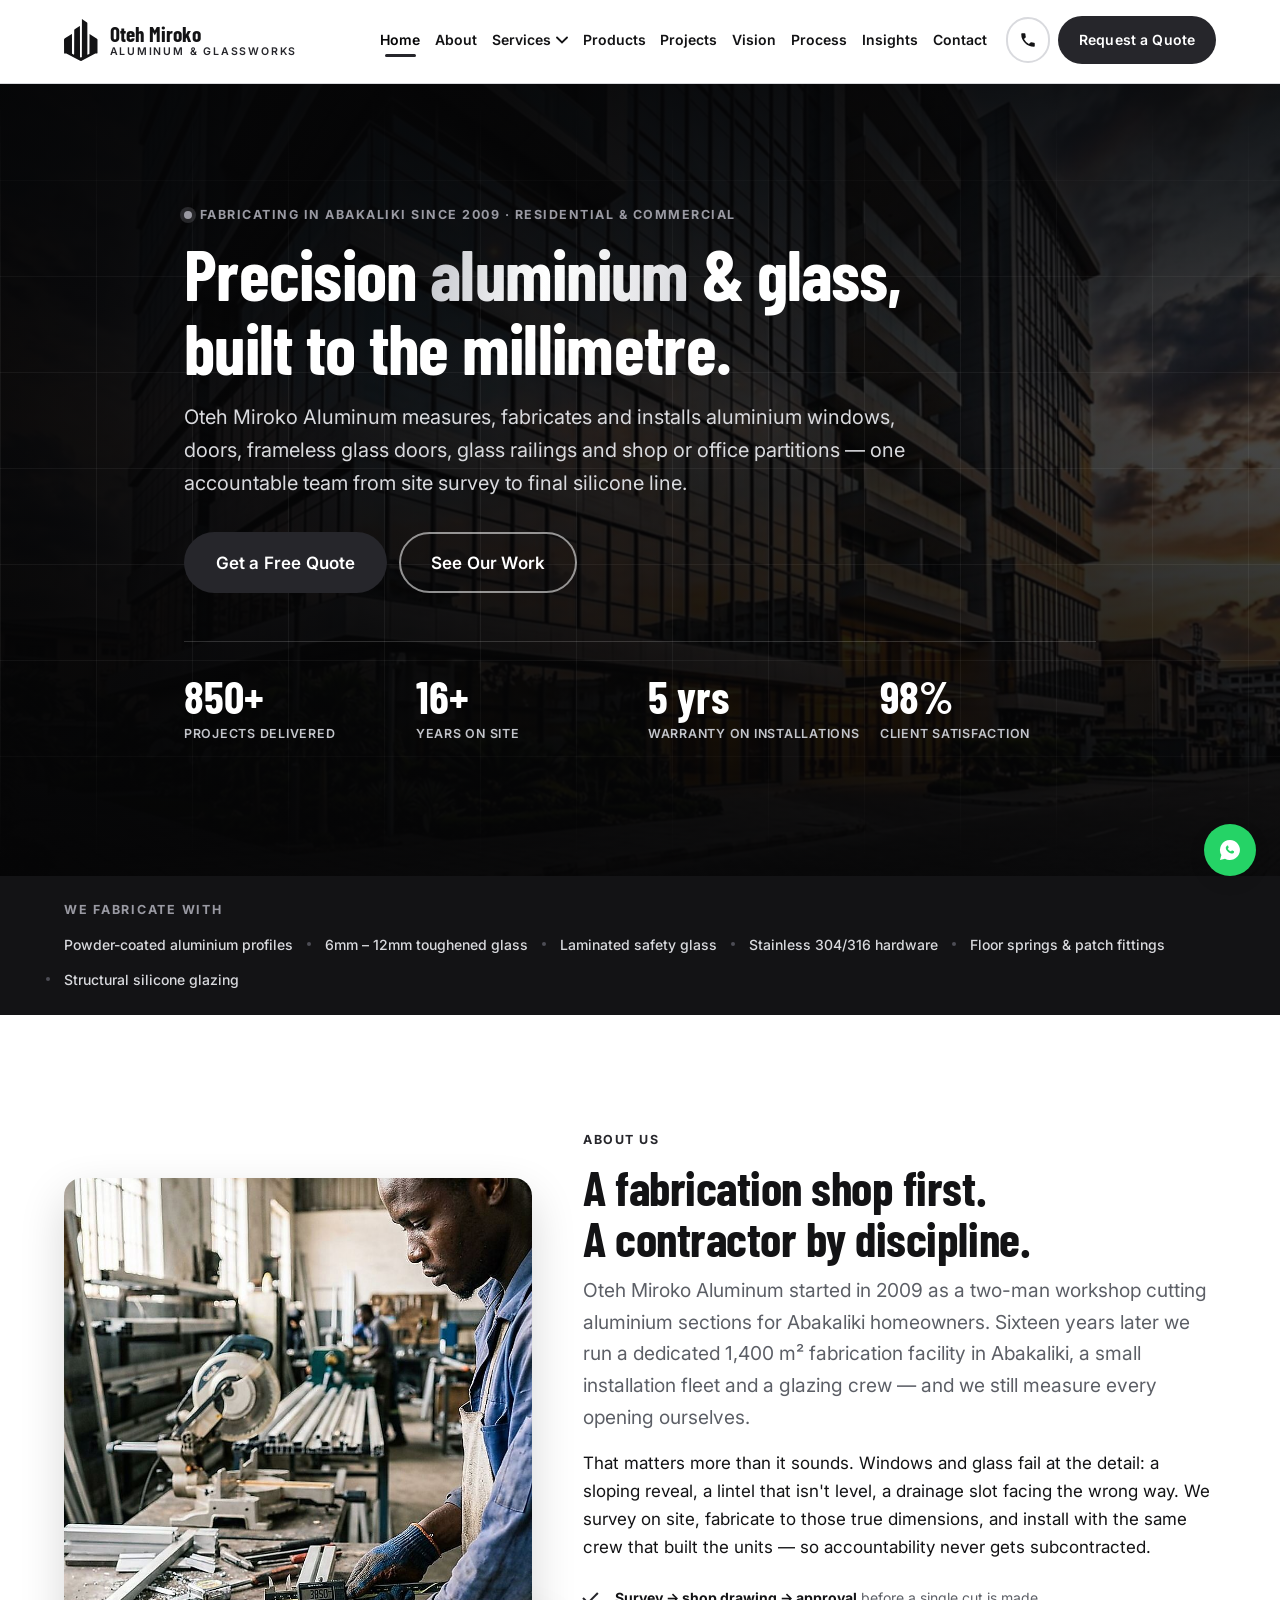
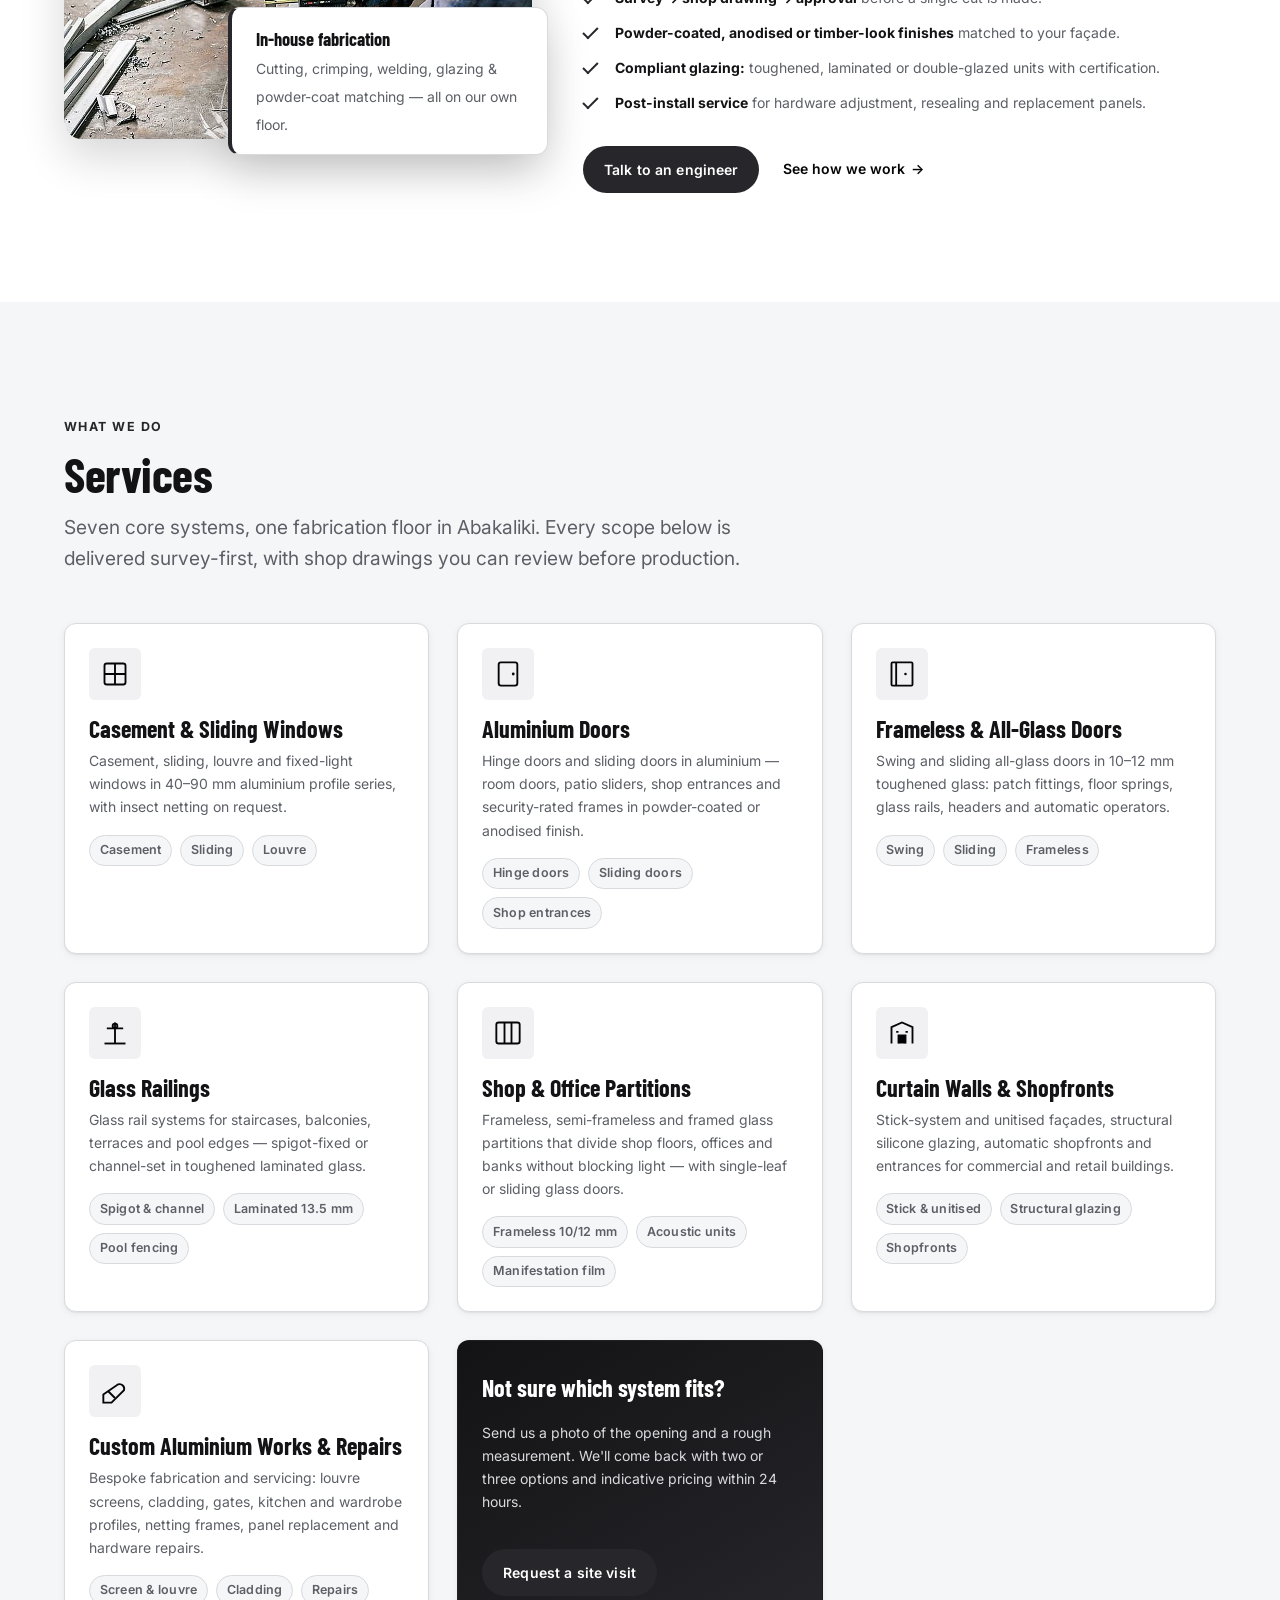
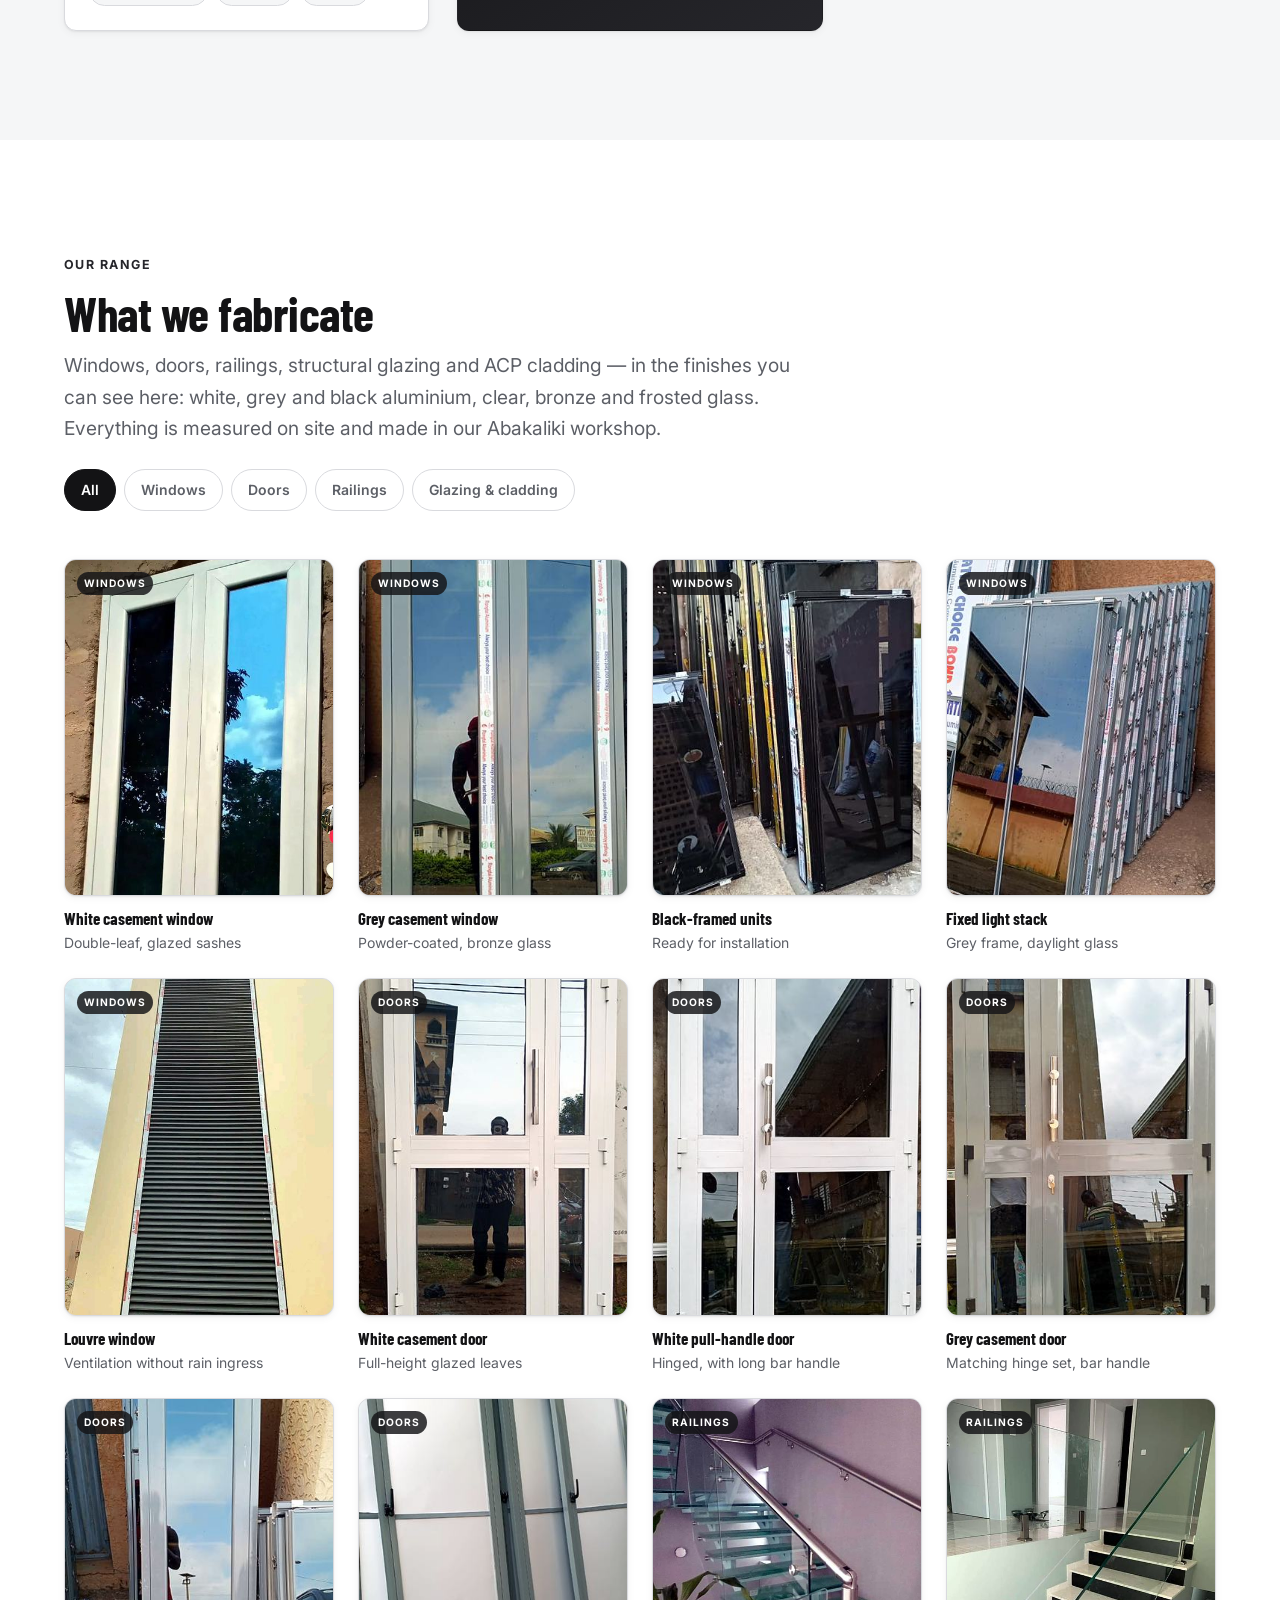
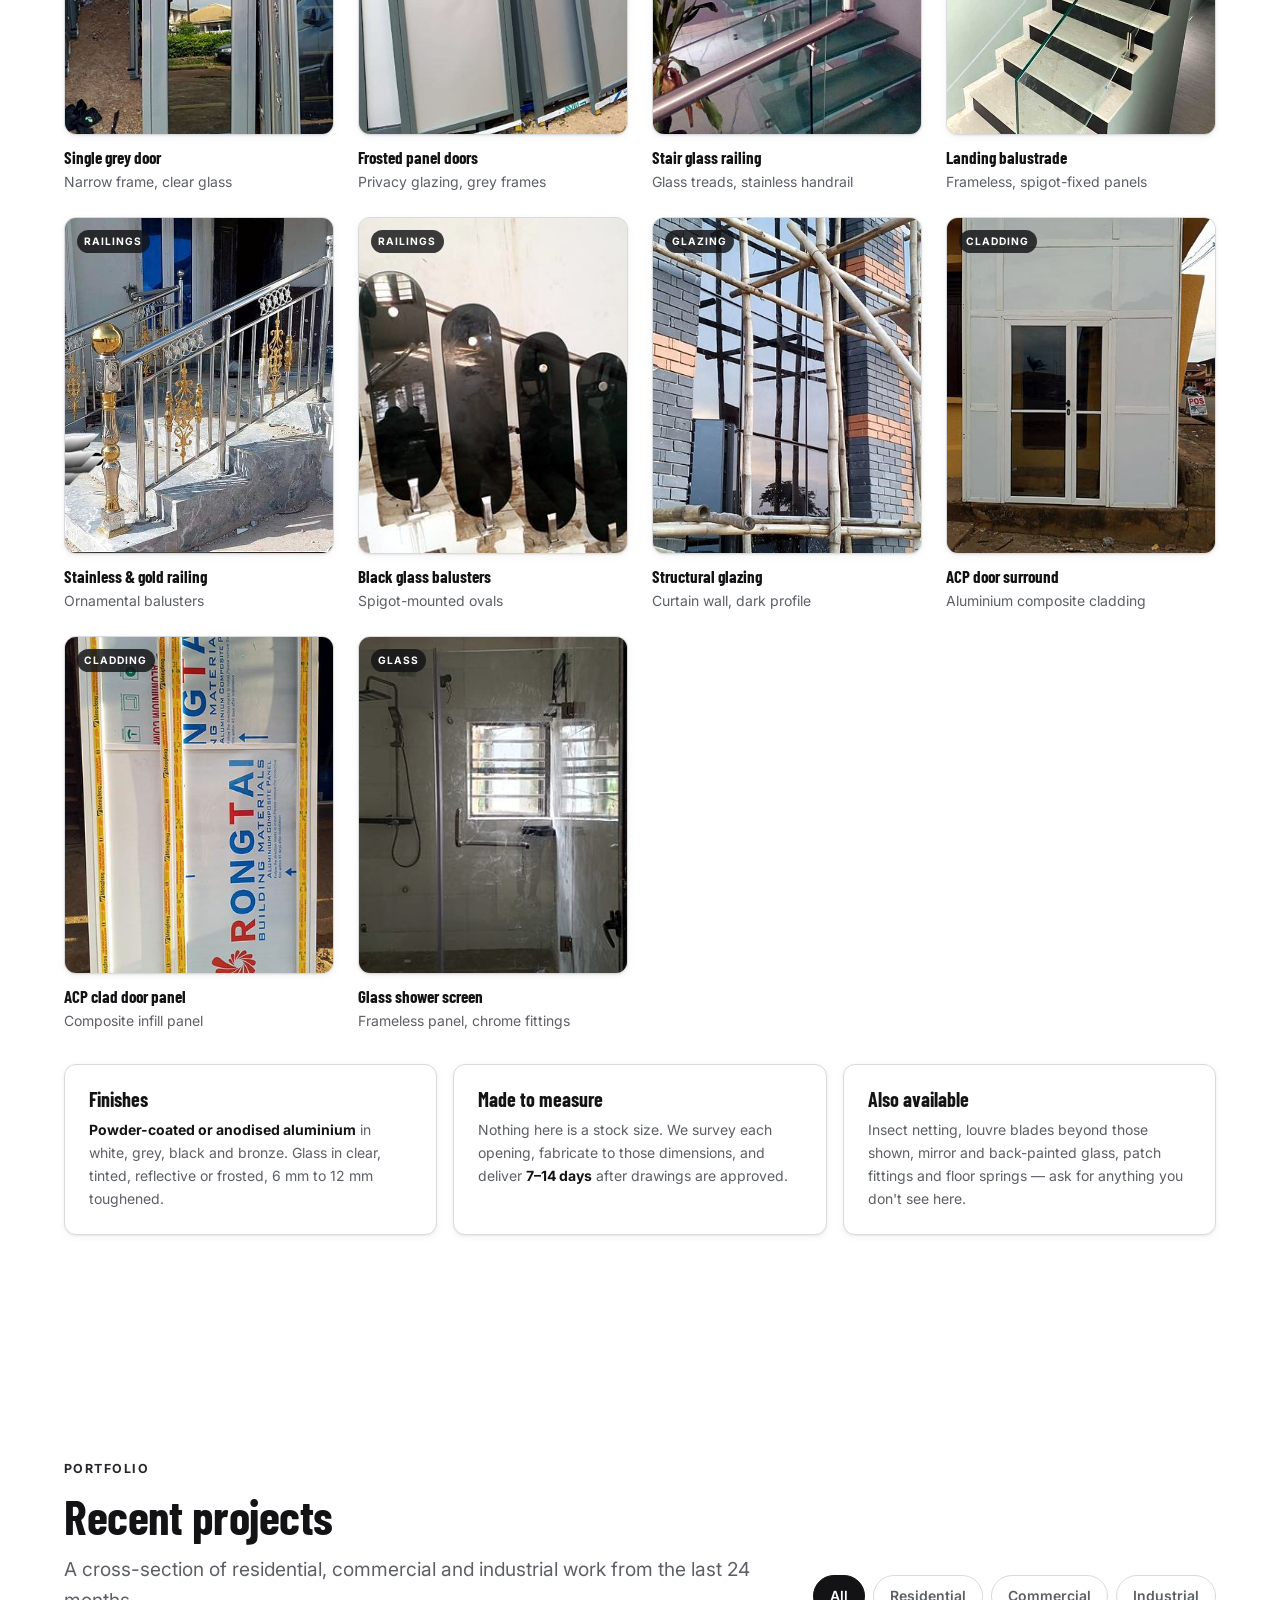
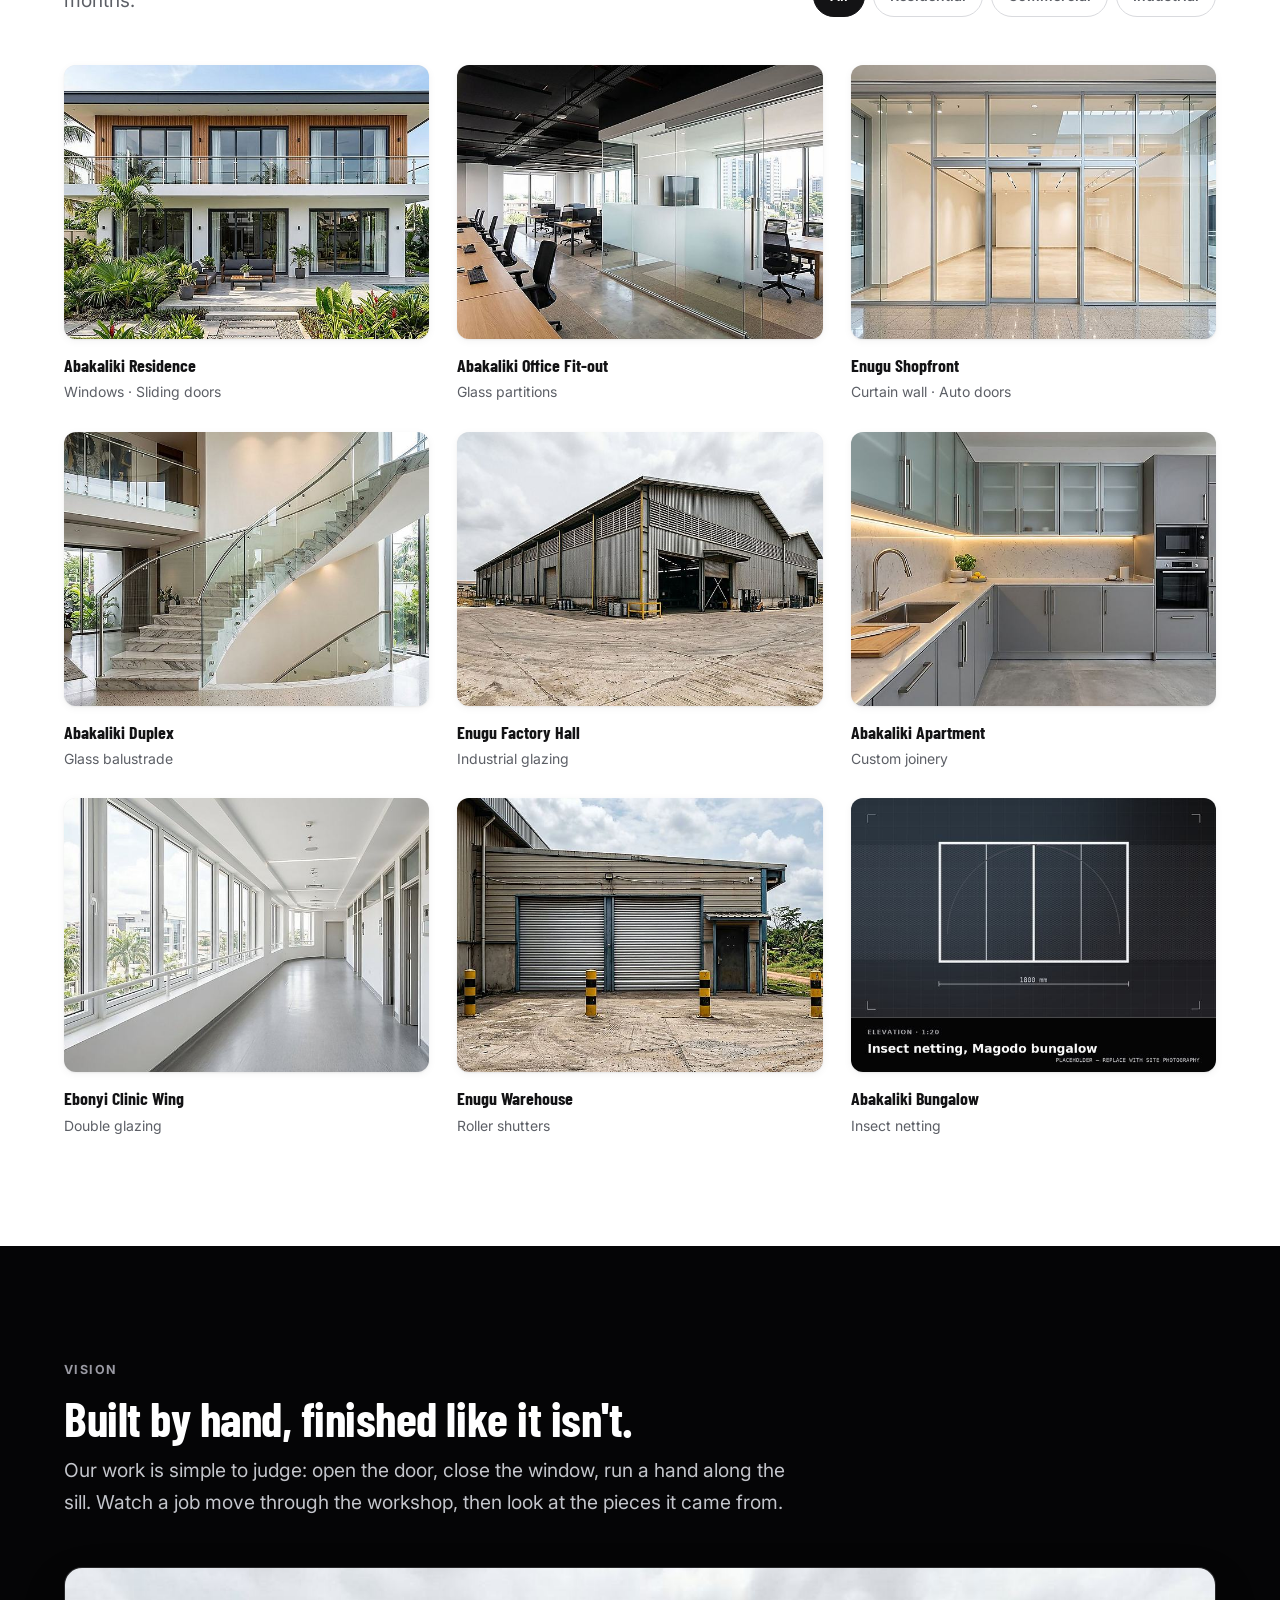
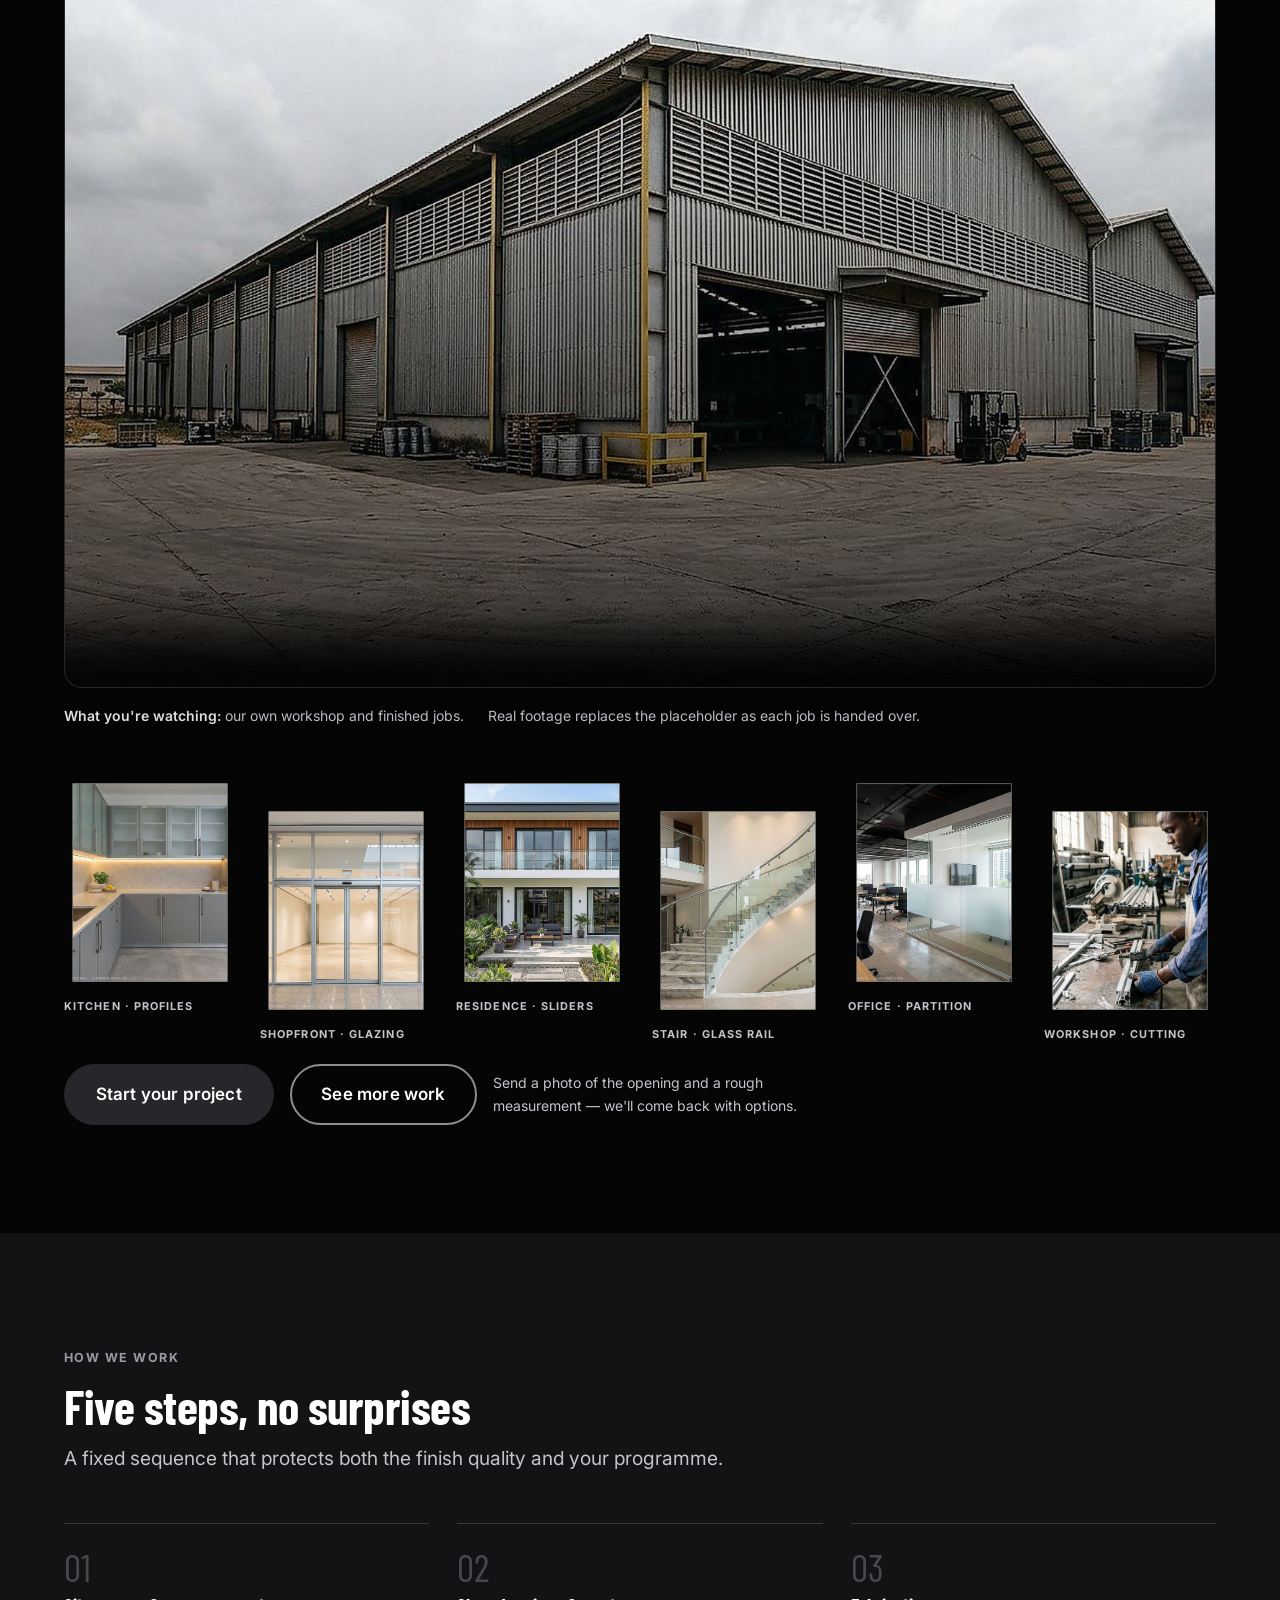
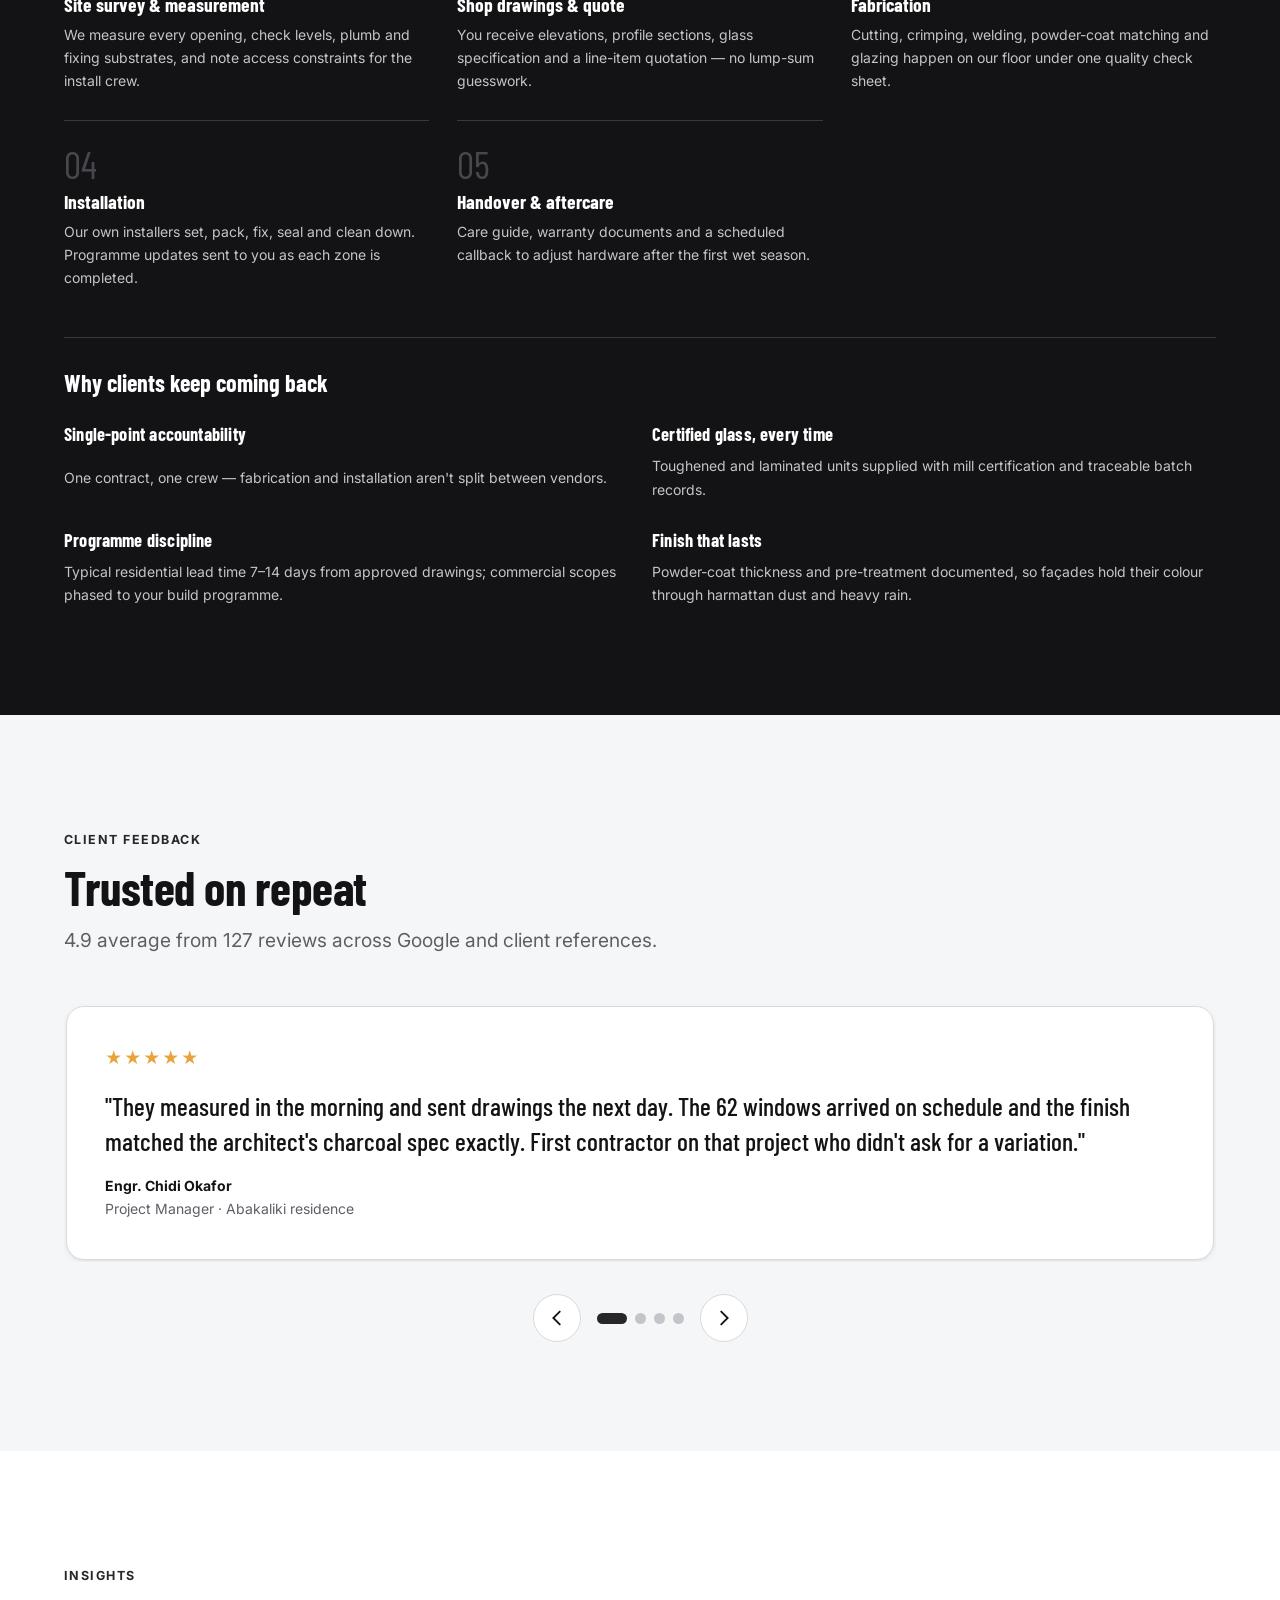
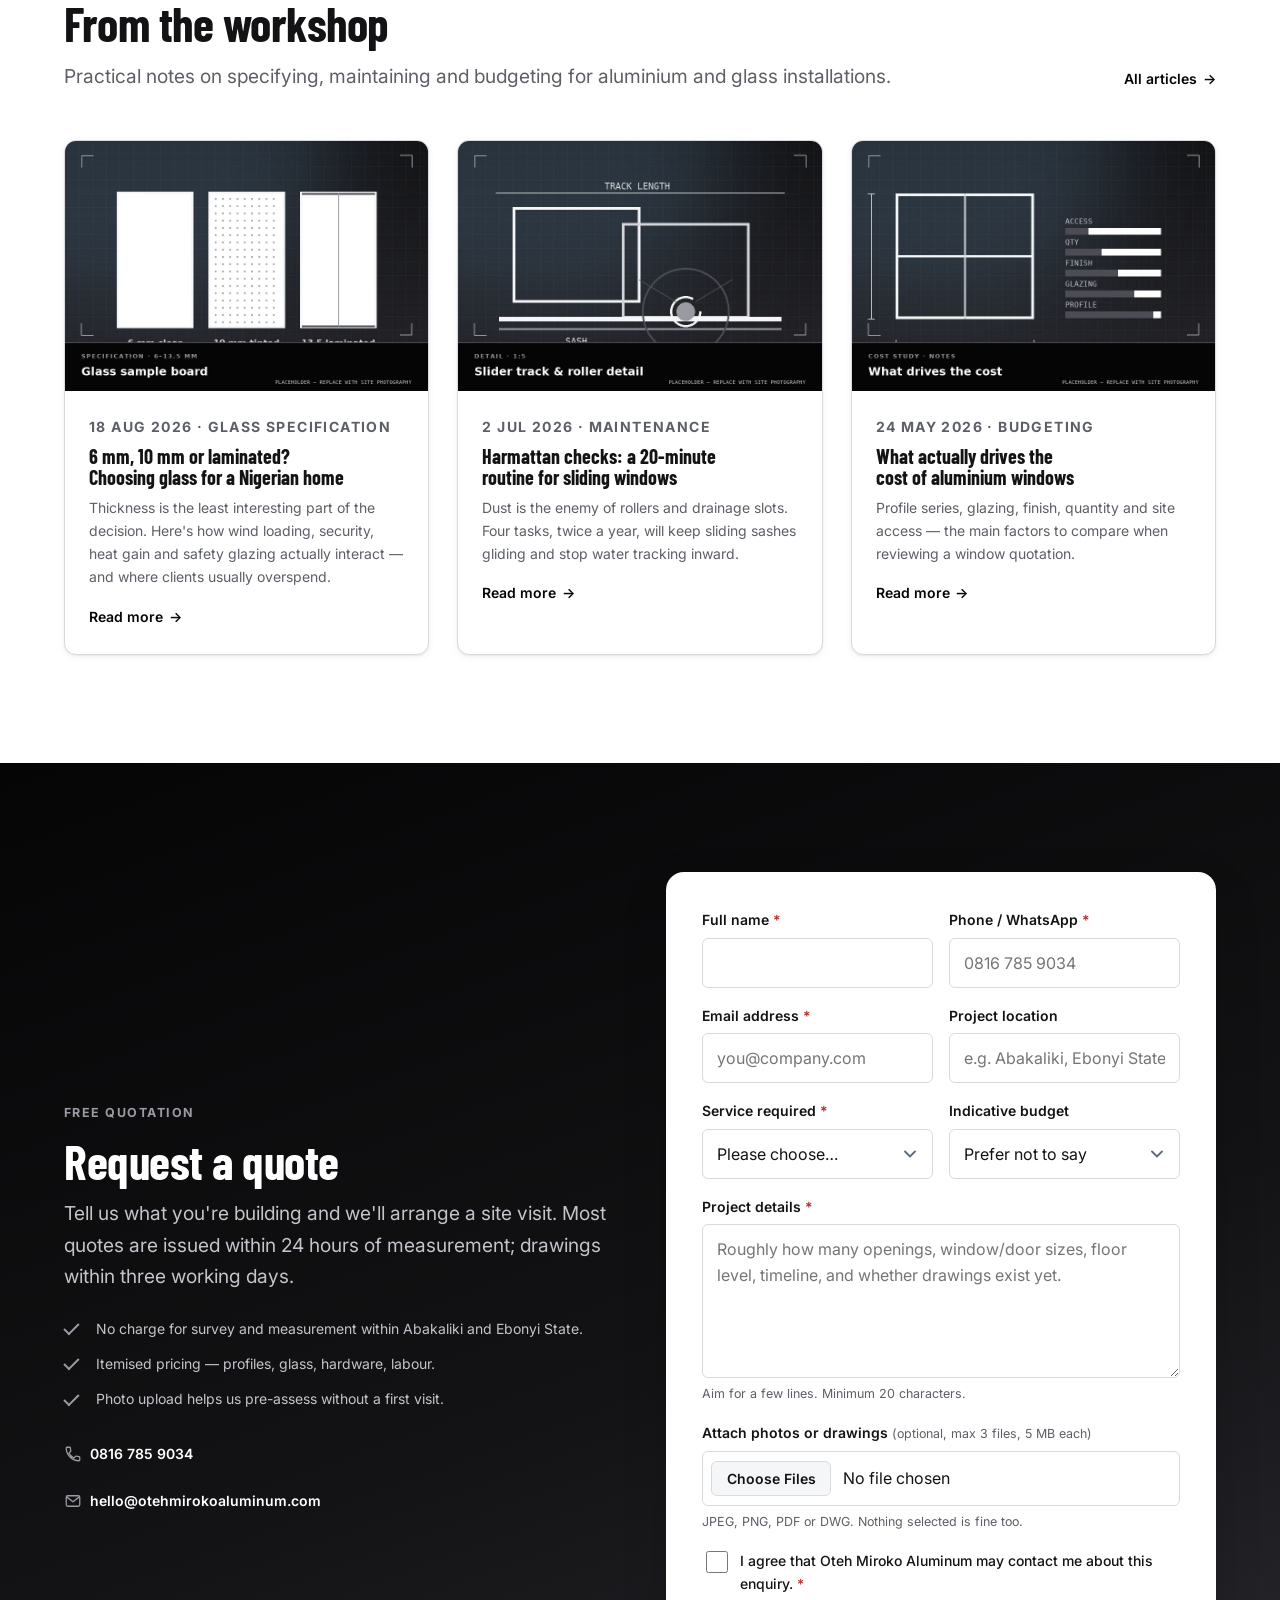
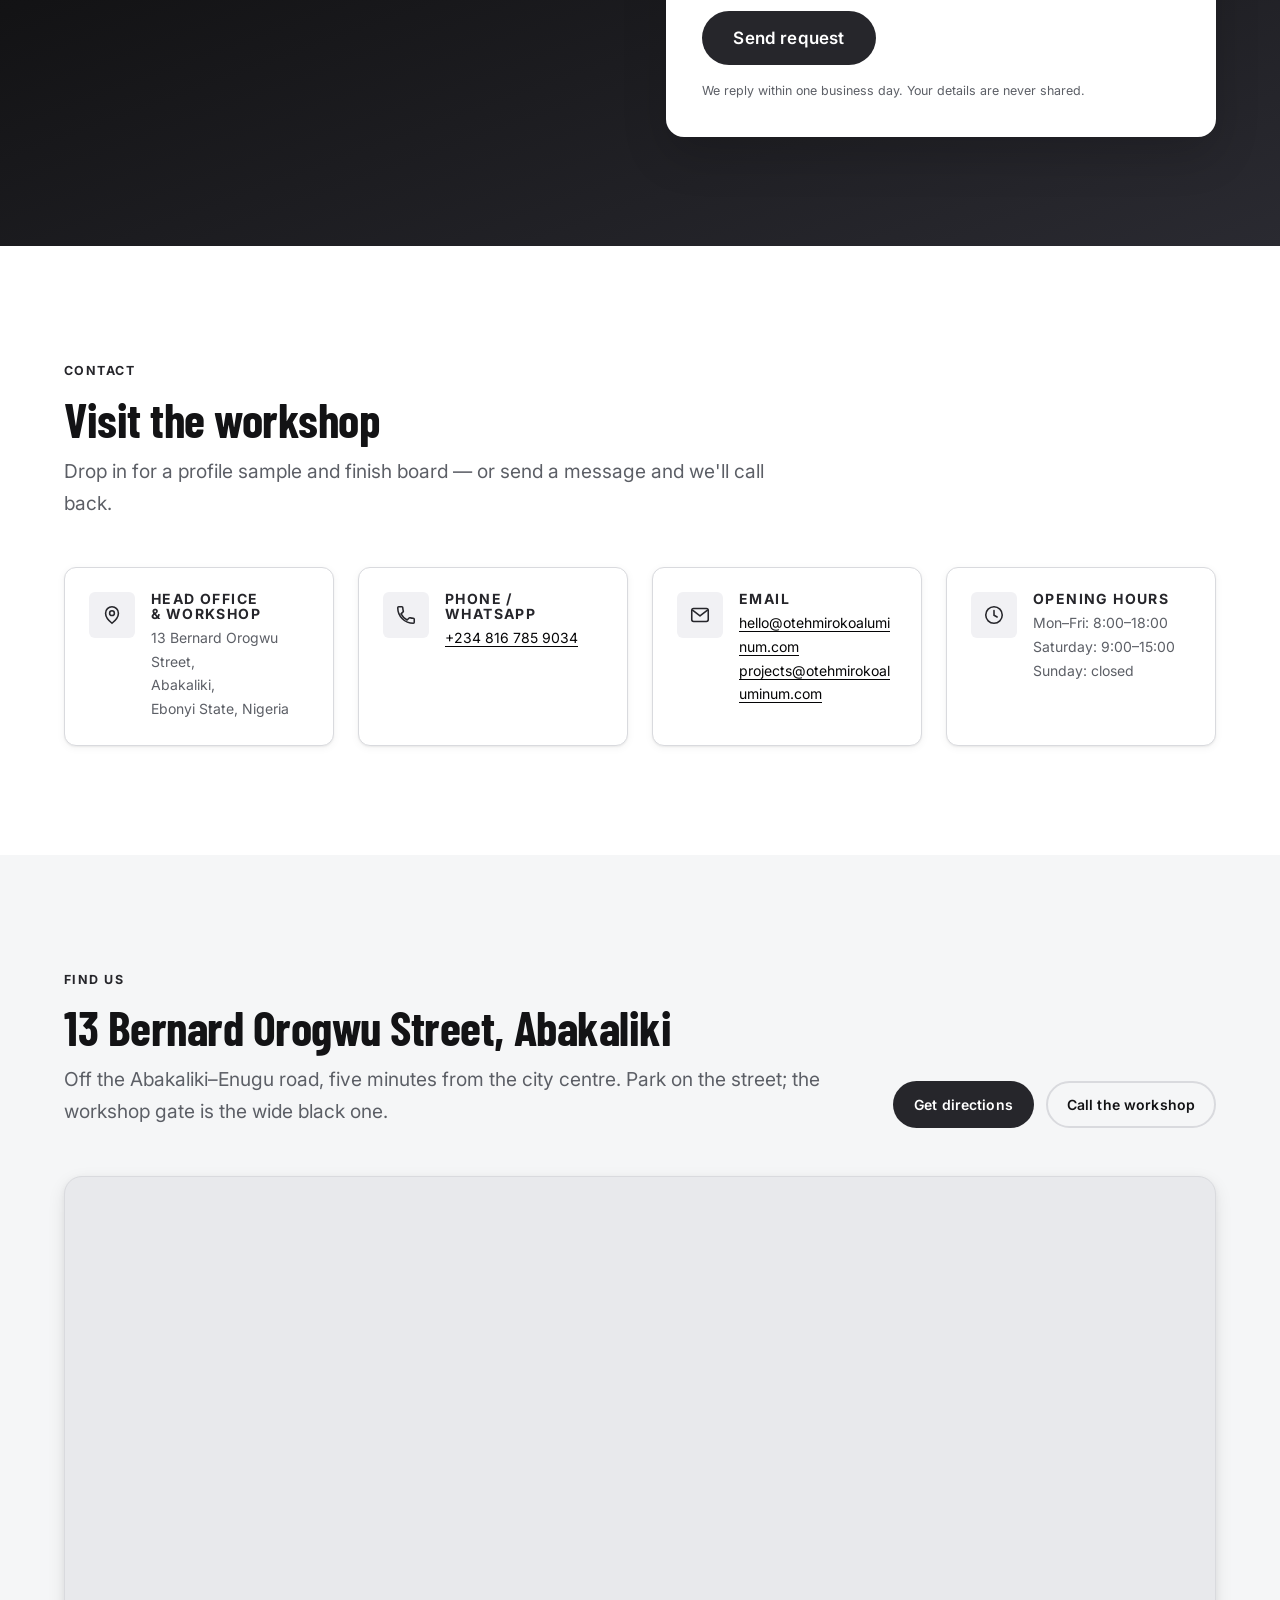
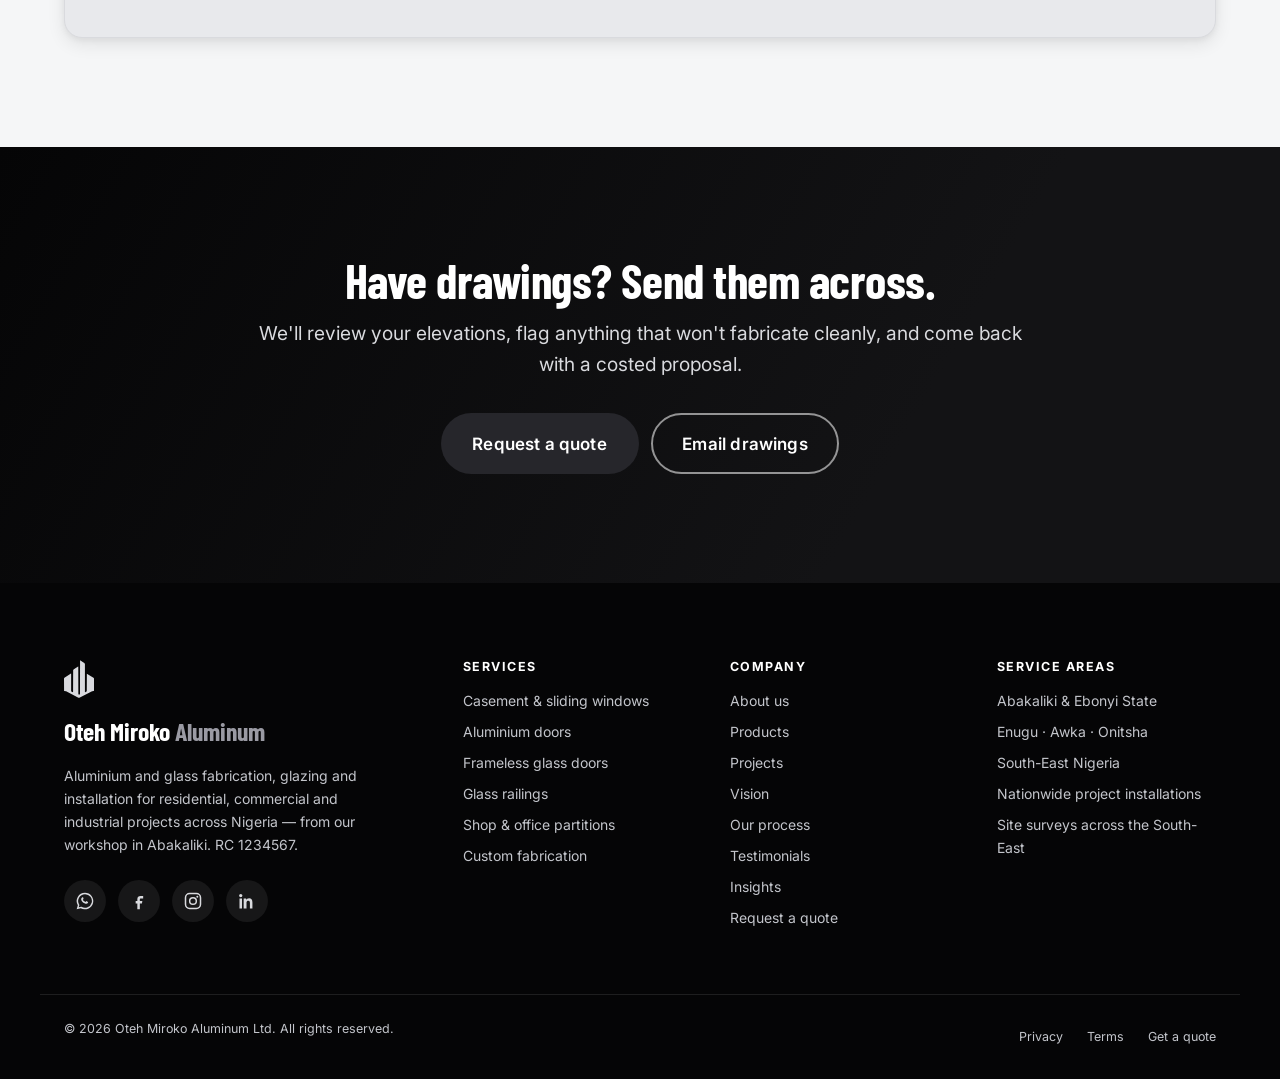
<file: index.html>
<!DOCTYPE html>
<html lang="en">
<head>
<meta charset="utf-8">
<meta name="viewport" content="width=device-width, initial-scale=1">

<!-- ============================================================
     SEO — Primary meta
     ============================================================ -->
<title>Oteh Miroko Aluminum | Aluminium &amp; Glass Works in Abakaliki, Nigeria</title>
<meta name="description" content="Oteh Miroko Aluminum fabricates and installs casement and sliding windows, aluminium doors, frameless glass doors, glass railings and shop or office partitions in Abakaliki, Ebonyi State and across Nigeria. Free site measurement and quotation.">
<meta name="keywords" content="aluminium windows Abakaliki, glass works Ebonyi State, sliding windows and doors, casement windows, hinge doors, frameless glass doors, swing and sliding glass doors, glass railing, shop and office partitions, aluminium fabrication Nigeria">
<meta name="author" content="Oteh Miroko Aluminum">
<meta name="theme-color" content="#131315">
<link rel="canonical" href="https://www.otehmirokoaluminum.com/">

<!-- Open Graph / Twitter cards (rich link previews) -->
<meta property="og:type" content="website">
<meta property="og:site_name" content="Oteh Miroko Aluminum">
<meta property="og:title" content="Oteh Miroko Aluminum | Aluminium &amp; Glass Works, Abakaliki">
<meta property="og:description" content="Casement and sliding windows, aluminium doors, frameless glass doors, glass railings and shop or office partitions — fabricated and installed from our Abakaliki workshop.">
<meta property="og:url" content="https://www.otehmirokoaluminum.com/">
<meta property="og:image" content="https://www.otehmirokoaluminum.com/images/og-cover.jpg">
<meta property="og:image:alt" content="Oteh Miroko Aluminum — aluminium and glass works, Abakaliki, Ebonyi State">
<meta name="twitter:card" content="summary_large_image">

<!-- Icons — generated by tools/build_brand_assets.py -->
<link rel="icon" href="images/favicon.ico" sizes="any">
<link rel="icon" href="images/favicon.svg" type="image/svg+xml">
<link rel="apple-touch-icon" href="images/apple-touch-icon.png">

<!-- Fonts: preconnect first so the handshake overlaps parsing, then load.
     font-display=swap keeps text readable while webfonts arrive. -->
<link rel="preconnect" href="https://fonts.googleapis.com">
<link rel="preconnect" href="https://fonts.gstatic.com" crossorigin>
<link rel="stylesheet" href="https://fonts.googleapis.com/css2?family=Barlow+Condensed:wght@500;600;700&family=Inter:wght@400;500;600;700&display=swap">

<!-- Stylesheets.  NOTE: if you open this file directly from disk (file://)
     the browser may block these. Serve it over http:// instead — see README. -->
<link rel="stylesheet" href="css/styles.css">

<!-- Tiny inline script: flags that JS is available BEFORE first paint, so the
     reveal-on-scroll styles can be "armed" without ever hiding content from
     no-JS visitors or crawlers. Kept inline and ~100 bytes on purpose. -->
<script>document.documentElement.classList.add('js-ready');</script>

<!-- Structured data: helps Google build a rich local-business result.
     Replace phone/email/geo/openingHours with the client's real values. -->
<script type="application/ld+json">
{
  "@context": "https://schema.org",
  "@type": "LocalBusiness",
  "@id": "https://www.otehmirokoaluminum.com/#business",
  "name": "Oteh Miroko Aluminum",
  "description": "Aluminium and glass fabrication and installation: casement and sliding windows, aluminium doors, frameless glass doors, glass railings, shop and office partitions, and custom aluminium works.",
  "url": "https://www.otehmirokoaluminum.com/",
  "telephone": "+234-816-785-9034",
  "email": "hello@otehmirokoaluminum.com",
  "image": "https://www.otehmirokoaluminum.com/images/og-cover.jpg",
  "logo": "https://www.otehmirokoaluminum.com/images/logo.png",
  "priceRange": "₦₦",
  "address": {
    "@type": "PostalAddress",
    "streetAddress": "13 Bernard Orogwu Street",
    "addressLocality": "Abakaliki",
    "addressRegion": "Ebonyi State",
    "addressCountry": "NG"
  },
  "geo": { "@type": "GeoCoordinates", "latitude": 6.3249, "longitude": 8.1135 },
  "openingHoursSpecification": [{
    "@type": "OpeningHoursSpecification",
    "dayOfWeek": ["Monday","Tuesday","Wednesday","Thursday","Friday"],
    "opens": "08:00", "closes": "18:00"
  },{
    "@type": "OpeningHoursSpecification",
    "dayOfWeek": ["Saturday"],
    "opens": "09:00", "closes": "15:00"
  }],
  "areaServed": ["Abakaliki","Ebonyi State","Enugu","Awka","Onitsha","South-East Nigeria","Nigeria"],
  "hasOfferCatalog": {
    "@type": "OfferCatalog",
    "name": "Aluminium &amp; Glass Services",
    "itemListElement": [
      { "@type": "Offer", "itemOffered": { "@type": "Service", "name": "Casement and sliding aluminium windows" } },
      { "@type": "Offer", "itemOffered": { "@type": "Service", "name": "Aluminium doors — hinge and sliding" } },
      { "@type": "Offer", "itemOffered": { "@type": "Service", "name": "Frameless and all-glass doors, swing and sliding" } },
      { "@type": "Offer", "itemOffered": { "@type": "Service", "name": "Glass railings and balustrades" } },
      { "@type": "Offer", "itemOffered": { "@type": "Service", "name": "Shop and office glass partitions" } },
      { "@type": "Offer", "itemOffered": { "@type": "Service", "name": "Curtain walls and shopfronts" } },
      { "@type": "Offer", "itemOffered": { "@type": "Service", "name": "Custom aluminium fabrication and repairs" } }
    ]
  },
  "aggregateRating": { "@type": "AggregateRating", "ratingValue": "4.9", "reviewCount": "127" }
}
</script>
</head>

<body>
<!-- Keyboard users can jump straight past the navigation (WCAG 2.4.1) -->
<a class="skip-link" href="#main">Skip to main content</a>

<!-- ============================================================
     HEADER / NAVIGATION
     Sticky, with a mobile drawer. Note aria-expanded + aria-controls
     wiring so screen readers announce the drawer state.
     ============================================================ -->
<header class="site-header" id="siteHeader" data-scrolled="false">
  <div class="container header__inner">

    <a class="brand" href="#home" aria-label="Oteh Miroko Aluminum — home">
      <!-- Brand mark — generated from tools/logo_path.py; run tools/build_brand_assets.py to refresh -->
      <span class="brand__mark" aria-hidden="true">
        <svg viewBox="0 0 92.5 116" width="33.5" height="42" role="img" focusable="false">
          <path fill="currentColor" fill-rule="evenodd" d="M47.5 116 L44.5 115.5 L6.5 95.5 L0.25 95 L0 57 L0.5 55.25 L2.5 53.5 L21.5 41.25 L22 42 L22 95 L22.5 96.25 L27.5 98.5 L28 97 L28.25 30 L30.5 27.75 L43.5 19.5 L44 20 L44.25 105 L45.5 106 L48.5 105.75 L49.25 105 L49.5 0 L62.5 8.75 L63.75 10 L64.5 12 L64.5 98 L65.5 98.5 L70.25 96 L70.5 41.5 L92 55 L92.5 57 L92.5 94 L91.5 95.25 L86.5 95.5 Z"/>
        </svg>
      </span>
      <span class="brand__text">
        <strong>Oteh Miroko</strong>
        <span>Aluminum &amp; Glassworks</span>
      </span>
    </a>

    <nav class="nav" id="primaryNav" aria-label="Primary">
      <ul class="nav__list">
        <li><a class="nav__link" href="#home" aria-current="page">Home</a></li>
        <li><a class="nav__link" href="#about">About</a></li>
        <li class="nav__has-menu">
          <a class="nav__link" href="#services" aria-expanded="false" aria-controls="servicesMenu">
            Services <svg class="nav__chev" viewBox="0 0 12 8" width="12" height="8" aria-hidden="true"><path d="M1 1.5 6 6.5l5-5" fill="none" stroke="currentColor" stroke-width="1.8" stroke-linecap="round"/></svg>
          </a>
          <ul class="nav__menu" id="servicesMenu">
            <li><a href="#services">Casement &amp; sliding windows</a></li>
            <li><a href="#services">Aluminium doors</a></li>
            <li><a href="#services">Frameless &amp; all-glass doors</a></li>
            <li><a href="#services">Glass railings</a></li>
            <li><a href="#services">Shop &amp; office partitions</a></li>
            <li><a href="#services">Curtain walls &amp; shopfronts</a></li>
          </ul>
        </li>
        <li><a class="nav__link" href="#products">Products</a></li>
        <li><a class="nav__link" href="#projects">Projects</a></li>
        <li><a class="nav__link" href="#vision">Vision</a></li>
        <li><a class="nav__link" href="#process">Process</a></li>
        <li><a class="nav__link" href="#blog">Insights</a></li>
        <li><a class="nav__link" href="#contact">Contact</a></li>
      </ul>

      <div class="nav__cta">
        <a class="btn btn--ghost" href="tel:+2348167859034" aria-label="Call 0816 785 9034">
          <svg class="icon" viewBox="0 0 24 24" width="18" height="18" aria-hidden="true"><path d="M6.6 10.8a15.1 15.1 0 0 0 6.6 6.6l2.2-2.2a1 1 0 0 1 1-.24 11.4 11.4 0 0 0 3.6.58 1 1 0 0 1 1 1V20a1 1 0 0 1-1 1A17 17 0 0 1 3 4a1 1 0 0 1 1-1h3.5a1 1 0 0 1 1 1 11.4 11.4 0 0 0 .57 3.6 1 1 0 0 1-.25 1z" fill="currentColor"/></svg>
          <span>0816 785 9034</span>
        </a>
        <a class="btn btn--primary" href="#quote" data-cta="quote">Request a Quote</a>
      </div>
    </nav>

    <!-- Mobile drawer trigger -->
    <button class="nav-toggle" id="navToggle" type="button"
            aria-expanded="false" aria-controls="primaryNav" aria-label="Open navigation menu">
      <span class="nav-toggle__bars" aria-hidden="true"><i></i><i></i><i></i></span>
    </button>
  </div>
  <!-- Progress bar: shows reading/scroll position on long marketing pages -->
  <div class="scroll-progress" id="scrollProgress" aria-hidden="true"></div>
</header>

<main id="main">

  <!-- ============================================================
       1. HERO
       ============================================================ -->
  <section class="hero" id="home" aria-labelledby="heroTitle">
    <div class="hero__media" aria-hidden="true">
      <img src="images/hero-facade.jpg"
           srcset="images/hero-facade-960.jpg 960w, images/hero-facade.jpg 1920w"
           sizes="100vw"
           alt="" width="1920" height="1280" fetchpriority="high" decoding="async">
      <span class="hero__scrim"></span>
    </div>

    <div class="container hero__inner">
      <p class="eyebrow eyebrow--light">
        <span class="eyebrow__dot" aria-hidden="true"></span>
        Fabricating in Abakaliki since 2009 &middot; Residential &amp; Commercial
      </p>

      <h1 class="hero__title" id="heroTitle">
        Precision <span class="grad">aluminium</span> &amp; glass,<br>
        built to the millimetre.
      </h1>

      <p class="hero__lede">
        Oteh Miroko Aluminum measures, fabricates and installs aluminium windows, doors,
        frameless glass doors, glass railings and shop or office partitions — one
        accountable team from site survey to final silicone line.
      </p>

      <div class="hero__actions">
        <a class="btn btn--primary btn--lg" href="#quote" data-cta="quote">Get a Free Quote</a>
        <a class="btn btn--outline btn--lg" href="#projects">See Our Work</a>
      </div>

      <!-- Trust strip: real numbers beat adjectives -->
      <dl class="stats" aria-label="Company at a glance">
        <div class="stat"><dt>Projects delivered</dt><dd><span data-count-to="850" data-suffix="+">0</span></dd></div>
        <div class="stat"><dt>Years on site</dt><dd><span data-count-to="16" data-suffix="+">0</span></dd></div>
        <div class="stat"><dt>Warranty on installations</dt><dd><span data-count-to="5" data-suffix=" yrs">0</span></dd></div>
        <div class="stat"><dt>Client satisfaction</dt><dd><span data-count-to="98" data-suffix="%">0</span></dd></div>
      </dl>
    </div>

    <!-- Decorative: subtle mullion grid drawn in CSS -->
    <span class="hero__grid" aria-hidden="true"></span>
  </section>

  <!-- ============================================================
       2. MATERIAL / PARTNER STRIP
       ============================================================ -->
  <section class="strip" aria-label="Materials and systems we work with">
    <div class="container">
      <p class="strip__label">We fabricate with</p>
      <ul class="strip__list">
        <li>Powder-coated aluminium profiles</li>
        <li>6mm – 12mm toughened glass</li>
        <li>Laminated safety glass</li>
        <li>Stainless 304/316 hardware</li>
        <li>Floor springs &amp; patch fittings</li>
        <li>Structural silicone glazing</li>
      </ul>
    </div>
  </section>

  <!-- ============================================================
       3. ABOUT
       ============================================================ -->
  <section class="section" id="about" aria-labelledby="aboutTitle">
    <div class="container grid-2 grid-2--wide">

      <div class="about__media reveal">
        <img src="images/workshop-precision.jpg"
             alt="Fabricator measuring an aluminium profile with digital callipers inside the Oteh Miroko workshop"
             width="900" height="1120" loading="lazy" decoding="async">
        <!-- Floating credentials card -->
        <div class="badge-card">
          <strong>In-house fabrication</strong>
          <span>Cutting, crimping, welding, glazing &amp; powder-coat matching — all on our own floor.</span>
        </div>
      </div>

      <div class="about__copy reveal">
        <p class="eyebrow">About us</p>
        <h2 class="section__title" id="aboutTitle">A fabrication shop first.<br>A contractor by discipline.</h2>
        <p class="lede">
          Oteh Miroko Aluminum started in 2009 as a two-man workshop cutting aluminium
          sections for Abakaliki homeowners. Sixteen years later we run a dedicated
          1,400&nbsp;m² fabrication facility in Abakaliki, a small installation fleet and a glazing crew —
          and we still measure every opening ourselves.
        </p>
        <p>
          That matters more than it sounds. Windows and glass fail at the detail: a
          sloping reveal, a lintel that isn't level, a drainage slot facing the wrong way.
          We survey on site, fabricate to those true dimensions, and install with the same
          crew that built the units — so accountability never gets subcontracted.
        </p>

        <ul class="ticks">
          <li><strong>Survey → shop drawing → approval</strong> before a single cut is made.</li>
          <li><strong>Powder-coated, anodised or timber-look finishes</strong> matched to your façade.</li>
          <li><strong>Compliant glazing:</strong> toughened, laminated or double-glazed units with certification.</li>
          <li><strong>Post-install service</strong> for hardware adjustment, resealing and replacement panels.</li>
        </ul>

        <div class="about__actions">
          <a class="btn btn--primary" href="#contact">Talk to an engineer</a>
          <a class="link-arrow" href="#process">See how we work <span aria-hidden="true">→</span></a>
        </div>
      </div>
    </div>
  </section>

  <!-- ============================================================
       4. SERVICES
       ============================================================ -->
  <section class="section section--tint" id="services" aria-labelledby="servicesTitle">
    <div class="container">
      <header class="section__head reveal">
        <p class="eyebrow">What we do</p>
        <h2 class="section__title" id="servicesTitle">Services</h2>
        <p class="section__lede">
          Seven core systems, one fabrication floor in Abakaliki. Every scope below is
          delivered survey-first, with shop drawings you can review before production.
        </p>
      </header>

      <ul class="cards" role="list">

        <!-- Each card is a self-contained scope; icon is decorative SVG -->
        <li class="card reveal">
          <span class="card__icon" aria-hidden="true">
            <svg viewBox="0 0 24 24" width="28" height="28"><rect x="3" y="3" width="18" height="18" rx="2" fill="none" stroke="currentColor" stroke-width="1.6"/><path d="M12 3v18M3 12h18" stroke="currentColor" stroke-width="1.6"/></svg>
          </span>
          <h3>Casement &amp; Sliding Windows</h3>
          <p>Casement, sliding, louvre and fixed-light windows in 40–90&nbsp;mm aluminium profile series, with insect netting on request.</p>
          <ul class="card__meta"><li>Casement</li><li>Sliding</li><li>Louvre</li></ul>
        </li>

        <li class="card reveal">
          <span class="card__icon" aria-hidden="true">
            <svg viewBox="0 0 24 24" width="28" height="28"><rect x="4" y="2" width="16" height="20" rx="2" fill="none" stroke="currentColor" stroke-width="1.6"/><circle cx="16.5" cy="12" r="1.2" fill="currentColor"/></svg>
          </span>
          <h3>Aluminium Doors</h3>
          <p>Hinge doors and sliding doors in aluminium — room doors, patio sliders, shop entrances and security-rated frames in powder-coated or anodised finish.</p>
          <ul class="card__meta"><li>Hinge doors</li><li>Sliding doors</li><li>Shop entrances</li></ul>
        </li>

        <li class="card reveal">
          <span class="card__icon" aria-hidden="true">
            <svg viewBox="0 0 24 24" width="28" height="28"><rect x="3" y="2" width="18" height="20" rx="1" fill="none" stroke="currentColor" stroke-width="1.6"/><path d="M7 2v20" stroke="currentColor" stroke-width="1.6"/><circle cx="15" cy="12" r="1.1" fill="currentColor"/></svg>
          </span>
          <h3>Frameless &amp; All-Glass Doors</h3>
          <p>Swing and sliding all-glass doors in 10–12&nbsp;mm toughened glass: patch fittings, floor springs, glass rails, headers and automatic operators.</p>
          <ul class="card__meta"><li>Swing</li><li>Sliding</li><li>Frameless</li></ul>
        </li>

        <li class="card reveal">
          <span class="card__icon" aria-hidden="true">
            <svg viewBox="0 0 24 24" width="28" height="28"><path d="M12 3v18M5 8h14" stroke="currentColor" stroke-width="1.6"/><path d="M3 21h18" stroke="currentColor" stroke-width="1.6"/><circle cx="12" cy="6" r="2" fill="none" stroke="currentColor" stroke-width="1.6"/></svg>
          </span>
          <h3>Glass Railings</h3>
          <p>Glass rail systems for staircases, balconies, terraces and pool edges — spigot-fixed or channel-set in toughened laminated glass.</p>
          <ul class="card__meta"><li>Spigot &amp; channel</li><li>Laminated 13.5&nbsp;mm</li><li>Pool fencing</li></ul>
        </li>

        <li class="card reveal">
          <span class="card__icon" aria-hidden="true">
            <svg viewBox="0 0 24 24" width="28" height="28"><rect x="2" y="3" width="20" height="18" rx="2" fill="none" stroke="currentColor" stroke-width="1.6"/><path d="M9 3v18M15 3v18" stroke="currentColor" stroke-width="1.6"/></svg>
          </span>
          <h3>Shop &amp; Office Partitions</h3>
          <p>Frameless, semi-frameless and framed glass partitions that divide shop floors, offices and banks without blocking light — with single-leaf or sliding glass doors.</p>
          <ul class="card__meta"><li>Frameless 10/12&nbsp;mm</li><li>Acoustic units</li><li>Manifestation film</li></ul>
        </li>

        <li class="card reveal">
          <span class="card__icon" aria-hidden="true">
            <svg viewBox="0 0 24 24" width="28" height="28"><path d="M3 21V7l9-4 9 4v14" fill="none" stroke="currentColor" stroke-width="1.6"/><path d="M9 21v-7h6v7M7 11h2M15 11h2" stroke="currentColor" stroke-width="1.6"/></svg>
          </span>
          <h3>Curtain Walls &amp; Shopfronts</h3>
          <p>Stick-system and unitised façades, structural silicone glazing, automatic shopfronts and entrances for commercial and retail buildings.</p>
          <ul class="card__meta"><li>Stick &amp; unitised</li><li>Structural glazing</li><li>Shopfronts</li></ul>
        </li>

        <li class="card reveal">
          <span class="card__icon" aria-hidden="true">
            <svg viewBox="0 0 24 24" width="28" height="28"><path d="M14.7 6.3a4 4 0 0 1 5 5L9 22H2v-7z" fill="none" stroke="currentColor" stroke-width="1.6"/><path d="M6 12l6 6" stroke="currentColor" stroke-width="1.6"/></svg>
          </span>
          <h3>Custom Aluminium Works &amp; Repairs</h3>
          <p>Bespoke fabrication and servicing: louvre screens, cladding, gates, kitchen and wardrobe profiles, netting frames, panel replacement and hardware repairs.</p>
          <ul class="card__meta"><li>Screen &amp; louvre</li><li>Cladding</li><li>Repairs</li></ul>
        </li>

        <!-- CTA card doubles as a list item so the grid stays even -->
        <li class="card card--cta reveal">
          <h3>Not sure which system fits?</h3>
          <p>Send us a photo of the opening and a rough measurement. We'll come back with two or three options and indicative pricing within 24 hours.</p>
          <a class="btn btn--primary" href="#quote" data-cta="quote">Request a site visit</a>
        </li>
      </ul>
    </div>
  </section>


  <!-- ============================================================
       4b. PRODUCTS / RANGE
       Real installed work, photographed on site. The filter and the
       lightbox are the same modules the portfolio uses, so behaviour
       stays consistent across the page.
       ============================================================ -->
  <section class="section" id="products" aria-labelledby="productsTitle">
    <div class="container">
      <header class="section__head products__head reveal">
        <div>
          <p class="eyebrow">Our range</p>
          <h2 class="section__title" id="productsTitle">What we fabricate</h2>
          <p class="section__lede">
            Windows, doors, railings, structural glazing and ACP cladding —
            in the finishes you can see here: white, grey and black aluminium,
            clear, bronze and frosted glass.
            Everything is measured on site and made in our Abakaliki workshop.
          </p>
        </div>
        <!-- aria-pressed communicates the filter state to assistive tech -->
        <div class="filters" role="group" aria-label="Filter products by type">
          <button class="filter is-active" type="button" data-filter="all" aria-pressed="true">All</button>
          <button class="filter" type="button" data-filter="windows" aria-pressed="false">Windows</button>
          <button class="filter" type="button" data-filter="doors" aria-pressed="false">Doors</button>
          <button class="filter" type="button" data-filter="railings" aria-pressed="false">Railings</button>
          <button class="filter" type="button" data-filter="glazing" aria-pressed="false">Glazing &amp; cladding</button>
        </div>
      </header>

      <ul class="products" id="productsGrid" role="list">
        <li class="product gallery__item reveal" data-category="windows">
          <figure>
            <a class="product__frame gallery__link"
               href="images/products/win-white-casement.jpg"
               data-lightbox
               data-caption="White casement window — Double-leaf, glazed sashes. Supplied and installed by Oteh Miroko Aluminum.">
              <img src="images/products/thumbs/win-white-casement.jpg"
                   srcset="images/products/thumbs/win-white-casement.jpg 640w, images/products/win-white-casement.jpg 1200w"
                   sizes="(min-width: 68em) 22vw, (min-width: 40em) 30vw, 45vw"
                   alt="White aluminium casement window with two glazed leaves" width="640" height="800" loading="lazy" decoding="async">
              <span class="product__tag">Windows</span>
            </a>
            <figcaption>
              <strong>White casement window</strong>
              <span>Double-leaf, glazed sashes</span>
            </figcaption>
          </figure>
        </li>

        <li class="product gallery__item reveal" data-category="windows">
          <figure>
            <a class="product__frame gallery__link"
               href="images/products/win-grey-casement.jpg"
               data-lightbox
               data-caption="Grey casement window — Powder-coated, bronze glass. Supplied and installed by Oteh Miroko Aluminum.">
              <img src="images/products/thumbs/win-grey-casement.jpg"
                   srcset="images/products/thumbs/win-grey-casement.jpg 640w, images/products/win-grey-casement.jpg 1200w"
                   sizes="(min-width: 68em) 22vw, (min-width: 40em) 30vw, 45vw"
                   alt="Grey powder-coated aluminium casement window reflecting sky" width="640" height="800" loading="lazy" decoding="async">
              <span class="product__tag">Windows</span>
            </a>
            <figcaption>
              <strong>Grey casement window</strong>
              <span>Powder-coated, bronze glass</span>
            </figcaption>
          </figure>
        </li>

        <li class="product gallery__item reveal" data-category="windows">
          <figure>
            <a class="product__frame gallery__link"
               href="images/products/win-black-frames.jpg"
               data-lightbox
               data-caption="Black-framed units — Ready for installation. Supplied and installed by Oteh Miroko Aluminum.">
              <img src="images/products/thumbs/win-black-frames.jpg"
                   srcset="images/products/thumbs/win-black-frames.jpg 640w, images/products/win-black-frames.jpg 1200w"
                   sizes="(min-width: 68em) 22vw, (min-width: 40em) 30vw, 45vw"
                   alt="Stack of black aluminium window frames awaiting installation" width="640" height="800" loading="lazy" decoding="async">
              <span class="product__tag">Windows</span>
            </a>
            <figcaption>
              <strong>Black-framed units</strong>
              <span>Ready for installation</span>
            </figcaption>
          </figure>
        </li>

        <li class="product gallery__item reveal" data-category="windows">
          <figure>
            <a class="product__frame gallery__link"
               href="images/products/win-fixed-stack.jpg"
               data-lightbox
               data-caption="Fixed light stack — Grey frame, daylight glass. Supplied and installed by Oteh Miroko Aluminum.">
              <img src="images/products/thumbs/win-fixed-stack.jpg"
                   srcset="images/products/thumbs/win-fixed-stack.jpg 640w, images/products/win-fixed-stack.jpg 1200w"
                   sizes="(min-width: 68em) 22vw, (min-width: 40em) 30vw, 45vw"
                   alt="Tall grey aluminium framed window panels stacked with protective film" width="640" height="800" loading="lazy" decoding="async">
              <span class="product__tag">Windows</span>
            </a>
            <figcaption>
              <strong>Fixed light stack</strong>
              <span>Grey frame, daylight glass</span>
            </figcaption>
          </figure>
        </li>

        <li class="product gallery__item reveal" data-category="windows">
          <figure>
            <a class="product__frame gallery__link"
               href="images/products/win-louvre-tall.jpg"
               data-lightbox
               data-caption="Louvre window — Ventilation without rain ingress. Supplied and installed by Oteh Miroko Aluminum.">
              <img src="images/products/thumbs/win-louvre-tall.jpg"
                   srcset="images/products/thumbs/win-louvre-tall.jpg 640w, images/products/win-louvre-tall.jpg 1200w"
                   sizes="(min-width: 68em) 22vw, (min-width: 40em) 30vw, 45vw"
                   alt="Tall aluminium louvre window with horizontal blades in a wall opening" width="640" height="800" loading="lazy" decoding="async">
              <span class="product__tag">Windows</span>
            </a>
            <figcaption>
              <strong>Louvre window</strong>
              <span>Ventilation without rain ingress</span>
            </figcaption>
          </figure>
        </li>

        <li class="product gallery__item reveal" data-category="doors">
          <figure>
            <a class="product__frame gallery__link"
               href="images/products/door-white-casement.jpg"
               data-lightbox
               data-caption="White casement door — Full-height glazed leaves. Supplied and installed by Oteh Miroko Aluminum.">
              <img src="images/products/thumbs/door-white-casement.jpg"
                   srcset="images/products/thumbs/door-white-casement.jpg 640w, images/products/door-white-casement.jpg 1200w"
                   sizes="(min-width: 68em) 22vw, (min-width: 40em) 30vw, 45vw"
                   alt="White aluminium casement door pair with full-height glazing" width="640" height="800" loading="lazy" decoding="async">
              <span class="product__tag">Doors</span>
            </a>
            <figcaption>
              <strong>White casement door</strong>
              <span>Full-height glazed leaves</span>
            </figcaption>
          </figure>
        </li>

        <li class="product gallery__item reveal" data-category="doors">
          <figure>
            <a class="product__frame gallery__link"
               href="images/products/door-white-pull.jpg"
               data-lightbox
               data-caption="White pull-handle door — Hinged, with long bar handle. Supplied and installed by Oteh Miroko Aluminum.">
              <img src="images/products/thumbs/door-white-pull.jpg"
                   srcset="images/products/thumbs/door-white-pull.jpg 640w, images/products/door-white-pull.jpg 1200w"
                   sizes="(min-width: 68em) 22vw, (min-width: 40em) 30vw, 45vw"
                   alt="White aluminium door with tall bar pull handle and glazed panels" width="640" height="800" loading="lazy" decoding="async">
              <span class="product__tag">Doors</span>
            </a>
            <figcaption>
              <strong>White pull-handle door</strong>
              <span>Hinged, with long bar handle</span>
            </figcaption>
          </figure>
        </li>

        <li class="product gallery__item reveal" data-category="doors">
          <figure>
            <a class="product__frame gallery__link"
               href="images/products/door-grey-casement.jpg"
               data-lightbox
               data-caption="Grey casement door — Matching hinge set, bar handle. Supplied and installed by Oteh Miroko Aluminum.">
              <img src="images/products/thumbs/door-grey-casement.jpg"
                   srcset="images/products/thumbs/door-grey-casement.jpg 640w, images/products/door-grey-casement.jpg 1200w"
                   sizes="(min-width: 68em) 22vw, (min-width: 40em) 30vw, 45vw"
                   alt="Grey aluminium casement door with bar handle and clear glazing" width="640" height="800" loading="lazy" decoding="async">
              <span class="product__tag">Doors</span>
            </a>
            <figcaption>
              <strong>Grey casement door</strong>
              <span>Matching hinge set, bar handle</span>
            </figcaption>
          </figure>
        </li>

        <li class="product gallery__item reveal" data-category="doors">
          <figure>
            <a class="product__frame gallery__link"
               href="images/products/door-grey-single.jpg"
               data-lightbox
               data-caption="Single grey door — Narrow frame, clear glass. Supplied and installed by Oteh Miroko Aluminum.">
              <img src="images/products/thumbs/door-grey-single.jpg"
                   srcset="images/products/thumbs/door-grey-single.jpg 640w, images/products/door-grey-single.jpg 1200w"
                   sizes="(min-width: 68em) 22vw, (min-width: 40em) 30vw, 45vw"
                   alt="Single grey aluminium framed door standing against a wall" width="640" height="800" loading="lazy" decoding="async">
              <span class="product__tag">Doors</span>
            </a>
            <figcaption>
              <strong>Single grey door</strong>
              <span>Narrow frame, clear glass</span>
            </figcaption>
          </figure>
        </li>

        <li class="product gallery__item reveal" data-category="doors">
          <figure>
            <a class="product__frame gallery__link"
               href="images/products/door-frosted-panels.jpg"
               data-lightbox
               data-caption="Frosted panel doors — Privacy glazing, grey frames. Supplied and installed by Oteh Miroko Aluminum.">
              <img src="images/products/thumbs/door-frosted-panels.jpg"
                   srcset="images/products/thumbs/door-frosted-panels.jpg 640w, images/products/door-frosted-panels.jpg 1200w"
                   sizes="(min-width: 68em) 22vw, (min-width: 40em) 30vw, 45vw"
                   alt="Three grey aluminium doors with frosted glass panels" width="640" height="800" loading="lazy" decoding="async">
              <span class="product__tag">Doors</span>
            </a>
            <figcaption>
              <strong>Frosted panel doors</strong>
              <span>Privacy glazing, grey frames</span>
            </figcaption>
          </figure>
        </li>

        <li class="product gallery__item reveal" data-category="railings">
          <figure>
            <a class="product__frame gallery__link"
               href="images/products/rail-stair-glass.jpg"
               data-lightbox
               data-caption="Stair glass railing — Glass treads, stainless handrail. Supplied and installed by Oteh Miroko Aluminum.">
              <img src="images/products/thumbs/rail-stair-glass.jpg"
                   srcset="images/products/thumbs/rail-stair-glass.jpg 640w, images/products/rail-stair-glass.jpg 1200w"
                   sizes="(min-width: 68em) 22vw, (min-width: 40em) 30vw, 45vw"
                   alt="Frameless glass staircase with stainless steel handrail" width="640" height="800" loading="lazy" decoding="async">
              <span class="product__tag">Railings</span>
            </a>
            <figcaption>
              <strong>Stair glass railing</strong>
              <span>Glass treads, stainless handrail</span>
            </figcaption>
          </figure>
        </li>

        <li class="product gallery__item reveal" data-category="railings">
          <figure>
            <a class="product__frame gallery__link"
               href="images/products/rail-landing-glass.jpg"
               data-lightbox
               data-caption="Landing balustrade — Frameless, spigot-fixed panels. Supplied and installed by Oteh Miroko Aluminum.">
              <img src="images/products/thumbs/rail-landing-glass.jpg"
                   srcset="images/products/thumbs/rail-landing-glass.jpg 640w, images/products/rail-landing-glass.jpg 1200w"
                   sizes="(min-width: 68em) 22vw, (min-width: 40em) 30vw, 45vw"
                   alt="Frameless glass balustrade on a staircase landing with spigot fixings" width="640" height="800" loading="lazy" decoding="async">
              <span class="product__tag">Railings</span>
            </a>
            <figcaption>
              <strong>Landing balustrade</strong>
              <span>Frameless, spigot-fixed panels</span>
            </figcaption>
          </figure>
        </li>

        <li class="product gallery__item reveal" data-category="railings">
          <figure>
            <a class="product__frame gallery__link"
               href="images/products/rail-stainless-gold.jpg"
               data-lightbox
               data-caption="Stainless & gold railing — Ornamental balusters. Supplied and installed by Oteh Miroko Aluminum.">
              <img src="images/products/thumbs/rail-stainless-gold.jpg"
                   srcset="images/products/thumbs/rail-stainless-gold.jpg 640w, images/products/rail-stainless-gold.jpg 1200w"
                   sizes="(min-width: 68em) 22vw, (min-width: 40em) 30vw, 45vw"
                   alt="Polished stainless steel staircase railing with gold ornamental balusters" width="640" height="800" loading="lazy" decoding="async">
              <span class="product__tag">Railings</span>
            </a>
            <figcaption>
              <strong>Stainless & gold railing</strong>
              <span>Ornamental balusters</span>
            </figcaption>
          </figure>
        </li>

        <li class="product gallery__item reveal" data-category="railings">
          <figure>
            <a class="product__frame gallery__link"
               href="images/products/rail-black-glass.jpg"
               data-lightbox
               data-caption="Black glass balusters — Spigot-mounted ovals. Supplied and installed by Oteh Miroko Aluminum.">
              <img src="images/products/thumbs/rail-black-glass.jpg"
                   srcset="images/products/thumbs/rail-black-glass.jpg 640w, images/products/rail-black-glass.jpg 1200w"
                   sizes="(min-width: 68em) 22vw, (min-width: 40em) 30vw, 45vw"
                   alt="Black glass oval baluster panels fixed with stainless spigots along a stair" width="640" height="800" loading="lazy" decoding="async">
              <span class="product__tag">Railings</span>
            </a>
            <figcaption>
              <strong>Black glass balusters</strong>
              <span>Spigot-mounted ovals</span>
            </figcaption>
          </figure>
        </li>

        <li class="product gallery__item reveal" data-category="glazing">
          <figure>
            <a class="product__frame gallery__link"
               href="images/products/shop-structural-glazing.jpg"
               data-lightbox
               data-caption="Structural glazing — Curtain wall, dark profile. Supplied and installed by Oteh Miroko Aluminum.">
              <img src="images/products/thumbs/shop-structural-glazing.jpg"
                   srcset="images/products/thumbs/shop-structural-glazing.jpg 640w, images/products/shop-structural-glazing.jpg 1200w"
                   sizes="(min-width: 68em) 22vw, (min-width: 40em) 30vw, 45vw"
                   alt="Large structural glass curtain wall being installed behind bamboo scaffolding" width="640" height="800" loading="lazy" decoding="async">
              <span class="product__tag">Glazing</span>
            </a>
            <figcaption>
              <strong>Structural glazing</strong>
              <span>Curtain wall, dark profile</span>
            </figcaption>
          </figure>
        </li>

        <li class="product gallery__item reveal" data-category="glazing">
          <figure>
            <a class="product__frame gallery__link"
               href="images/products/shop-acp-entrance.jpg"
               data-lightbox
               data-caption="ACP door surround — Aluminium composite cladding. Supplied and installed by Oteh Miroko Aluminum.">
              <img src="images/products/thumbs/shop-acp-entrance.jpg"
                   srcset="images/products/thumbs/shop-acp-entrance.jpg 640w, images/products/shop-acp-entrance.jpg 1200w"
                   sizes="(min-width: 68em) 22vw, (min-width: 40em) 30vw, 45vw"
                   alt="Shop front with white aluminium composite panel cladding around a glazed door" width="640" height="800" loading="lazy" decoding="async">
              <span class="product__tag">Cladding</span>
            </a>
            <figcaption>
              <strong>ACP door surround</strong>
              <span>Aluminium composite cladding</span>
            </figcaption>
          </figure>
        </li>

        <li class="product gallery__item reveal" data-category="glazing">
          <figure>
            <a class="product__frame gallery__link"
               href="images/products/clad-acp-door.jpg"
               data-lightbox
               data-caption="ACP clad door panel — Composite infill panel. Supplied and installed by Oteh Miroko Aluminum.">
              <img src="images/products/thumbs/clad-acp-door.jpg"
                   srcset="images/products/thumbs/clad-acp-door.jpg 640w, images/products/clad-acp-door.jpg 1200w"
                   sizes="(min-width: 68em) 22vw, (min-width: 40em) 30vw, 45vw"
                   alt="Aluminium door leaf with composite panel cladding and protective film" width="640" height="800" loading="lazy" decoding="async">
              <span class="product__tag">Cladding</span>
            </a>
            <figcaption>
              <strong>ACP clad door panel</strong>
              <span>Composite infill panel</span>
            </figcaption>
          </figure>
        </li>

        <li class="product gallery__item reveal" data-category="glazing">
          <figure>
            <a class="product__frame gallery__link"
               href="images/products/glass-shower-panel.jpg"
               data-lightbox
               data-caption="Glass shower screen — Frameless panel, chrome fittings. Supplied and installed by Oteh Miroko Aluminum.">
              <img src="images/products/thumbs/glass-shower-panel.jpg"
                   srcset="images/products/thumbs/glass-shower-panel.jpg 640w, images/products/glass-shower-panel.jpg 1200w"
                   sizes="(min-width: 68em) 22vw, (min-width: 40em) 30vw, 45vw"
                   alt="Frameless glass shower screen with chrome channel and handle in a bathroom" width="640" height="800" loading="lazy" decoding="async">
              <span class="product__tag">Glass</span>
            </a>
            <figcaption>
              <strong>Glass shower screen</strong>
              <span>Frameless panel, chrome fittings</span>
            </figcaption>
          </figure>
        </li>
      </ul>

      <p class="products__empty" id="productsEmpty" hidden>Nothing in this category yet — try another filter.</p>

      <div class="product-notes reveal">
        <div class="product-note">
          <h3>Finishes</h3>
          <p><strong>Powder-coated or anodised aluminium</strong> in white, grey, black and bronze.
             Glass in clear, tinted, reflective or frosted, 6&nbsp;mm to 12&nbsp;mm toughened.</p>
        </div>
        <div class="product-note">
          <h3>Made to measure</h3>
          <p>Nothing here is a stock size. We survey each opening, fabricate to those
             dimensions, and deliver <strong>7–14 days</strong> after drawings are approved.</p>
        </div>
        <div class="product-note">
          <h3>Also available</h3>
          <p>Insect netting, louvre blades beyond those shown, mirror and
             back-painted glass, patch fittings and floor springs — ask for
             anything you don't see here.</p>
        </div>
      </div>
    </div>
  </section>

  <!-- ============================================================
       5. PROJECTS / PORTFOLIO  (filterable + lightbox)
       ============================================================ -->
  <section class="section" id="projects" aria-labelledby="projectsTitle">
    <div class="container">
      <header class="section__head section__head--split reveal">
        <div>
          <p class="eyebrow">Portfolio</p>
          <h2 class="section__title" id="projectsTitle">Recent projects</h2>
          <p class="section__lede">A cross-section of residential, commercial and industrial work from the last 24 months.</p>
        </div>
        <!-- Filter buttons: aria-pressed communicates state to assistive tech -->
        <div class="filters" role="group" aria-label="Filter projects by category">
          <button class="filter is-active" type="button" data-filter="all" aria-pressed="true">All</button>
          <button class="filter" type="button" data-filter="residential" aria-pressed="false">Residential</button>
          <button class="filter" type="button" data-filter="commercial" aria-pressed="false">Commercial</button>
          <button class="filter" type="button" data-filter="industrial" aria-pressed="false">Industrial</button>
        </div>
      </header>

      <!-- Gallery. data-category drives the filter; each figcaption becomes the
           lightbox caption and the accessible name of the trigger. -->
      <ul class="gallery" id="gallery" role="list">
        <li class="gallery__item reveal" data-category="residential">
          <figure>
            <a class="gallery__link" href="images/project-lekki-villa.jpg" data-lightbox data-caption="Abakaliki Residence — 62 sliding aluminium windows and 8 doors in matte charcoal profile, 6&nbsp;mm toughened glazing.">
              <img src="images/thumbs/project-lekki-villa.jpg"
                   srcset="images/thumbs/project-lekki-villa.jpg 640w, images/project-lekki-villa.jpg 1200w"
                   sizes="(min-width: 75em) 373px, (min-width: 40em) 46vw, 92vw"
                   alt="Sliding aluminium windows with dark frames along the glazed rear elevation of an Abakaliki residence" width="1200" height="900" loading="lazy" decoding="async">
              <span class="gallery__zoom" aria-hidden="true"><svg viewBox="0 0 24 24" width="18" height="18"><path d="M9 4H4v5M15 4h5v5M9 20H4v-5M15 20h5v-5" fill="none" stroke="currentColor" stroke-width="2" stroke-linecap="round"/></svg></span>
            </a>
            <figcaption><strong>Abakaliki Residence</strong><span>Windows · Sliding doors</span></figcaption>
          </figure>
        </li>

        <li class="gallery__item reveal" data-category="commercial">
          <figure>
            <a class="gallery__link" href="images/project-office-partition.jpg" data-lightbox data-caption="Abakaliki Office Fit-out — 420&nbsp;m² of frameless 12&nbsp;mm glass partitioning with acoustic sliding doors.">
              <img src="images/thumbs/project-office-partition.jpg"
                   srcset="images/thumbs/project-office-partition.jpg 640w, images/project-office-partition.jpg 1200w"
                   sizes="(min-width: 75em) 373px, (min-width: 40em) 46vw, 92vw"
                   alt="Frameless glass office partition wall dividing open-plan desks from a meeting room" width="1200" height="900" loading="lazy" decoding="async">
              <span class="gallery__zoom" aria-hidden="true"><svg viewBox="0 0 24 24" width="18" height="18"><path d="M9 4H4v5M15 4h5v5M9 20H4v-5M15 20h5v-5" fill="none" stroke="currentColor" stroke-width="2" stroke-linecap="round"/></svg></span>
            </a>
            <figcaption><strong>Abakaliki Office Fit-out</strong><span>Glass partitions</span></figcaption>
          </figure>
        </li>

        <li class="gallery__item reveal" data-category="commercial">
          <figure>
            <a class="gallery__link" href="images/project-shopfront.jpg" data-lightbox data-caption="Enugu Shopfront — structural silicone curtain wall with automatic sliding entrance in anodised finish.">
              <img src="images/thumbs/project-shopfront.jpg"
                   srcset="images/thumbs/project-shopfront.jpg 640w, images/project-shopfront.jpg 1200w"
                   sizes="(min-width: 75em) 373px, (min-width: 40em) 46vw, 92vw"
                   alt="Glazed retail shopfront with aluminium curtain wall framing and automatic sliding entrance doors" width="1200" height="900" loading="lazy" decoding="async">
              <span class="gallery__zoom" aria-hidden="true"><svg viewBox="0 0 24 24" width="18" height="18"><path d="M9 4H4v5M15 4h5v5M9 20H4v-5M15 20h5v-5" fill="none" stroke="currentColor" stroke-width="2" stroke-linecap="round"/></svg></span>
            </a>
            <figcaption><strong>Enugu Shopfront</strong><span>Curtain wall · Auto doors</span></figcaption>
          </figure>
        </li>

        <li class="gallery__item reveal" data-category="residential">
          <figure>
            <a class="gallery__link" href="images/project-balustrade.jpg" data-lightbox data-caption="Abakaliki Duplex — frameless laminated glass balustrade on the stair core and terrace edges, spigot-fixed.">
              <img src="images/thumbs/project-balustrade.jpg"
                   srcset="images/thumbs/project-balustrade.jpg 640w, images/project-balustrade.jpg 1200w"
                   sizes="(min-width: 75em) 373px, (min-width: 40em) 46vw, 92vw"
                   alt="Frameless glass balustrade running along a curved staircase in a duplex interior" width="1200" height="900" loading="lazy" decoding="async">
              <span class="gallery__zoom" aria-hidden="true"><svg viewBox="0 0 24 24" width="18" height="18"><path d="M9 4H4v5M15 4h5v5M9 20H4v-5M15 20h5v-5" fill="none" stroke="currentColor" stroke-width="2" stroke-linecap="round"/></svg></span>
            </a>
            <figcaption><strong>Abakaliki Duplex</strong><span>Glass balustrade</span></figcaption>
          </figure>
        </li>

        <li class="gallery__item reveal" data-category="industrial">
          <figure>
            <a class="gallery__link" href="images/project-factory-glazing.jpg" data-lightbox data-caption="Enugu Factory Glazing — high-level louvre windows and aluminium cladding across a 3,200&nbsp;m² production hall.">
              <img src="images/thumbs/project-factory-glazing.jpg"
                   srcset="images/thumbs/project-factory-glazing.jpg 640w, images/project-factory-glazing.jpg 1200w"
                   sizes="(min-width: 75em) 373px, (min-width: 40em) 46vw, 92vw"
                   alt="High-level aluminium louvre windows and cladding on a large industrial production hall" width="1200" height="900" loading="lazy" decoding="async">
              <span class="gallery__zoom" aria-hidden="true"><svg viewBox="0 0 24 24" width="18" height="18"><path d="M9 4H4v5M15 4h5v5M9 20H4v-5M15 20h5v-5" fill="none" stroke="currentColor" stroke-width="2" stroke-linecap="round"/></svg></span>
            </a>
            <figcaption><strong>Enugu Factory Hall</strong><span>Industrial glazing</span></figcaption>
          </figure>
        </li>

        <li class="gallery__item reveal" data-category="residential">
          <figure>
            <a class="gallery__link" href="images/project-kitchen-profile.jpg" data-lightbox data-caption="Abakaliki Apartment — slim-profile aluminium kitchen cabinetry with glass shutters and soft-close hardware.">
              <img src="images/thumbs/project-kitchen-profile.jpg"
                   srcset="images/thumbs/project-kitchen-profile.jpg 640w, images/project-kitchen-profile.jpg 1200w"
                   sizes="(min-width: 75em) 373px, (min-width: 40em) 46vw, 92vw"
                   alt="Modern kitchen with slim aluminium cabinetry profiles and frosted glass upper shutters" width="1200" height="900" loading="lazy" decoding="async">
              <span class="gallery__zoom" aria-hidden="true"><svg viewBox="0 0 24 24" width="18" height="18"><path d="M9 4H4v5M15 4h5v5M9 20H4v-5M15 20h5v-5" fill="none" stroke="currentColor" stroke-width="2" stroke-linecap="round"/></svg></span>
            </a>
            <figcaption><strong>Abakaliki Apartment</strong><span>Custom joinery</span></figcaption>
          </figure>
        </li>

        <li class="gallery__item reveal" data-category="commercial">
          <figure>
            <a class="gallery__link" href="images/project-hospital-glazing.jpg" data-lightbox data-caption="Ebonyi Clinic — sealed double-glazed units and aluminium entrance framing specified for hygiene and thermal performance.">
              <img src="images/thumbs/project-hospital-glazing.jpg"
                   srcset="images/thumbs/project-hospital-glazing.jpg 640w, images/project-hospital-glazing.jpg 1200w"
                   sizes="(min-width: 75em) 373px, (min-width: 40em) 46vw, 92vw"
                   alt="Bright clinic corridor lined with double-glazed aluminium windows and white aluminium framing" width="1200" height="900" loading="lazy" decoding="async">
              <span class="gallery__zoom" aria-hidden="true"><svg viewBox="0 0 24 24" width="18" height="18"><path d="M9 4H4v5M15 4h5v5M9 20H4v-5M15 20h5v-5" fill="none" stroke="currentColor" stroke-width="2" stroke-linecap="round"/></svg></span>
            </a>
            <figcaption><strong>Ebonyi Clinic Wing</strong><span>Double glazing</span></figcaption>
          </figure>
        </li>

        <li class="gallery__item reveal" data-category="industrial">
          <figure>
            <a class="gallery__link" href="images/project-warehouse-doors.jpg" data-lightbox data-caption="Enugu Warehouse — motorised aluminium roller shutter doors with personnel access doors and safety photo-cells.">
              <img src="images/thumbs/project-warehouse-doors.jpg"
                   srcset="images/thumbs/project-warehouse-doors.jpg 640w, images/project-warehouse-doors.jpg 1200w"
                   sizes="(min-width: 75em) 373px, (min-width: 40em) 46vw, 92vw"
                   alt="Large aluminium roller shutter warehouse doors with adjacent personnel access door" width="1200" height="900" loading="lazy" decoding="async">
              <span class="gallery__zoom" aria-hidden="true"><svg viewBox="0 0 24 24" width="18" height="18"><path d="M9 4H4v5M15 4h5v5M9 20H4v-5M15 20h5v-5" fill="none" stroke="currentColor" stroke-width="2" stroke-linecap="round"/></svg></span>
            </a>
            <figcaption><strong>Enugu Warehouse</strong><span>Roller shutters</span></figcaption>
          </figure>
        </li>

        <li class="gallery__item reveal" data-category="residential">
          <figure>
            <a class="gallery__link" href="images/project-netting.jpg" data-lightbox data-caption="Abakaliki Bungalow — stainless insect netting on all opening sashes with removable aluminium frames for easy cleaning.">
              <img src="images/thumbs/project-netting.jpg"
                   srcset="images/thumbs/project-netting.jpg 640w, images/project-netting.jpg 1200w"
                   sizes="(min-width: 75em) 373px, (min-width: 40em) 46vw, 92vw"
                   alt="Aluminium framed insect netting screen fitted to an open casement window" width="1200" height="900" loading="lazy" decoding="async">
              <span class="gallery__zoom" aria-hidden="true"><svg viewBox="0 0 24 24" width="18" height="18"><path d="M9 4H4v5M15 4h5v5M9 20H4v-5M15 20h5v-5" fill="none" stroke="currentColor" stroke-width="2" stroke-linecap="round"/></svg></span>
            </a>
            <figcaption><strong>Abakaliki Bungalow</strong><span>Insect netting</span></figcaption>
          </figure>
        </li>
      </ul>

      <p class="gallery__empty" id="galleryEmpty" hidden>No projects in this category yet — try another filter.</p>
    </div>
  </section>


  <!-- ============================================================
       5b. VISION / SHOWCASE
       Client footage + a mount board of framed work. Kept honest:
       the clips are the client's own, the tiles carry captions, and
       nothing here claims a project we cannot show.
       ============================================================ -->
  <section class="section showcase" id="vision" aria-labelledby="visionTitle">
    <div class="container">
      <header class="section__head reveal">
        <p class="eyebrow eyebrow--light">Vision</p>
        <h2 class="section__title" id="visionTitle">Built by hand, finished like it isn't.</h2>
        <p class="section__lede">
          Our work is simple to judge: open the door, close the window, run a hand along the
          sill. Watch a job move through the workshop, then look at the pieces it came from.
        </p>
      </header>

      <figure class="film reveal">
        <div class="film__head">
          <span class="film__badge">Workshop film</span>
          <span class="film__meta">Fabricating in Abakaliki</span>
        </div>
        <!-- To swap in client footage: replace src with the new file and update
             the poster to a frame from it. Keep it under ~8 MB and mute by
             default (muted + playsinline is the price of autoplay on iOS). -->
        <video controls muted loop playsinline preload="none"
               poster="images/floor/showcase-cover.jpg"
               aria-label="Oteh Miroko Aluminum — film of the workshop and finished installations">
          <source src="images/floor/workshop-film.mp4" type="video/mp4">
          <p>Your browser can't play this video.
             <a href="images/floor/workshop-film.mp4">Download it instead</a>.</p>
        </video>
      </figure>

      <p class="film__note reveal">
        <span><strong>What you're watching:</strong> our own workshop and finished jobs.</span>
        <span>Real footage replaces the placeholder as each job is handed over.</span>
      </p>

      <div class="board reveal" role="list" aria-label="Framed examples of our work">
        <figure class="board__item" role="listitem">
          <img src="images/floor/floor-kitchen.jpg" alt="Aluminium-framed kitchen cabinets with frosted glass shutters"
               width="900" height="1125" loading="lazy" decoding="async">
          <figcaption>Kitchen · profiles</figcaption>
        </figure>
        <figure class="board__item" role="listitem">
          <img src="images/floor/floor-shopfront.jpg" alt="Glazed shopfront with aluminium curtain wall and automatic entrance"
               width="900" height="1125" loading="lazy" decoding="async">
          <figcaption>Shopfront · glazing</figcaption>
        </figure>
        <figure class="board__item" role="listitem">
          <img src="images/floor/floor-villa.jpg" alt="Sliding aluminium windows and doors on a residential elevation"
               width="900" height="1125" loading="lazy" decoding="async">
          <figcaption>Residence · sliders</figcaption>
        </figure>
        <figure class="board__item" role="listitem">
          <img src="images/floor/floor-balustrade.jpg" alt="Frameless glass railing along a staircase"
               width="900" height="1125" loading="lazy" decoding="async">
          <figcaption>Stair · glass rail</figcaption>
        </figure>
        <figure class="board__item" role="listitem">
          <img src="images/floor/floor-partition.jpg" alt="Glass office partition with aluminium framing"
               width="900" height="1125" loading="lazy" decoding="async">
          <figcaption>Office · partition</figcaption>
        </figure>
        <figure class="board__item" role="listitem">
          <img src="images/floor/floor-workshop.jpg" alt="Fabricator cutting aluminium profiles in the Oteh Miroko workshop"
               width="900" height="1125" loading="lazy" decoding="async">
          <figcaption>Workshop · cutting</figcaption>
        </figure>
      </div>

      <div class="showcase__cta reveal">
        <a class="btn btn--primary btn--lg" href="#quote" data-cta="quote">Start your project</a>
        <a class="btn btn--outline btn--lg" href="#projects">See more work</a>
        <p>Send a photo of the opening and a rough measurement — we'll come back with options.</p>
      </div>
    </div>
  </section>

  <!-- ============================================================
       6. PROCESS / WHY US
       ============================================================ -->
  <section class="section section--dark" id="process" aria-labelledby="processTitle">
    <div class="container">
      <header class="section__head reveal">
        <p class="eyebrow eyebrow--light">How we work</p>
        <h2 class="section__title" id="processTitle">Five steps, no surprises</h2>
        <p class="section__lede">A fixed sequence that protects both the finish quality and your programme.</p>
      </header>

      <ol class="process" role="list">
        <li class="step reveal">
          <span class="step__num" aria-hidden="true">01</span>
          <h3>Site survey &amp; measurement</h3>
          <p>We measure every opening, check levels, plumb and fixing substrates, and note access constraints for the install crew.</p>
        </li>
        <li class="step reveal">
          <span class="step__num" aria-hidden="true">02</span>
          <h3>Shop drawings &amp; quote</h3>
          <p>You receive elevations, profile sections, glass specification and a line-item quotation — no lump-sum guesswork.</p>
        </li>
        <li class="step reveal">
          <span class="step__num" aria-hidden="true">03</span>
          <h3>Fabrication</h3>
          <p>Cutting, crimping, welding, powder-coat matching and glazing happen on our floor under one quality check sheet.</p>
        </li>
        <li class="step reveal">
          <span class="step__num" aria-hidden="true">04</span>
          <h3>Installation</h3>
          <p>Our own installers set, pack, fix, seal and clean down. Programme updates sent to you as each zone is completed.</p>
        </li>
        <li class="step reveal">
          <span class="step__num" aria-hidden="true">05</span>
          <h3>Handover &amp; aftercare</h3>
          <p>Care guide, warranty documents and a scheduled callback to adjust hardware after the first wet season.</p>
        </li>
      </ol>

      <div class="why reveal">
        <h3 class="why__title">Why clients keep coming back</h3>
        <ul class="why__list" role="list">
          <li><strong>Single-point accountability</strong><span>One contract, one crew — fabrication and installation aren't split between vendors.</span></li>
          <li><strong>Certified glass, every time</strong><span>Toughened and laminated units supplied with mill certification and traceable batch records.</span></li>
          <li><strong>Programme discipline</strong><span>Typical residential lead time 7–14 days from approved drawings; commercial scopes phased to your build programme.</span></li>
          <li><strong>Finish that lasts</strong><span>Powder-coat thickness and pre-treatment documented, so façades hold their colour through harmattan dust and heavy rain.</span></li>
        </ul>
      </div>
    </div>
  </section>

  <!-- ============================================================
       7. TESTIMONIALS
       ============================================================ -->
  <section class="section section--tint" id="testimonials" aria-labelledby="testimonialsTitle">
    <div class="container">
      <header class="section__head reveal">
        <p class="eyebrow">Client feedback</p>
        <h2 class="section__title" id="testimonialsTitle">Trusted on repeat</h2>
        <p class="section__lede">
          4.9 average from 127 reviews across Google and client references.
        </p>
      </header>

      <!-- ARIA carousel pattern: labelled region, slide group, live announcements -->
      <div class="carousel" id="testimonialCarousel" role="region" aria-roledescription="carousel" aria-label="Client testimonials">
        <div class="carousel__viewport">
          <ul class="carousel__track" id="carouselTrack" aria-live="polite" role="list">
            <li class="carousel__slide" role="group" aria-roledescription="slide" aria-label="1 of 4">
              <figure class="quote">
                <div class="quote__stars" role="img" aria-label="Rated 5 out of 5">★★★★★</div>
                <blockquote><p>"They measured in the morning and sent drawings the next day. The 62 windows arrived on schedule and the finish matched the architect's charcoal spec exactly. First contractor on that project who didn't ask for a variation."</p></blockquote>
                <figcaption><strong>Engr. Chidi Okafor</strong><span>Project Manager · Abakaliki residence</span></figcaption>
              </figure>
            </li>
            <li class="carousel__slide" role="group" aria-roledescription="slide" aria-label="2 of 4">
              <figure class="quote">
                <div class="quote__stars" role="img" aria-label="Rated 5 out of 5">★★★★★</div>
                <blockquote><p>"We fitted out 420 m² of frameless partitioning over two weekends without shutting the office. Their crew worked nights and the site was spotless every Monday morning."</p></blockquote>
                <figcaption><strong>Amina Bello</strong><span>Facilities Lead · Financial services firm, Abakaliki</span></figcaption>
              </figure>
            </li>
            <li class="carousel__slide" role="group" aria-roledescription="slide" aria-label="3 of 4">
              <figure class="quote">
                <div class="quote__stars" role="img" aria-label="Rated 5 out of 5">★★★★★</div>
                <blockquote><p>"Three other vendors told us our stair opening couldn't take frameless balustrade. Oteh Miroko re-engineered the fixing detail, certified the glass and it's still dead straight two years on."</p></blockquote>
                <figcaption><strong>Tunde Adeyemi</strong><span>Homeowner · Abakaliki duplex</span></figcaption>
              </figure>
            </li>
            <li class="carousel__slide" role="group" aria-roledescription="slide" aria-label="4 of 4">
              <figure class="quote">
                <div class="quote__stars" role="img" aria-label="Rated 5 out of 5">★★★★★</div>
                <blockquote><p>"Industrial louvres across a 3,200 m² hall is not a small job. Their shop drawings caught two clashes with our steel before fabrication — that alone saved us a fortnight."</p></blockquote>
                <figcaption><strong>Grace Nwosu</strong><span>Operations Director · Ebonyi manufacturing plant</span></figcaption>
              </figure>
            </li>
          </ul>
        </div>

        <div class="carousel__controls">
          <button class="carousel__btn" type="button" id="carouselPrev" aria-label="Previous testimonial">
            <svg viewBox="0 0 24 24" width="22" height="22" aria-hidden="true"><path d="M15 5l-7 7 7 7" fill="none" stroke="currentColor" stroke-width="2" stroke-linecap="round"/></svg>
          </button>
          <div class="carousel__dots" id="carouselDots" role="tablist" aria-label="Choose testimonial"></div>
          <button class="carousel__btn" type="button" id="carouselNext" aria-label="Next testimonial">
            <svg viewBox="0 0 24 24" width="22" height="22" aria-hidden="true"><path d="M9 5l7 7-7 7" fill="none" stroke="currentColor" stroke-width="2" stroke-linecap="round"/></svg>
          </button>
        </div>
      </div>
    </div>
  </section>

  <!-- ============================================================
       8. BLOG / INSIGHTS
       ============================================================ -->
  <section class="section" id="blog" aria-labelledby="blogTitle">
    <div class="container">
      <header class="section__head section__head--split reveal">
        <div>
          <p class="eyebrow">Insights</p>
          <h2 class="section__title" id="blogTitle">From the workshop</h2>
          <p class="section__lede">Practical notes on specifying, maintaining and budgeting for aluminium and glass installations.</p>
        </div>
        <a class="link-arrow" href="insights/index.html">All articles <span aria-hidden="true">→</span></a>
      </header>

      <ul class="posts" role="list">
        <li class="post reveal">
          <a class="post__link" href="insights/glass-specification.html">
            <img src="images/blog-glass-types.jpg" alt="Sample squares of clear, tinted and laminated glass stacked on a workshop bench" width="800" height="560" loading="lazy" decoding="async">
            <div class="post__body">
              <p class="post__meta"><time datetime="2026-08-18">18 Aug 2026</time> · <span>Glass specification</span></p>
              <h3>6 mm, 10 mm or laminated? Choosing glass for a Nigerian home</h3>
              <p>Thickness is the least interesting part of the decision. Here's how wind loading, security, heat gain and safety glazing actually interact — and where clients usually overspend.</p>
              <span class="link-arrow">Read more <span aria-hidden="true">→</span></span>
            </div>
          </a>
        </li>

        <li class="post reveal">
          <a class="post__link" href="insights/window-maintenance.html">
            <img src="images/blog-maintenance.jpg" alt="Technician applying silicone sealant along an aluminium window frame during maintenance" width="800" height="560" loading="lazy" decoding="async">
            <div class="post__body">
              <p class="post__meta"><time datetime="2026-07-02">2 Jul 2026</time> · <span>Maintenance</span></p>
              <h3>Harmattan checks: a 20-minute routine for sliding windows</h3>
              <p>Dust is the enemy of rollers and drainage slots. Four tasks, twice a year, will keep sliding sashes gliding and stop water tracking inward.</p>
              <span class="link-arrow">Read more <span aria-hidden="true">→</span></span>
            </div>
          </a>
        </li>

        <li class="post reveal">
          <a class="post__link" href="insights/window-cost-factors.html">
            <img src="images/blog-cost-factors.jpg" alt="Aluminium profile offcuts and shop drawings on a fabrication table" width="800" height="560" loading="lazy" decoding="async">
            <div class="post__body">
              <p class="post__meta"><time datetime="2026-05-24">24 May 2026</time> · <span>Budgeting</span></p>
              <h3>What actually drives the cost of aluminium windows</h3>
              <p>Profile series, glazing, finish, quantity and site access — the main factors to compare when reviewing a window quotation.</p>
              <span class="link-arrow">Read more <span aria-hidden="true">→</span></span>
            </div>
          </a>
        </li>
      </ul>
    </div>
  </section>

  <!-- ============================================================
       9. QUOTE REQUEST FORM
       Client-side validated, with a honeypot field and a
       file-attachment input. The action is handled by Netlify Forms.
       ============================================================ -->
  <section class="section section--quote" id="quote" aria-labelledby="quoteTitle">
    <div class="container grid-2">

      <div class="quote-intro reveal">
        <p class="eyebrow eyebrow--light">Free quotation</p>
        <h2 class="section__title" id="quoteTitle">Request a quote</h2>
        <p class="section__lede">
          Tell us what you're building and we'll arrange a site visit. Most quotes are
          issued within 24 hours of measurement; drawings within three working days.
        </p>
        <ul class="ticks ticks--light" role="list">
          <li>No charge for survey and measurement within Abakaliki and Ebonyi State.</li>
          <li>Itemised pricing — profiles, glass, hardware, labour.</li>
          <li>Photo upload helps us pre-assess without a first visit.</li>
        </ul>
        <div class="quote-intro__contact">
          <p><span aria-hidden="true"><svg viewBox="0 0 24 24" width="18" height="18" aria-hidden="true"><path d="M6.6 10.8a15.1 15.1 0 0 0 6.6 6.6l2.2-2.2a1 1 0 0 1 1-.24 11.4 11.4 0 0 0 3.6.58 1 1 0 0 1 1 1V20a1 1 0 0 1-1 1A17 17 0 0 1 3 4a1 1 0 0 1 1-1h3.5a1 1 0 0 1 1 1 11.4 11.4 0 0 0 .57 3.6 1 1 0 0 1-.25 1z" fill="none" stroke="currentColor" stroke-width="1.7" stroke-linejoin="round"/></svg></span> <a href="tel:+2348167859034">0816 785 9034</a></p>
          <p><span aria-hidden="true"><svg viewBox="0 0 24 24" width="18" height="18" aria-hidden="true"><rect x="3" y="5" width="18" height="14" rx="2" fill="none" stroke="currentColor" stroke-width="1.7"/><path d="M3.5 6.5 12 13l8.5-6.5" fill="none" stroke="currentColor" stroke-width="1.7" stroke-linejoin="round"/></svg></span> <a href="mailto:hello@otehmirokoaluminum.com">hello@otehmirokoaluminum.com</a></p>
        </div>
      </div>

      <!-- novalidate: we take over validation so errors are announced in a
           summary and styled consistently across browsers. -->
      <form class="form reveal" id="quoteForm" name="quote" novalidate
            action="/" method="post" enctype="multipart/form-data"
            data-netlify="true" netlify netlify-honeypot="company_url" data-demo="false">
        <input type="hidden" name="form-name" value="quote">

        <p class="sr-only">Fields marked with an asterisk are required. Everything else is optional.</p>

        <!-- Success / error banner, announced politely to screen readers -->
        <div class="form__status" id="formStatus" role="status" aria-live="polite" hidden></div>

        <!-- Honeypot: hidden from humans, irresistible to bots -->
        <div class="hp" aria-hidden="true">
          <label for="company_url">Leave this field empty</label>
          <input type="text" id="company_url" name="company_url" tabindex="-1" autocomplete="off">
        </div>

        <div class="form__row">
          <div class="field">
            <label for="fullName">Full name <span class="req" aria-hidden="true">*</span></label>
            <input type="text" id="fullName" name="fullName" autocomplete="name" required
                   aria-describedby="err-fullName" aria-required="true">
            <p class="field__error" id="err-fullName" hidden></p>
          </div>

          <div class="field">
            <label for="phone">Phone / WhatsApp <span class="req" aria-hidden="true">*</span></label>
            <input type="tel" id="phone" name="phone" autocomplete="tel" inputmode="tel" required
                   placeholder="0816 785 9034" aria-describedby="err-phone" aria-required="true">
            <p class="field__error" id="err-phone" hidden></p>
          </div>
        </div>

        <div class="form__row">
          <div class="field">
            <label for="email">Email address <span class="req" aria-hidden="true">*</span></label>
            <input type="email" id="email" name="email" autocomplete="email" required
                   placeholder="you@company.com" aria-describedby="err-email" aria-required="true">
            <p class="field__error" id="err-email" hidden></p>
          </div>

          <div class="field">
            <label for="location">Project location</label>
            <input type="text" id="location" name="location" autocomplete="address-level2"
                   placeholder="e.g. Abakaliki, Ebonyi State">
          </div>
        </div>

        <div class="form__row">
          <div class="field">
            <label for="service">Service required <span class="req" aria-hidden="true">*</span></label>
            <select id="service" name="service" required aria-describedby="err-service" aria-required="true">
              <option value="">Please choose…</option>
              <option>Aluminium windows</option>
              <option>Aluminium doors</option>
              <option>Glass partitions / office fit-out</option>
              <option>Curtain wall / shopfront</option>
              <option>Balustrade / canopy</option>
              <option>Custom fabrication</option>
              <option>Netting / roofline / repairs</option>
              <option>Not sure yet — advise me</option>
            </select>
            <p class="field__error" id="err-service" hidden></p>
          </div>

          <div class="field">
            <label for="budget">Indicative budget</label>
            <select id="budget" name="budget">
              <option value="">Prefer not to say</option>
              <option>Under ₦1,000,000</option>
              <option>₦1,000,000 – ₦5,000,000</option>
              <option>₦5,000,000 – ₦20,000,000</option>
              <option>Above ₦20,000,000</option>
            </select>
          </div>
        </div>

        <div class="field">
          <label for="details">Project details <span class="req" aria-hidden="true">*</span></label>
          <textarea id="details" name="details" rows="5" required minlength="20"
                    placeholder="Roughly how many openings, window/door sizes, floor level, timeline, and whether drawings exist yet."
                    aria-describedby="hint-details err-details" aria-required="true"></textarea>
          <p class="field__hint" id="hint-details">Aim for a few lines. Minimum 20 characters.</p>
          <p class="field__error" id="err-details" hidden></p>
        </div>

        <div class="field">
          <label for="attachments">Attach photos or drawings <span class="opt">(optional, max 3 files, 5&nbsp;MB each)</span></label>
          <input type="file" id="attachments" name="attachments" multiple
                 accept=".jpg,.jpeg,.png,.pdf,.dwg" aria-describedby="hint-files err-attachments">
          <p class="field__hint" id="hint-files">JPEG, PNG, PDF or DWG. Nothing selected is fine too.</p>
          <p class="field__error" id="err-attachments" hidden></p>
        </div>

        <!-- Consent is unticked by default (WCAG-compliant, GDPR/NDPA-friendly) -->
        <div class="field field--check">
          <input type="checkbox" id="consent" name="consent" required aria-describedby="err-consent" aria-required="true">
          <label for="consent">I agree that Oteh Miroko Aluminum may contact me about this enquiry. <span class="req" aria-hidden="true">*</span></label>
          <p class="field__error" id="err-consent" hidden></p>
        </div>

        <div class="form__actions">
          <button class="btn btn--primary btn--lg" type="submit" id="submitBtn">
            <span class="btn__label">Send request</span>
            <!-- Spinner is inert until submitting; hidden from AT -->
            <span class="btn__spinner" aria-hidden="true"></span>
          </button>
          <p class="form__note">We reply within one business day. Your details are never shared.</p>
        </div>
      </form>
    </div>
  </section>

  <!-- ============================================================
       10. CONTACT
       Details only: the map lives in section 11, where it is lazy-loaded
       and gets the width it needs on a phone.
       ============================================================ -->
  <section class="section" id="contact" aria-labelledby="contactTitle">
    <div class="container">
      <header class="section__head reveal">
        <p class="eyebrow">Contact</p>
        <h2 class="section__title" id="contactTitle">Visit the workshop</h2>
        <p class="section__lede">Drop in for a profile sample and finish board — or send a message and we'll call back.</p>
      </header>

      <div class="contact contact--wide">
        <div class="contact__info reveal">
          <ul class="contact__list contact__list--grid" role="list">
            <li>
              <span class="contact__ico" aria-hidden="true"><svg viewBox="0 0 24 24" width="22" height="22" aria-hidden="true"><path d="M12 21s7-5.7 7-11a7 7 0 1 0-14 0c0 5.3 7 11 7 11z" fill="none" stroke="currentColor" stroke-width="1.7"/><circle cx="12" cy="10" r="2.6" fill="none" stroke="currentColor" stroke-width="1.7"/></svg></span>
              <div>
                <h3>Head office &amp; workshop</h3>
                <address>
                  13 Bernard Orogwu Street,<br>
                  Abakaliki,<br>
                  Ebonyi State, Nigeria
                </address>
              </div>
            </li>
            <li>
              <span class="contact__ico" aria-hidden="true"><svg viewBox="0 0 24 24" width="22" height="22" aria-hidden="true"><path d="M6.6 10.8a15.1 15.1 0 0 0 6.6 6.6l2.2-2.2a1 1 0 0 1 1-.24 11.4 11.4 0 0 0 3.6.58 1 1 0 0 1 1 1V20a1 1 0 0 1-1 1A17 17 0 0 1 3 4a1 1 0 0 1 1-1h3.5a1 1 0 0 1 1 1 11.4 11.4 0 0 0 .57 3.6 1 1 0 0 1-.25 1z" fill="none" stroke="currentColor" stroke-width="1.7" stroke-linejoin="round"/></svg></span>
              <div>
                <h3>Phone / WhatsApp</h3>
                <p><a href="tel:+2348167859034">+234 816 785 9034</a></p>
              </div>
            </li>
            <li>
              <span class="contact__ico" aria-hidden="true"><svg viewBox="0 0 24 24" width="22" height="22" aria-hidden="true"><rect x="3" y="5" width="18" height="14" rx="2" fill="none" stroke="currentColor" stroke-width="1.7"/><path d="M3.5 6.5 12 13l8.5-6.5" fill="none" stroke="currentColor" stroke-width="1.7" stroke-linejoin="round"/></svg></span>
              <div>
                <h3>Email</h3>
                <p><a href="mailto:hello@otehmirokoaluminum.com">hello@otehmirokoaluminum.com</a><br>
                   <a href="mailto:projects@otehmirokoaluminum.com">projects@otehmirokoaluminum.com</a></p>
              </div>
            </li>
            <li>
              <span class="contact__ico" aria-hidden="true"><svg viewBox="0 0 24 24" width="22" height="22" aria-hidden="true"><circle cx="12" cy="12" r="9" fill="none" stroke="currentColor" stroke-width="1.7"/><path d="M12 7v5.2l3.4 2" fill="none" stroke="currentColor" stroke-width="1.7" stroke-linecap="round"/></svg></span>
              <div>
                <h3>Opening hours</h3>
                <!-- <time> elements give machines the schedule too -->
                <p>Mon–Fri: <time datetime="08:00">8:00</time>–<time datetime="18:00">18:00</time><br>
                   Saturday: <time datetime="09:00">9:00</time>–<time datetime="15:00">15:00</time><br>
                   Sunday: closed</p>
              </div>
            </li>
          </ul>
        </div>

      </div>
    </div>
  </section>


  <!-- ============================================================
       11. MAP & DIRECTIONS
       A native Google Maps embed (no API key needed) so a visitor can
       route from their phone. Loaded lazily: nothing third-party is
       fetched until this section is near the viewport.
       ============================================================ -->
  <section class="section section--tint" id="directions" aria-labelledby="directionsTitle">
    <div class="container">
      <header class="section__head section__head--split reveal">
        <div>
          <p class="eyebrow">Find us</p>
          <h2 class="section__title" id="directionsTitle">13 Bernard Orogwu Street, Abakaliki</h2>
          <p class="section__lede">
            Off the Abakaliki–Enugu road, five minutes from the city centre. Park on the street;
            the workshop gate is the wide black one.
          </p>
        </div>
        <div class="directions__actions">
          <a class="btn btn--primary" href="https://www.google.com/maps/dir/?api=1&amp;destination=13%20Bernard%20Orogwu%20Street%2C%20Abakaliki%2C%20Ebonyi%20State"
             target="_blank" rel="noopener">Get directions</a>
          <a class="btn btn--ghost" href="tel:+2348167859034">Call the workshop</a>
        </div>
      </header>

      <div class="directions__frame reveal" id="directionsFrame"
           data-src="https://www.google.com/maps?q=13%20Bernard%20Orogwu%20Street%2C%20Abakaliki%2C%20Ebonyi%20State%2C%20Nigeria&amp;output=embed">
        <noscript>
          <p class="directions__fallback">
            The interactive map needs JavaScript.
            <a href="https://www.google.com/maps/dir/?api=1&amp;destination=13%20Bernard%20Orogwu%20Street%2C%20Abakaliki%2C%20Ebonyi%20State">Open the address in Google Maps</a>.
          </p>
        </noscript>
      </div>
    </div>
  </section>

  <!-- ============================================================
       12. FINAL CTA
       ============================================================ -->
  <section class="cta-band">
    <div class="container cta-band__inner">
      <h2>Have drawings? Send them across.</h2>
      <p>We'll review your elevations, flag anything that won't fabricate cleanly, and come back with a costed proposal.</p>
      <div class="cta-band__actions">
        <a class="btn btn--primary btn--lg" href="#quote" data-cta="quote">Request a quote</a>
        <a class="btn btn--outline btn--lg" href="mailto:projects@otehmirokoaluminum.com">Email drawings</a>
      </div>
    </div>
  </section>

</main>

<!-- ============================================================
     FOOTER
     ============================================================ -->
<footer class="site-footer">
  <div class="container footer__grid">
    <div class="footer__brand">
      <!-- Brand mark — generated from tools/logo_path.py -->
      <svg class="footer__mark" viewBox="0 0 92.5 116" width="30" height="38" role="img" aria-hidden="true"><path fill="currentColor" fill-rule="evenodd" d="M47.5 116 L44.5 115.5 L6.5 95.5 L0.25 95 L0 57 L0.5 55.25 L2.5 53.5 L21.5 41.25 L22 42 L22 95 L22.5 96.25 L27.5 98.5 L28 97 L28.25 30 L30.5 27.75 L43.5 19.5 L44 20 L44.25 105 L45.5 106 L48.5 105.75 L49.25 105 L49.5 0 L62.5 8.75 L63.75 10 L64.5 12 L64.5 98 L65.5 98.5 L70.25 96 L70.5 41.5 L92 55 L92.5 57 L92.5 94 L91.5 95.25 L86.5 95.5 Z"/></svg>
      <p class="footer__logo">Oteh Miroko <span>Aluminum</span></p>
      <p class="footer__blurb">
        Aluminium and glass fabrication, glazing and installation for residential,
        commercial and industrial projects across Nigeria — from our workshop in
        Abakaliki. RC 1234567.
      </p>
      <ul class="socials" role="list">
        <li><a href="https://wa.me/2348167859034" aria-label="Chat with Oteh Miroko Aluminum on WhatsApp">
          <svg viewBox="0 0 24 24" width="20" height="20" aria-hidden="true"><path fill="currentColor" d="M12 2a10 10 0 0 0-8.6 15.1L2 22l5-1.3A10 10 0 1 0 12 2m0 1.8a8.2 8.2 0 1 1-4.2 15.2l-.4-.2-2.9.8.8-2.8-.2-.4A8.2 8.2 0 0 1 12 3.8m-3.1 4c-.2 0-.5.1-.7.3-.3.3-.8.9-.8 1.8s.6 1.9.7 2c.1.2 1.3 2.1 3.3 2.9 1.7.7 2.1.6 2.5.5.5 0 1.4-.5 1.6-1.1.2-.6.2-1 .1-1.1l-.5-.3-1.2-.6c-.2-.1-.3-.1-.5.1l-.6.7c-.1.2-.3.2-.5.1s-.9-.3-1.7-1a6 6 0 0 1-1.1-1.4c-.1-.2 0-.3.1-.4l.4-.5.2-.4v-.4l-.5-1.4q-.2-.3-.5-.3z"/></svg>
        </a></li>
        <li><a href="https://facebook.com" rel="noopener" aria-label="Oteh Miroko Aluminum on Facebook">
          <svg viewBox="0 0 24 24" width="20" height="20" aria-hidden="true"><path fill="currentColor" d="M14 9h3V6h-3a4 4 0 0 0-4 4v2H8v3h2v7h3v-7h2.5l.5-3H13v-1.5c0-.8.2-1.5 1-1.5"/></svg>
        </a></li>
        <li><a href="https://instagram.com" rel="noopener" aria-label="Oteh Miroko Aluminum on Instagram">
          <svg viewBox="0 0 24 24" width="20" height="20" aria-hidden="true"><rect x="3" y="3" width="18" height="18" rx="5" fill="none" stroke="currentColor" stroke-width="1.8"/><circle cx="12" cy="12" r="4" fill="none" stroke="currentColor" stroke-width="1.8"/><circle cx="17.2" cy="6.8" r="1.2" fill="currentColor"/></svg>
        </a></li>
        <li><a href="https://linkedin.com" rel="noopener" aria-label="Oteh Miroko Aluminum on LinkedIn">
          <svg viewBox="0 0 24 24" width="20" height="20" aria-hidden="true"><path fill="currentColor" d="M4.5 3.5a2 2 0 1 0 0 4 2 2 0 0 0 0-4M3 9h3v12H3zm5 0h3v1.7c.5-1 1.7-2 3.5-2 2.6 0 4 1.7 4 4.8V21h-3v-6.8c0-1.6-.6-2.5-1.9-2.5-1.1 0-1.8.7-2.1 1.4-.1.3-.1.7-.1 1V21H8z"/></svg>
        </a></li>
      </ul>
    </div>

    <nav class="footer__col" aria-label="Services">
      <h2>Services</h2>
      <ul role="list">
        <li><a href="#services">Casement &amp; sliding windows</a></li>
        <li><a href="#services">Aluminium doors</a></li>
        <li><a href="#services">Frameless glass doors</a></li>
        <li><a href="#services">Glass railings</a></li>
        <li><a href="#services">Shop &amp; office partitions</a></li>
        <li><a href="#services">Custom fabrication</a></li>
            </ul>
    </nav>

    <nav class="footer__col" aria-label="Company">
      <h2>Company</h2>
      <ul role="list">
        <li><a href="#about">About us</a></li>
        <li><a href="#products">Products</a></li>
        <li><a href="#projects">Projects</a></li>
        <li><a href="#vision">Vision</a></li>
        <li><a href="#process">Our process</a></li>
        <li><a href="#testimonials">Testimonials</a></li>
        <li><a href="#blog">Insights</a></li>
        <li><a href="#quote">Request a quote</a></li>
      </ul>
    </nav>

    <div class="footer__col">
      <h2>Service areas</h2>
      <ul role="list">
        <li>Abakaliki &amp; Ebonyi State</li>
        <li>Enugu · Awka · Onitsha</li>
        <li>South-East Nigeria</li>
        <li>Nationwide project installations</li>
        <li>Site surveys across the South-East</li>
            </ul>
    </div>
  </div>

  <div class="container footer__bar">
    <p>© <span id="year">2026</span> Oteh Miroko Aluminum Ltd. All rights reserved.</p>
    <ul role="list">
      <li><a href="privacy.html">Privacy</a></li>
      <li><a href="terms.html">Terms</a></li>
      <li><a href="#quote">Get a quote</a></li>
    </ul>
  </div>
</footer>

<!-- Floating actions: WhatsApp + back-to-top, revealed after the hero -->
<div class="floaters">
  <a class="floater floater--wa" href="https://wa.me/2348167859034" aria-label="Chat on WhatsApp">
    <svg viewBox="0 0 24 24" width="24" height="24" aria-hidden="true"><path fill="currentColor" d="M12 2a10 10 0 0 0-8.6 15.1L2 22l5-1.3A10 10 0 1 0 12 2m-3.1 5.8c.2-.2.5-.3.7-.3q.3 0 .5.3l.5 1.4v.4l-.2.4-.4.5c-.1.1-.2.2-.1.4a6 6 0 0 0 1.1 1.4c.8.7 1.5.9 1.7 1s.4 0 .5-.1l.6-.7c.2-.2.3-.2.5-.1l1.2.6.5.3c.1.1.1.5-.1 1.1s-1.1 1-1.6 1.1c-.4 0-.8.2-2.5-.5-2-.8-3.2-2.7-3.3-2.9-.1-.1-.7-.9-.7-2s.5-1.5.8-1.8"/></svg>
  </a>
  <button class="floater floater--top" type="button" id="backToTop" aria-label="Back to top" hidden>
    <svg viewBox="0 0 24 24" width="22" height="22" aria-hidden="true"><path d="M12 19V5M5 12l7-7 7 7" fill="none" stroke="currentColor" stroke-width="2" stroke-linecap="round"/></svg>
  </button>
</div>

<!-- Dark overlay shared by the lightbox -->
<div class="overlay" id="overlay" hidden></div>

<!-- ============================================================
     LIGHTBOX
     Built as a dialog with focus trap + Esc/arrow keys.
     aria-modal="true" tells AT the rest of the page is inert.
     ============================================================ -->
<div class="lightbox" id="lightbox" role="dialog" aria-modal="true" aria-label="Project image viewer" hidden>
  <div class="lightbox__inner">
    <button class="lightbox__close" type="button" id="lbClose" aria-label="Close image viewer">&times;</button>
    <button class="lightbox__nav lightbox__nav--prev" type="button" id="lbPrev" aria-label="Previous image">
      <svg viewBox="0 0 24 24" width="26" height="26" aria-hidden="true"><path d="M15 5l-7 7 7 7" fill="none" stroke="currentColor" stroke-width="2" stroke-linecap="round"/></svg>
    </button>
    <figure class="lightbox__figure">
      <img id="lbImage" alt="" width="1600" height="1200" decoding="async">
      <figcaption id="lbCaption"></figcaption>
      <p class="lightbox__counter" id="lbCounter" aria-hidden="true"></p>
    </figure>
    <button class="lightbox__nav lightbox__nav--next" type="button" id="lbNext" aria-label="Next image">
      <svg viewBox="0 0 24 24" width="26" height="26" aria-hidden="true"><path d="M9 5l7 7-7 7" fill="none" stroke="currentColor" stroke-width="2" stroke-linecap="round"/></svg>
    </button>
  </div>
</div>

<!-- Toast for form feedback (polite live region) -->
<div class="toast" id="toast" role="status" aria-live="polite" hidden></div>

<script src="js/main.js" defer></script>
</body>
</html>
</file>
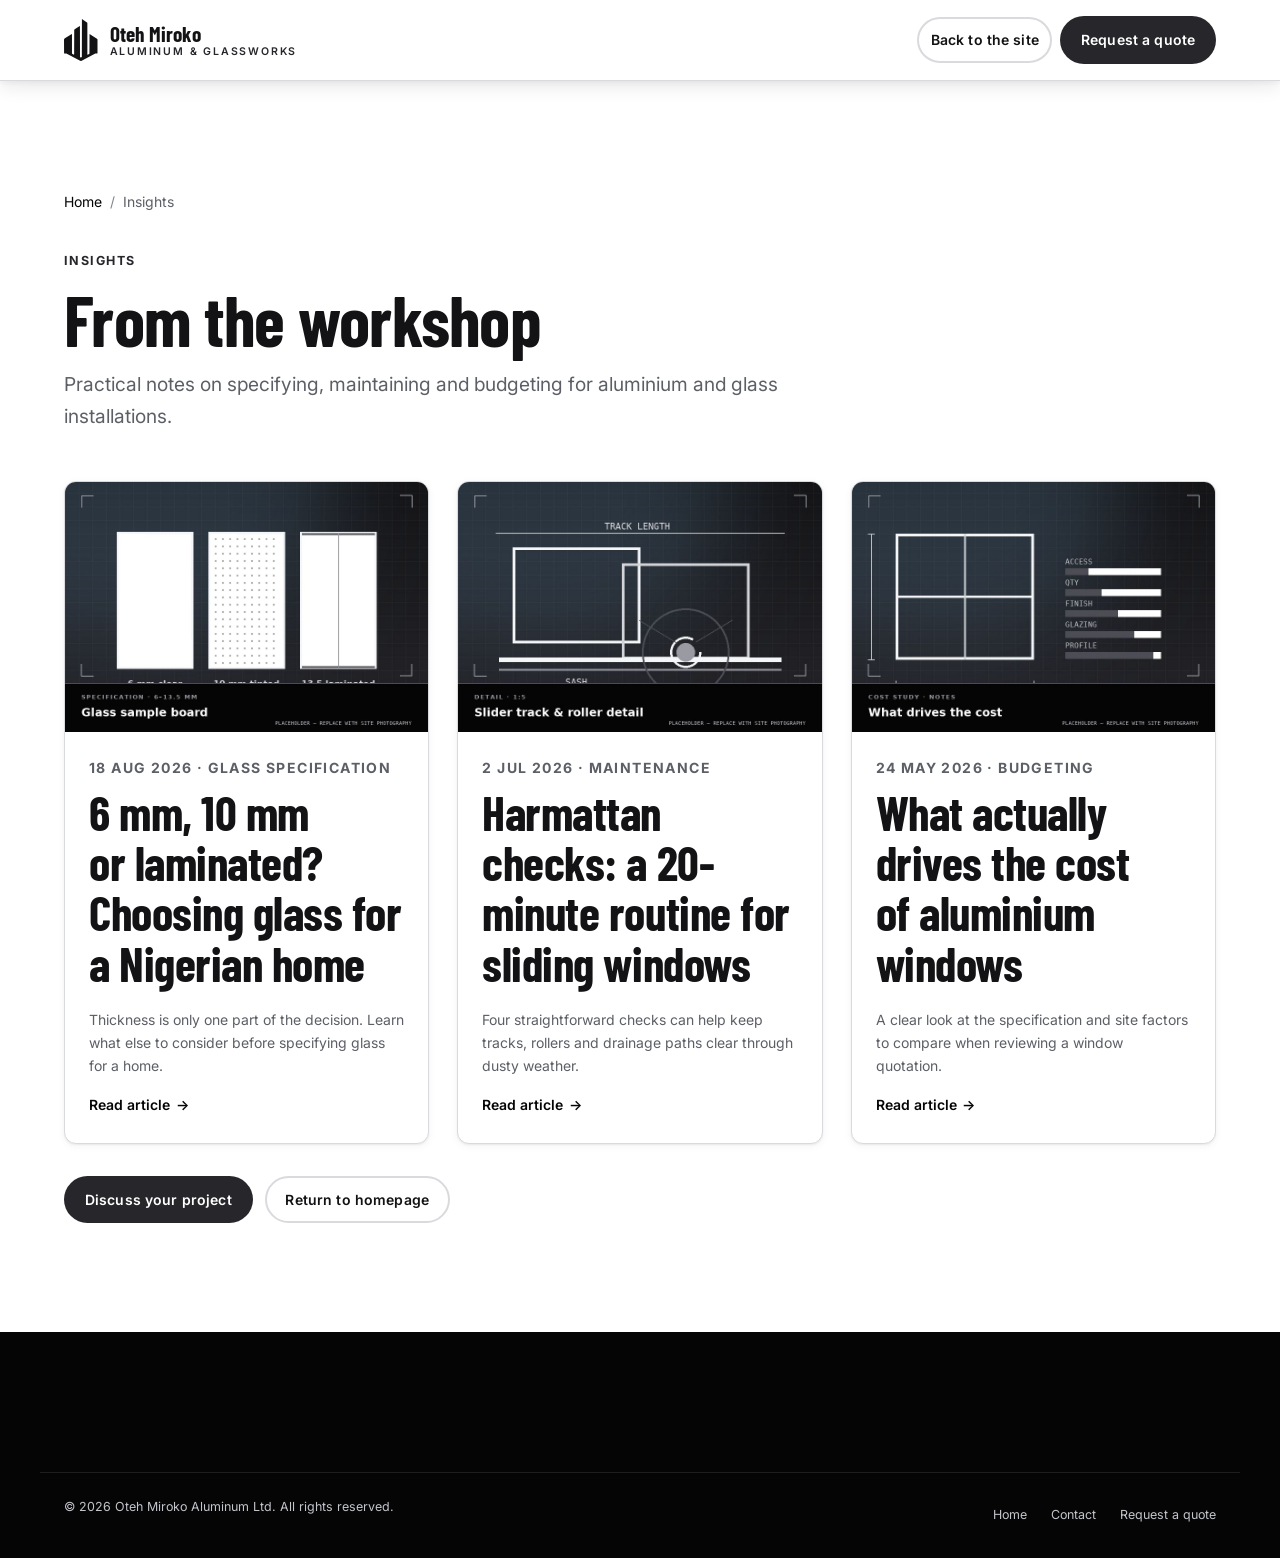
<file: insights/index.html>
<!DOCTYPE html>
<html lang="en">
<head>
  <meta charset="utf-8">
  <meta name="viewport" content="width=device-width, initial-scale=1">
  <title>Workshop Insights | Oteh Miroko Aluminum</title>
  <meta name="description" content="Practical notes on choosing glass, maintaining sliding windows and budgeting for aluminium windows in Nigeria.">
  <meta name="theme-color" content="#131315">
  <link rel="canonical" href="https://www.otehmirokoaluminum.com/insights/">
  <meta property="og:type" content="website">
  <meta property="og:site_name" content="Oteh Miroko Aluminum">
  <meta property="og:title" content="Workshop Insights | Oteh Miroko Aluminum">
  <meta property="og:description" content="Practical notes on specifying, maintaining and budgeting for aluminium and glass installations.">
  <meta property="og:url" content="https://www.otehmirokoaluminum.com/insights/">
<!-- Icons — generated by tools/build_brand_assets.py -->
<link rel="icon" href="../images/favicon.ico" sizes="any">
<link rel="icon" href="../images/favicon.svg" type="image/svg+xml">
<link rel="apple-touch-icon" href="../images/apple-touch-icon.png">
  <link rel="preconnect" href="https://fonts.googleapis.com">
  <link rel="preconnect" href="https://fonts.gstatic.com" crossorigin>
  <link rel="stylesheet" href="https://fonts.googleapis.com/css2?family=Barlow+Condensed:wght@500;600;700&family=Inter:wght@400;500;600;700&display=swap">
  <link rel="stylesheet" href="../css/styles.css">
</head>
<body>
  <a class="skip-link" href="#main">Skip to main content</a>
  <header class="site-header" data-scrolled="true">
    <div class="container header__inner">
      <a class="brand" href="../index.html#home" aria-label="Oteh Miroko Aluminum — home">
        <!-- Brand mark — generated from tools/logo_path.py; run tools/build_brand_assets.py to refresh -->
        <span class="brand__mark" aria-hidden="true">
          <svg viewBox="0 0 92.5 116" width="33.5" height="42" role="img" focusable="false">
            <path fill="currentColor" fill-rule="evenodd" d="M47.5 116 L44.5 115.5 L6.5 95.5 L0.25 95 L0 57 L0.5 55.25 L2.5 53.5 L21.5 41.25 L22 42 L22 95 L22.5 96.25 L27.5 98.5 L28 97 L28.25 30 L30.5 27.75 L43.5 19.5 L44 20 L44.25 105 L45.5 106 L48.5 105.75 L49.25 105 L49.5 0 L62.5 8.75 L63.75 10 L64.5 12 L64.5 98 L65.5 98.5 L70.25 96 L70.5 41.5 L92 55 L92.5 57 L92.5 94 L91.5 95.25 L86.5 95.5 Z"/>
          </svg>
        </span>
        <span class="brand__text"><strong>Oteh Miroko</strong><span>Aluminum &amp; Glassworks</span></span>
      </a>
      <div class="nav__cta">
        <a class="btn btn--ghost" href="../index.html#blog">Back to the site</a>
        <a class="btn btn--primary" href="../index.html#quote">Request a quote</a>
      </div>
    </div>
  </header>

  <main id="main" class="section article-page">
    <div class="container">
      <nav aria-label="Breadcrumb">
        <ol class="breadcrumbs">
          <li><a href="../index.html#home">Home</a></li>
          <li aria-current="page">Insights</li>
        </ol>
      </nav>
      <header class="insights-index__head">
        <p class="eyebrow">Insights</p>
        <h1 class="section__title">From the workshop</h1>
        <p class="section__lede">Practical notes on specifying, maintaining and budgeting for aluminium and glass installations.</p>
      </header>

      <ul class="posts" role="list">
        <li class="post">
          <a class="post__link" href="glass-specification.html">
            <img src="../images/blog-glass-types.jpg" alt="Sample squares of clear, tinted and laminated glass stacked on a workshop bench" width="800" height="560" loading="lazy" decoding="async">
            <div class="post__body">
              <p class="post__meta"><time datetime="2026-08-18">18 Aug 2026</time> · <span>Glass specification</span></p>
              <h2>6 mm, 10 mm or laminated? Choosing glass for a Nigerian home</h2>
              <p>Thickness is only one part of the decision. Learn what else to consider before specifying glass for a home.</p>
              <span class="link-arrow">Read article <span aria-hidden="true">→</span></span>
            </div>
          </a>
        </li>
        <li class="post">
          <a class="post__link" href="window-maintenance.html">
            <img src="../images/blog-maintenance.jpg" alt="Technician applying silicone sealant along an aluminium window frame during maintenance" width="800" height="560" loading="lazy" decoding="async">
            <div class="post__body">
              <p class="post__meta"><time datetime="2026-07-02">2 Jul 2026</time> · <span>Maintenance</span></p>
              <h2>Harmattan checks: a 20-minute routine for sliding windows</h2>
              <p>Four straightforward checks can help keep tracks, rollers and drainage paths clear through dusty weather.</p>
              <span class="link-arrow">Read article <span aria-hidden="true">→</span></span>
            </div>
          </a>
        </li>
        <li class="post">
          <a class="post__link" href="window-cost-factors.html">
            <img src="../images/blog-cost-factors.jpg" alt="Aluminium profile offcuts and shop drawings on a fabrication table" width="800" height="560" loading="lazy" decoding="async">
            <div class="post__body">
              <p class="post__meta"><time datetime="2026-05-24">24 May 2026</time> · <span>Budgeting</span></p>
              <h2>What actually drives the cost of aluminium windows</h2>
              <p>A clear look at the specification and site factors to compare when reviewing a window quotation.</p>
              <span class="link-arrow">Read article <span aria-hidden="true">→</span></span>
            </div>
          </a>
        </li>
      </ul>

      <div class="insights-index__actions">
        <a class="btn btn--primary" href="../index.html#quote">Discuss your project</a>
        <a class="btn btn--ghost" href="../index.html#home">Return to homepage</a>
      </div>
    </div>
  </main>

  <footer class="site-footer">
    <div class="container footer__bar">
      <p>© 2026 Oteh Miroko Aluminum Ltd. All rights reserved.</p>
      <ul role="list">
        <li><a href="../index.html#home">Home</a></li>
        <li><a href="../index.html#contact">Contact</a></li>
        <li><a href="../index.html#quote">Request a quote</a></li>
      </ul>
    </div>
  </footer>
</body>
</html>
</file>
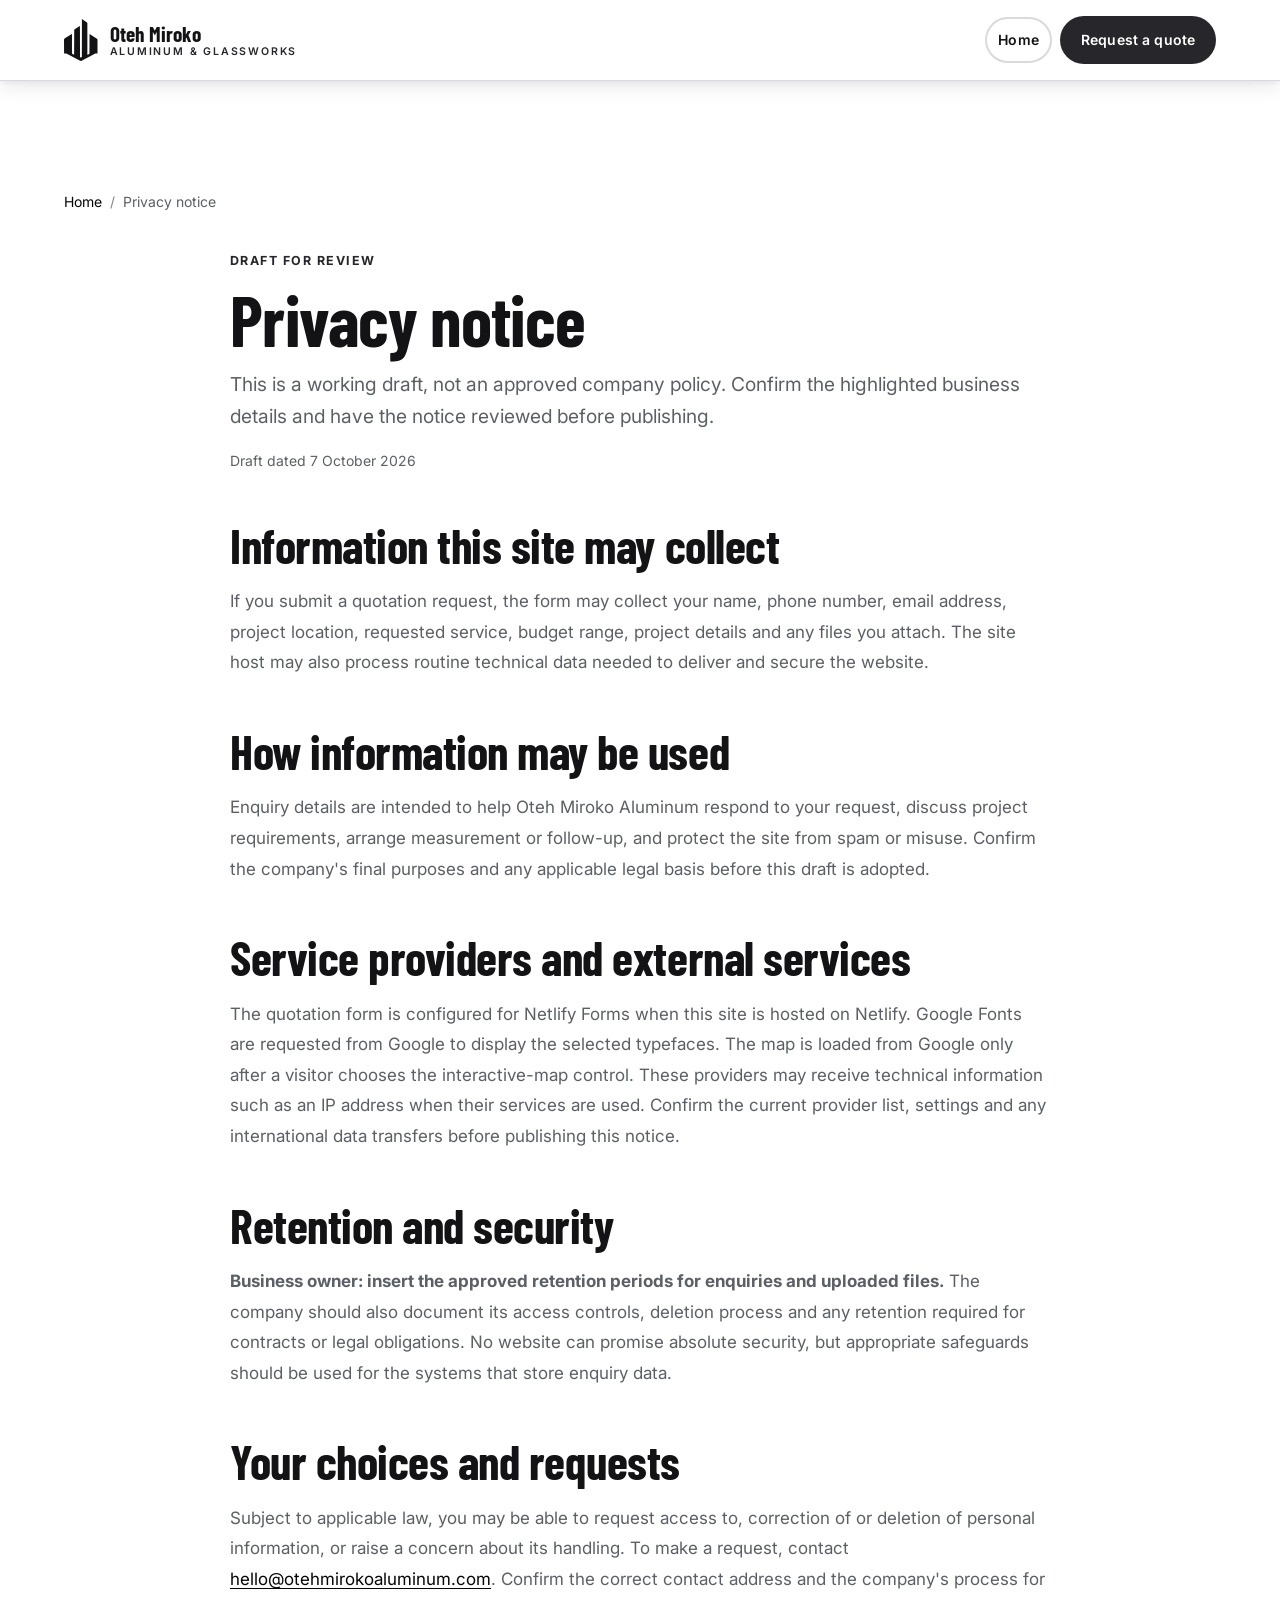
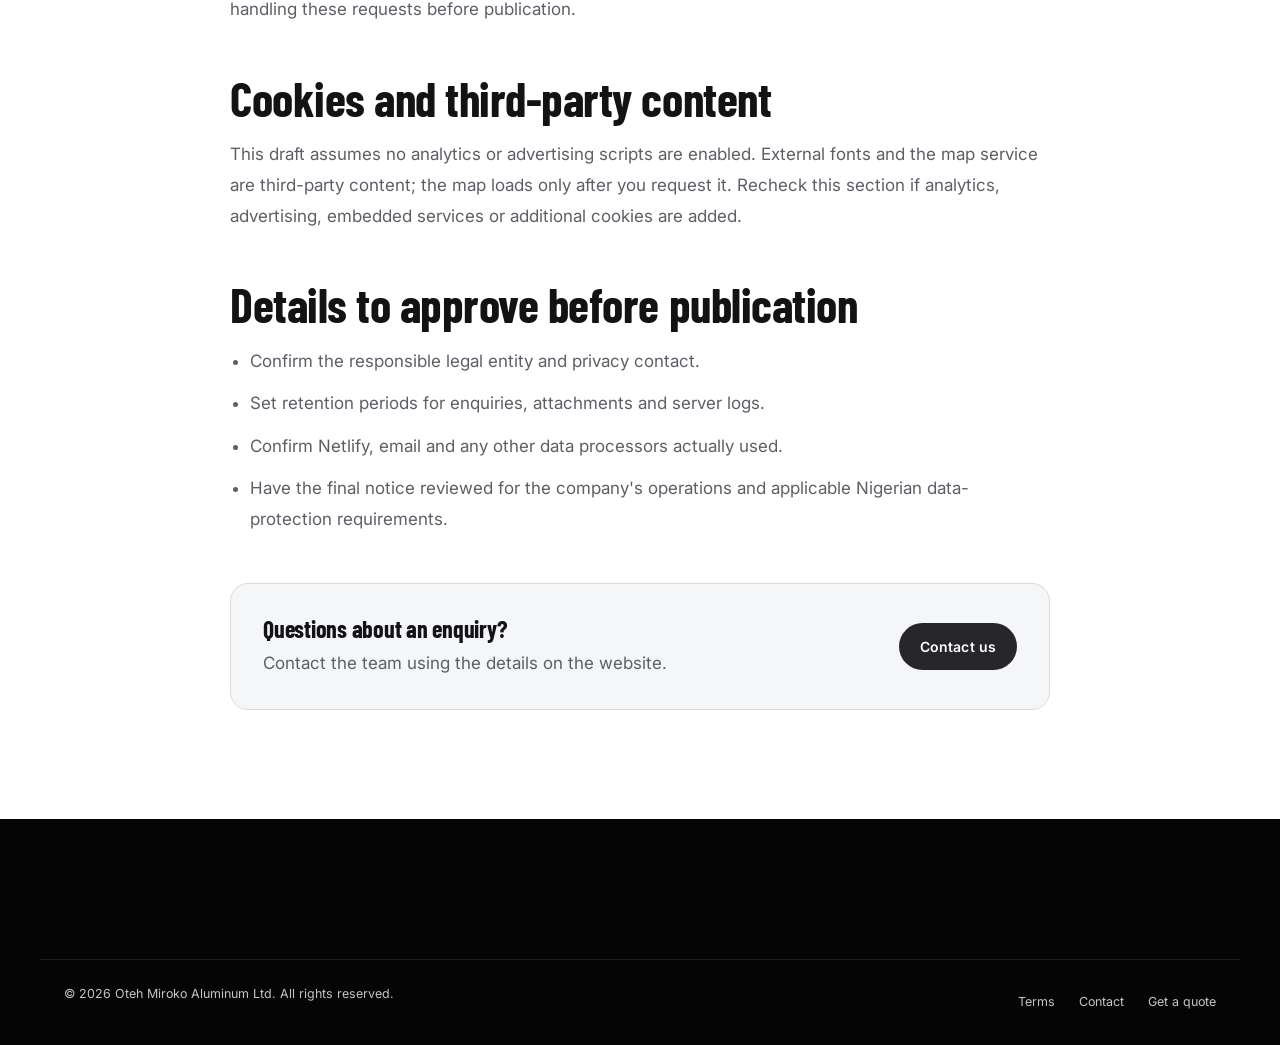
<file: privacy.html>
<!DOCTYPE html>
<html lang="en">
<head>
  <meta charset="utf-8">
  <meta name="viewport" content="width=device-width, initial-scale=1">
  <title>Privacy Notice (Draft) | Oteh Miroko Aluminum</title>
  <meta name="description" content="Draft privacy notice for Oteh Miroko Aluminum. This draft requires review and completion before publication as the company's policy.">
  <meta name="robots" content="noindex, follow">
  <meta name="theme-color" content="#131315">
<!-- Icons — generated by tools/build_brand_assets.py -->
<link rel="icon" href="images/favicon.ico" sizes="any">
<link rel="icon" href="images/favicon.svg" type="image/svg+xml">
<link rel="apple-touch-icon" href="images/apple-touch-icon.png">
  <link rel="preconnect" href="https://fonts.googleapis.com">
  <link rel="preconnect" href="https://fonts.gstatic.com" crossorigin>
  <link rel="stylesheet" href="https://fonts.googleapis.com/css2?family=Barlow+Condensed:wght@500;600;700&family=Inter:wght@400;500;600;700&display=swap">
  <link rel="stylesheet" href="css/styles.css">
</head>
<body>
  <a class="skip-link" href="#main">Skip to main content</a>
  <header class="site-header" data-scrolled="true">
    <div class="container header__inner">
      <a class="brand" href="index.html#home" aria-label="Oteh Miroko Aluminum — home">
        <!-- Brand mark — generated from tools/logo_path.py; run tools/build_brand_assets.py to refresh -->
        <span class="brand__mark" aria-hidden="true">
          <svg viewBox="0 0 92.5 116" width="33.5" height="42" role="img" focusable="false">
            <path fill="currentColor" fill-rule="evenodd" d="M47.5 116 L44.5 115.5 L6.5 95.5 L0.25 95 L0 57 L0.5 55.25 L2.5 53.5 L21.5 41.25 L22 42 L22 95 L22.5 96.25 L27.5 98.5 L28 97 L28.25 30 L30.5 27.75 L43.5 19.5 L44 20 L44.25 105 L45.5 106 L48.5 105.75 L49.25 105 L49.5 0 L62.5 8.75 L63.75 10 L64.5 12 L64.5 98 L65.5 98.5 L70.25 96 L70.5 41.5 L92 55 L92.5 57 L92.5 94 L91.5 95.25 L86.5 95.5 Z"/>
          </svg>
        </span>
        <span class="brand__text"><strong>Oteh Miroko</strong><span>Aluminum &amp; Glassworks</span></span>
      </a>
      <div class="nav__cta">
        <a class="btn btn--ghost" href="index.html#home">Home</a>
        <a class="btn btn--primary" href="index.html#quote">Request a quote</a>
      </div>
    </div>
  </header>

  <main id="main" class="section article-page">
    <div class="container">
      <nav aria-label="Breadcrumb">
        <ol class="breadcrumbs">
          <li><a href="index.html#home">Home</a></li>
          <li aria-current="page">Privacy notice</li>
        </ol>
      </nav>
      <article class="article">
        <header class="article__header">
          <p class="eyebrow">Draft for review</p>
          <h1 class="section__title">Privacy notice</h1>
          <p class="lede">This is a working draft, not an approved company policy. Confirm the highlighted business details and have the notice reviewed before publishing.</p>
          <p class="article__meta">Draft dated 7 October 2026</p>
        </header>

        <div class="article__content">
          <h2>Information this site may collect</h2>
          <p>If you submit a quotation request, the form may collect your name, phone number, email address, project location, requested service, budget range, project details and any files you attach. The site host may also process routine technical data needed to deliver and secure the website.</p>

          <h2>How information may be used</h2>
          <p>Enquiry details are intended to help Oteh Miroko Aluminum respond to your request, discuss project requirements, arrange measurement or follow-up, and protect the site from spam or misuse. Confirm the company's final purposes and any applicable legal basis before this draft is adopted.</p>

          <h2>Service providers and external services</h2>
          <p>The quotation form is configured for Netlify Forms when this site is hosted on Netlify. Google Fonts are requested from Google to display the selected typefaces. The map is loaded from Google only after a visitor chooses the interactive-map control. These providers may receive technical information such as an IP address when their services are used. Confirm the current provider list, settings and any international data transfers before publishing this notice.</p>

          <h2>Retention and security</h2>
          <p><strong>Business owner: insert the approved retention periods for enquiries and uploaded files.</strong> The company should also document its access controls, deletion process and any retention required for contracts or legal obligations. No website can promise absolute security, but appropriate safeguards should be used for the systems that store enquiry data.</p>

          <h2>Your choices and requests</h2>
          <p>Subject to applicable law, you may be able to request access to, correction of or deletion of personal information, or raise a concern about its handling. To make a request, contact <a href="mailto:hello@otehmirokoaluminum.com">hello@otehmirokoaluminum.com</a>. Confirm the correct contact address and the company's process for handling these requests before publication.</p>

          <h2>Cookies and third-party content</h2>
          <p>This draft assumes no analytics or advertising scripts are enabled. External fonts and the map service are third-party content; the map loads only after you request it. Recheck this section if analytics, advertising, embedded services or additional cookies are added.</p>

          <h2>Details to approve before publication</h2>
          <ul class="article__list">
            <li>Confirm the responsible legal entity and privacy contact.</li>
            <li>Set retention periods for enquiries, attachments and server logs.</li>
            <li>Confirm Netlify, email and any other data processors actually used.</li>
            <li>Have the final notice reviewed for the company's operations and applicable Nigerian data-protection requirements.</li>
          </ul>
        </div>

        <aside class="article__cta">
          <div>
            <h2>Questions about an enquiry?</h2>
            <p>Contact the team using the details on the website.</p>
          </div>
          <a class="btn btn--primary" href="index.html#contact">Contact us</a>
        </aside>
      </article>
    </div>
  </main>

  <footer class="site-footer">
    <div class="container footer__bar">
      <p>© 2026 Oteh Miroko Aluminum Ltd. All rights reserved.</p>
      <ul role="list">
        <li><a href="terms.html">Terms</a></li>
        <li><a href="index.html#contact">Contact</a></li>
        <li><a href="index.html#quote">Get a quote</a></li>
      </ul>
    </div>
  </footer>
</body>
</html>
</file>
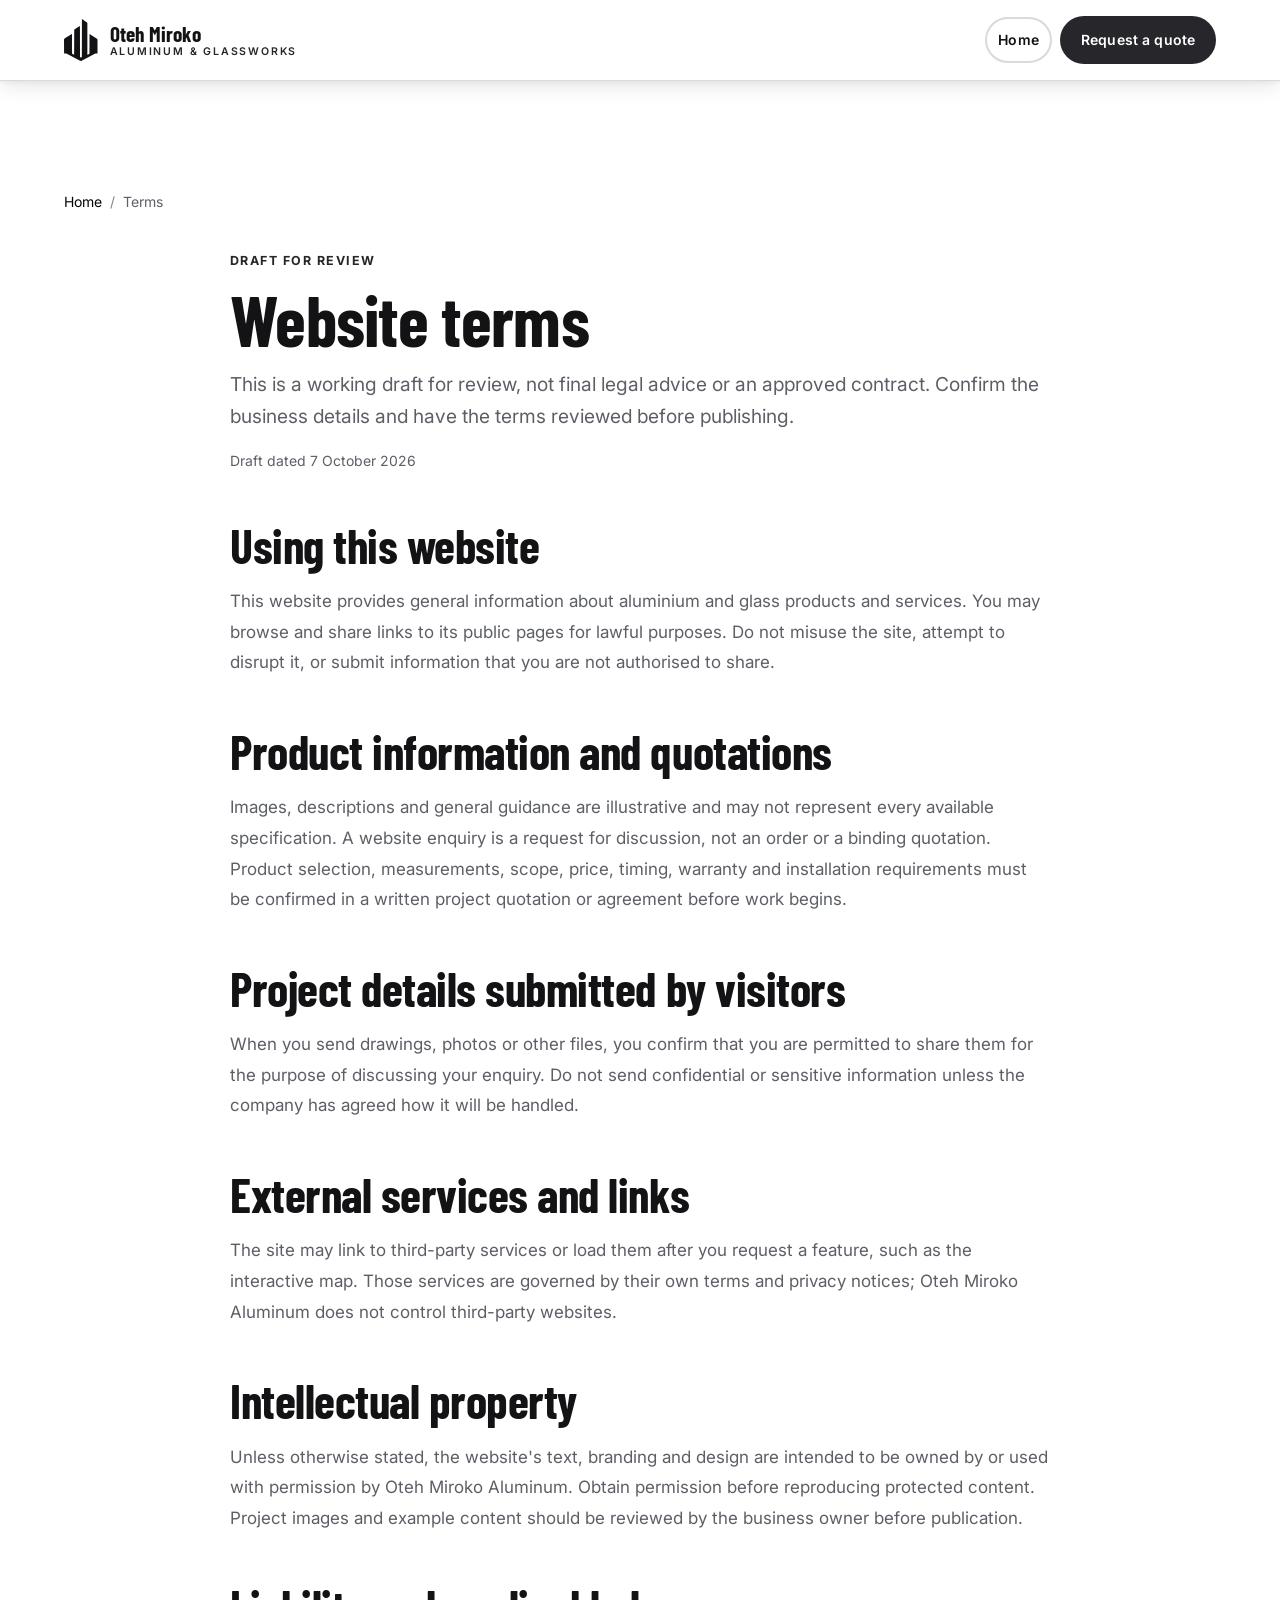
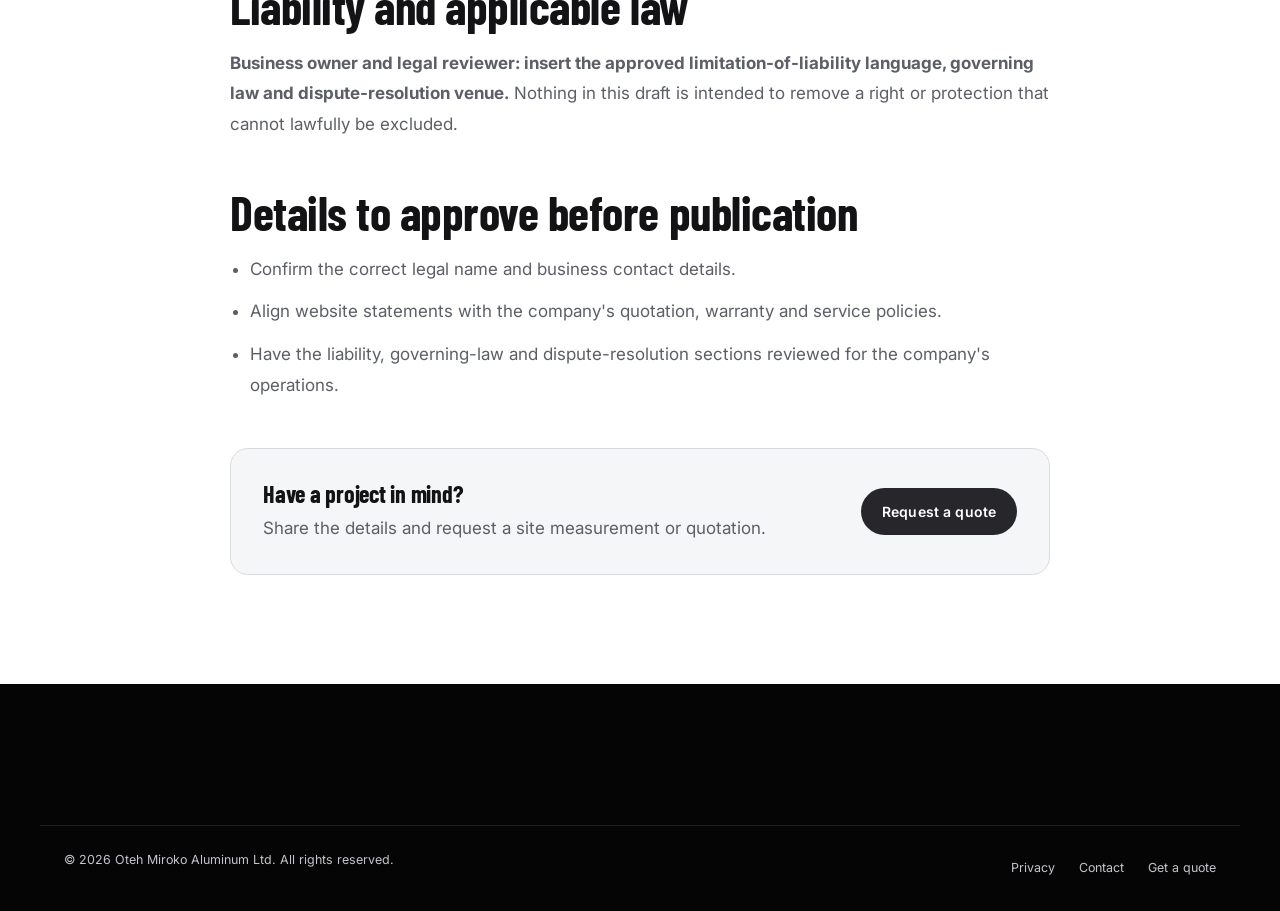
<file: terms.html>
<!DOCTYPE html>
<html lang="en">
<head>
  <meta charset="utf-8">
  <meta name="viewport" content="width=device-width, initial-scale=1">
  <title>Website Terms (Draft) | Oteh Miroko Aluminum</title>
  <meta name="description" content="Draft website terms for Oteh Miroko Aluminum. This draft requires business and legal review before publication.">
  <meta name="robots" content="noindex, follow">
  <meta name="theme-color" content="#131315">
<!-- Icons — generated by tools/build_brand_assets.py -->
<link rel="icon" href="images/favicon.ico" sizes="any">
<link rel="icon" href="images/favicon.svg" type="image/svg+xml">
<link rel="apple-touch-icon" href="images/apple-touch-icon.png">
  <link rel="preconnect" href="https://fonts.googleapis.com">
  <link rel="preconnect" href="https://fonts.gstatic.com" crossorigin>
  <link rel="stylesheet" href="https://fonts.googleapis.com/css2?family=Barlow+Condensed:wght@500;600;700&family=Inter:wght@400;500;600;700&display=swap">
  <link rel="stylesheet" href="css/styles.css">
</head>
<body>
  <a class="skip-link" href="#main">Skip to main content</a>
  <header class="site-header" data-scrolled="true">
    <div class="container header__inner">
      <a class="brand" href="index.html#home" aria-label="Oteh Miroko Aluminum — home">
        <!-- Brand mark — generated from tools/logo_path.py; run tools/build_brand_assets.py to refresh -->
        <span class="brand__mark" aria-hidden="true">
          <svg viewBox="0 0 92.5 116" width="33.5" height="42" role="img" focusable="false">
            <path fill="currentColor" fill-rule="evenodd" d="M47.5 116 L44.5 115.5 L6.5 95.5 L0.25 95 L0 57 L0.5 55.25 L2.5 53.5 L21.5 41.25 L22 42 L22 95 L22.5 96.25 L27.5 98.5 L28 97 L28.25 30 L30.5 27.75 L43.5 19.5 L44 20 L44.25 105 L45.5 106 L48.5 105.75 L49.25 105 L49.5 0 L62.5 8.75 L63.75 10 L64.5 12 L64.5 98 L65.5 98.5 L70.25 96 L70.5 41.5 L92 55 L92.5 57 L92.5 94 L91.5 95.25 L86.5 95.5 Z"/>
          </svg>
        </span>
        <span class="brand__text"><strong>Oteh Miroko</strong><span>Aluminum &amp; Glassworks</span></span>
      </a>
      <div class="nav__cta">
        <a class="btn btn--ghost" href="index.html#home">Home</a>
        <a class="btn btn--primary" href="index.html#quote">Request a quote</a>
      </div>
    </div>
  </header>

  <main id="main" class="section article-page">
    <div class="container">
      <nav aria-label="Breadcrumb">
        <ol class="breadcrumbs">
          <li><a href="index.html#home">Home</a></li>
          <li aria-current="page">Terms</li>
        </ol>
      </nav>
      <article class="article">
        <header class="article__header">
          <p class="eyebrow">Draft for review</p>
          <h1 class="section__title">Website terms</h1>
          <p class="lede">This is a working draft for review, not final legal advice or an approved contract. Confirm the business details and have the terms reviewed before publishing.</p>
          <p class="article__meta">Draft dated 7 October 2026</p>
        </header>

        <div class="article__content">
          <h2>Using this website</h2>
          <p>This website provides general information about aluminium and glass products and services. You may browse and share links to its public pages for lawful purposes. Do not misuse the site, attempt to disrupt it, or submit information that you are not authorised to share.</p>

          <h2>Product information and quotations</h2>
          <p>Images, descriptions and general guidance are illustrative and may not represent every available specification. A website enquiry is a request for discussion, not an order or a binding quotation. Product selection, measurements, scope, price, timing, warranty and installation requirements must be confirmed in a written project quotation or agreement before work begins.</p>

          <h2>Project details submitted by visitors</h2>
          <p>When you send drawings, photos or other files, you confirm that you are permitted to share them for the purpose of discussing your enquiry. Do not send confidential or sensitive information unless the company has agreed how it will be handled.</p>

          <h2>External services and links</h2>
          <p>The site may link to third-party services or load them after you request a feature, such as the interactive map. Those services are governed by their own terms and privacy notices; Oteh Miroko Aluminum does not control third-party websites.</p>

          <h2>Intellectual property</h2>
          <p>Unless otherwise stated, the website's text, branding and design are intended to be owned by or used with permission by Oteh Miroko Aluminum. Obtain permission before reproducing protected content. Project images and example content should be reviewed by the business owner before publication.</p>

          <h2>Liability and applicable law</h2>
          <p><strong>Business owner and legal reviewer: insert the approved limitation-of-liability language, governing law and dispute-resolution venue.</strong> Nothing in this draft is intended to remove a right or protection that cannot lawfully be excluded.</p>

          <h2>Details to approve before publication</h2>
          <ul class="article__list">
            <li>Confirm the correct legal name and business contact details.</li>
            <li>Align website statements with the company's quotation, warranty and service policies.</li>
            <li>Have the liability, governing-law and dispute-resolution sections reviewed for the company's operations.</li>
          </ul>
        </div>

        <aside class="article__cta">
          <div>
            <h2>Have a project in mind?</h2>
            <p>Share the details and request a site measurement or quotation.</p>
          </div>
          <a class="btn btn--primary" href="index.html#quote">Request a quote</a>
        </aside>
      </article>
    </div>
  </main>

  <footer class="site-footer">
    <div class="container footer__bar">
      <p>© 2026 Oteh Miroko Aluminum Ltd. All rights reserved.</p>
      <ul role="list">
        <li><a href="privacy.html">Privacy</a></li>
        <li><a href="index.html#contact">Contact</a></li>
        <li><a href="index.html#quote">Get a quote</a></li>
      </ul>
    </div>
  </footer>
</body>
</html>
</file>
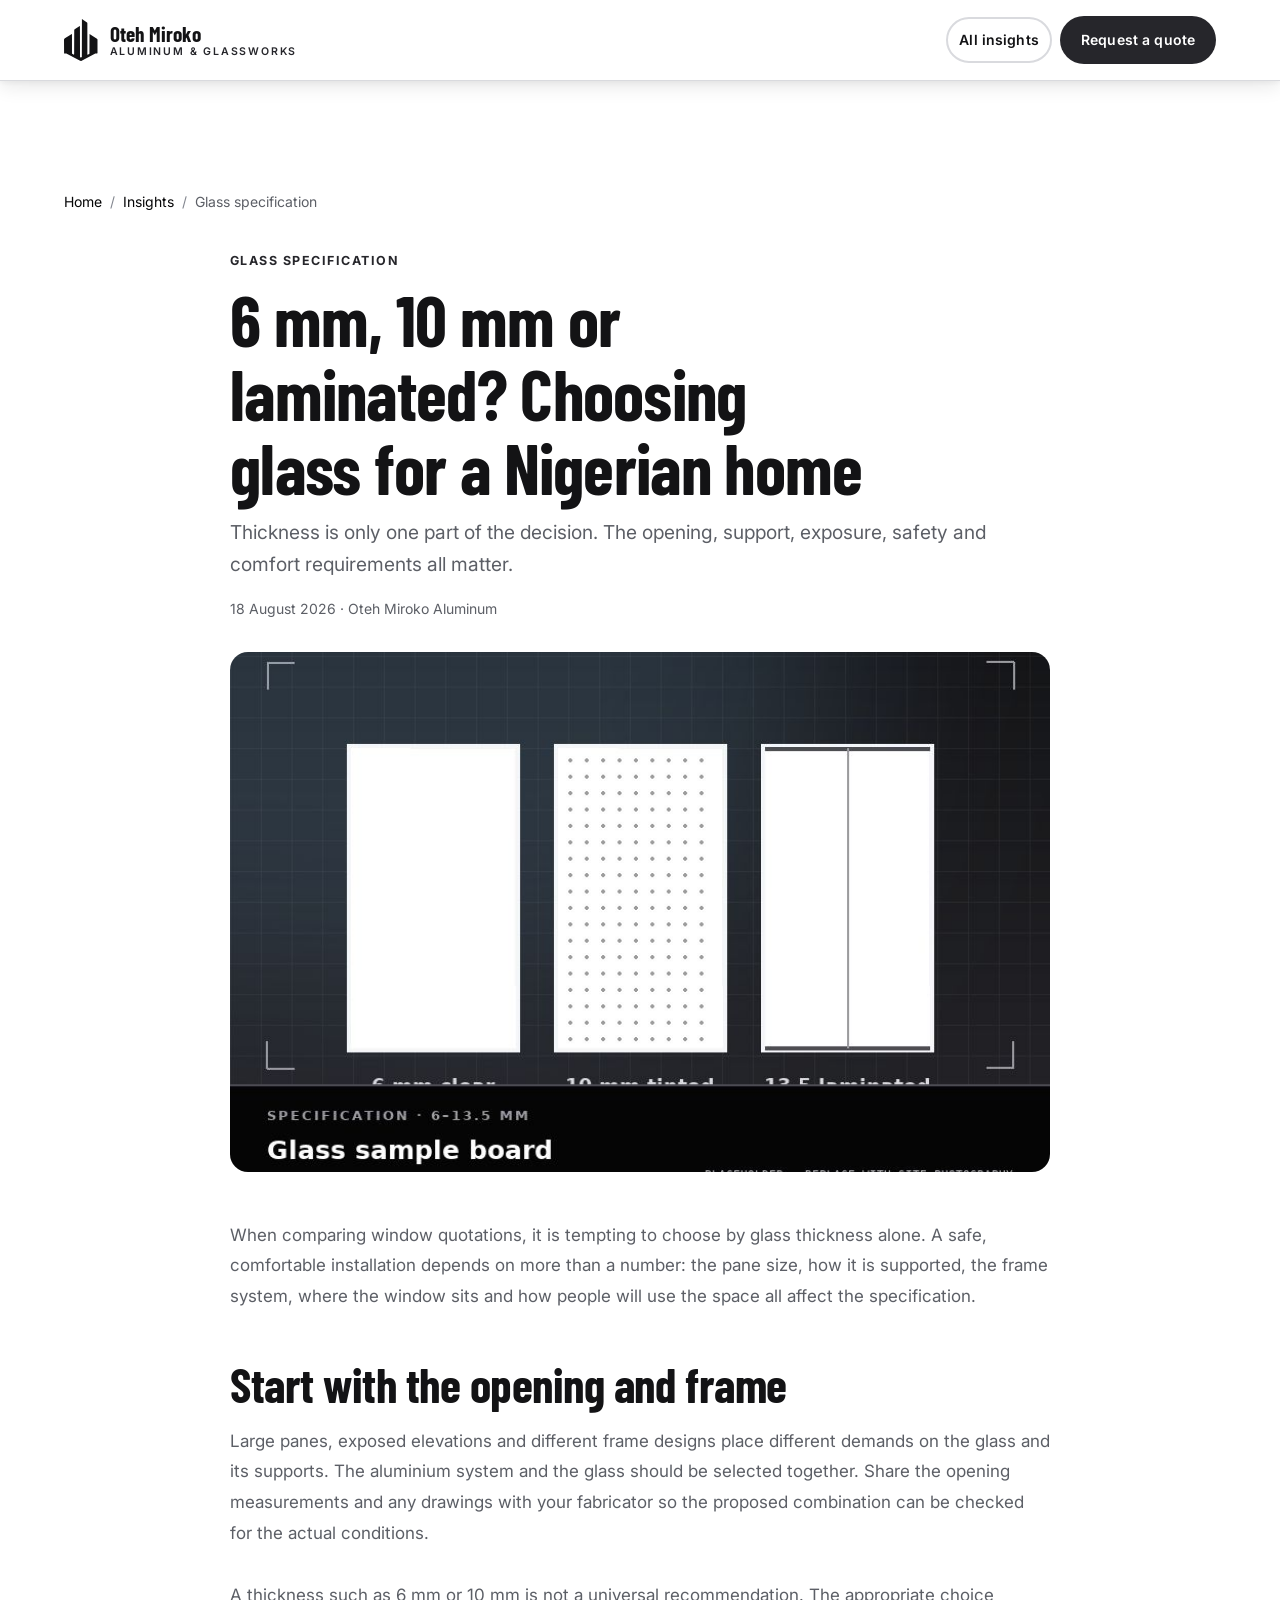
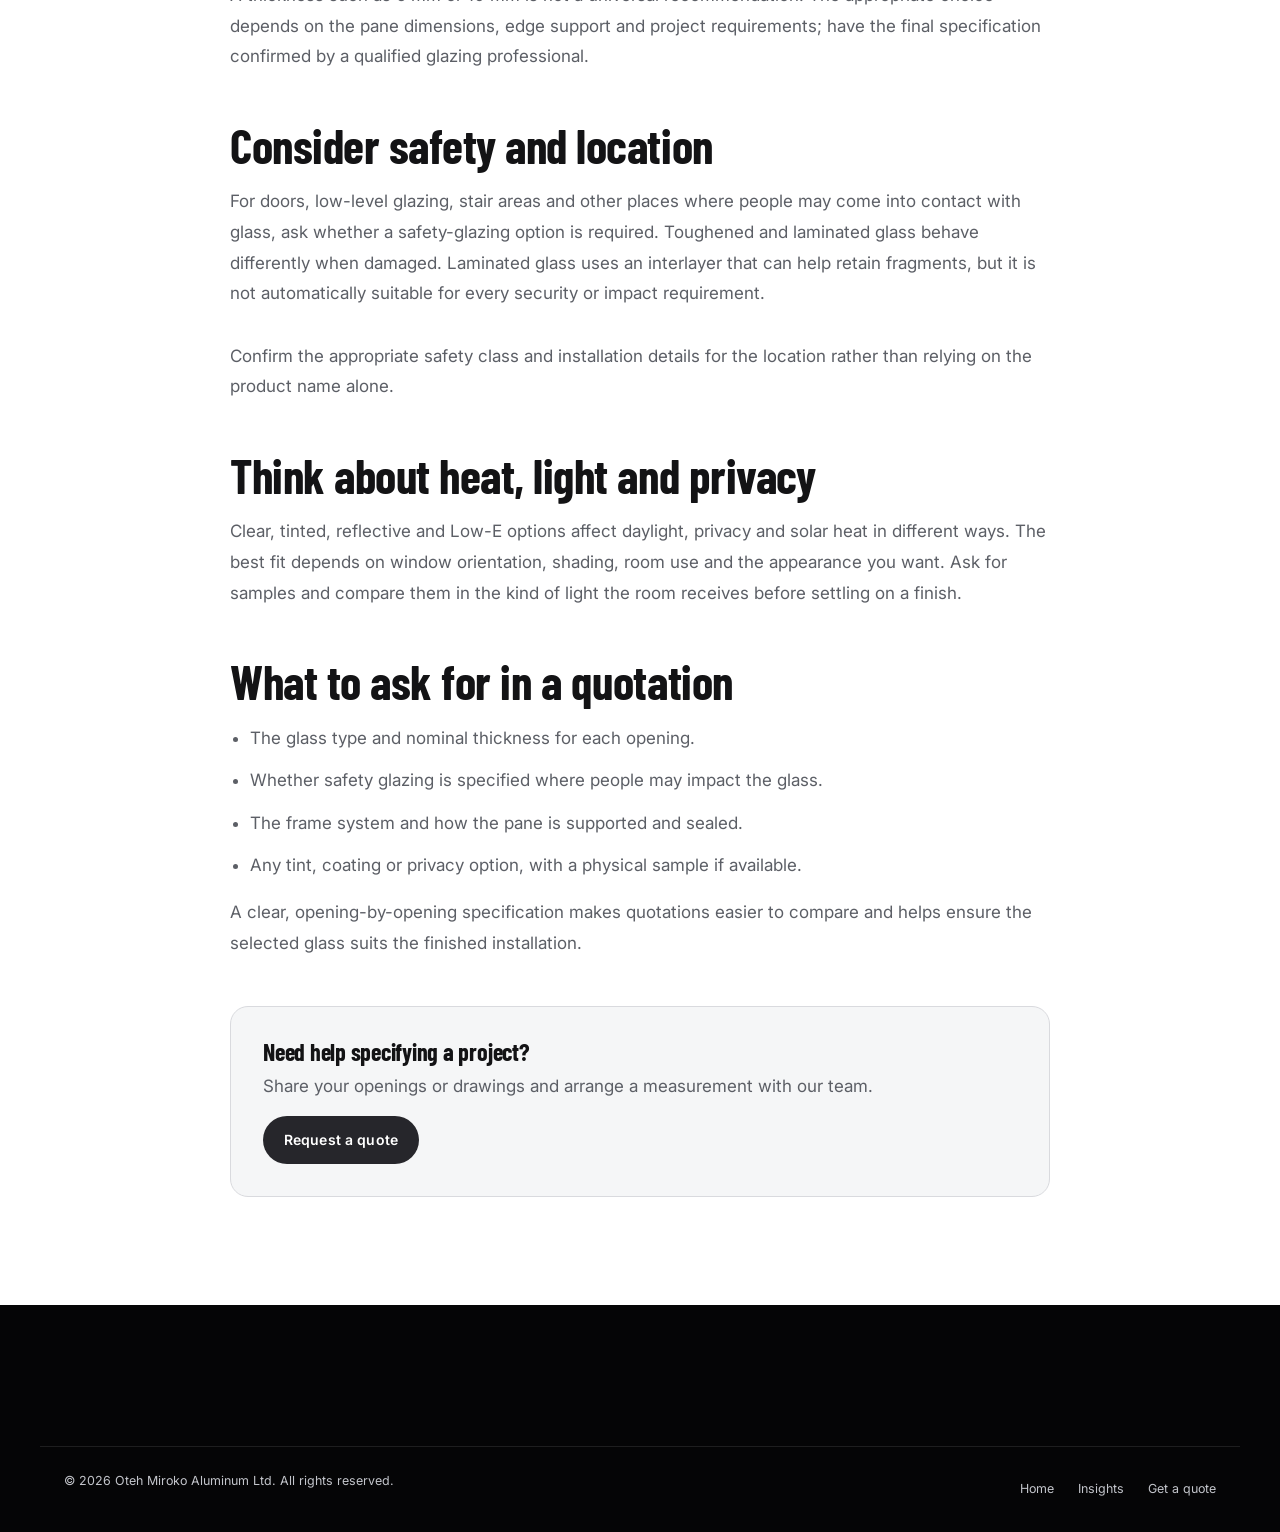
<file: insights/glass-specification.html>
<!DOCTYPE html>
<html lang="en">
<head>
  <meta charset="utf-8">
  <meta name="viewport" content="width=device-width, initial-scale=1">
  <title>6 mm, 10 mm or Laminated Glass? | Oteh Miroko Aluminum</title>
  <meta name="description" content="A practical guide to the factors that matter when choosing glass for a Nigerian home, from opening size and support to safety and heat control.">
  <meta name="theme-color" content="#131315">
  <link rel="canonical" href="https://www.otehmirokoaluminum.com/insights/glass-specification.html">
  <meta property="og:type" content="article">
  <meta property="og:site_name" content="Oteh Miroko Aluminum">
  <meta property="og:title" content="6 mm, 10 mm or Laminated? Choosing Glass for a Nigerian Home">
  <meta property="og:description" content="Thickness is only one part of choosing glass. Consider the opening, support, safety, exposure and comfort requirements.">
  <meta property="og:url" content="https://www.otehmirokoaluminum.com/insights/glass-specification.html">
  <meta property="og:image" content="https://www.otehmirokoaluminum.com/images/blog-glass-types.jpg">
<!-- Icons — generated by tools/build_brand_assets.py -->
<link rel="icon" href="../images/favicon.ico" sizes="any">
<link rel="icon" href="../images/favicon.svg" type="image/svg+xml">
<link rel="apple-touch-icon" href="../images/apple-touch-icon.png">
  <link rel="preconnect" href="https://fonts.googleapis.com">
  <link rel="preconnect" href="https://fonts.gstatic.com" crossorigin>
  <link rel="stylesheet" href="https://fonts.googleapis.com/css2?family=Barlow+Condensed:wght@500;600;700&family=Inter:wght@400;500;600;700&display=swap">
  <link rel="stylesheet" href="../css/styles.css">
</head>
<body>
  <a class="skip-link" href="#main">Skip to main content</a>
  <header class="site-header" data-scrolled="true">
    <div class="container header__inner">
      <a class="brand" href="../index.html#home" aria-label="Oteh Miroko Aluminum — home">
        <!-- Brand mark — generated from tools/logo_path.py; run tools/build_brand_assets.py to refresh -->
        <span class="brand__mark" aria-hidden="true">
          <svg viewBox="0 0 92.5 116" width="33.5" height="42" role="img" focusable="false">
            <path fill="currentColor" fill-rule="evenodd" d="M47.5 116 L44.5 115.5 L6.5 95.5 L0.25 95 L0 57 L0.5 55.25 L2.5 53.5 L21.5 41.25 L22 42 L22 95 L22.5 96.25 L27.5 98.5 L28 97 L28.25 30 L30.5 27.75 L43.5 19.5 L44 20 L44.25 105 L45.5 106 L48.5 105.75 L49.25 105 L49.5 0 L62.5 8.75 L63.75 10 L64.5 12 L64.5 98 L65.5 98.5 L70.25 96 L70.5 41.5 L92 55 L92.5 57 L92.5 94 L91.5 95.25 L86.5 95.5 Z"/>
          </svg>
        </span>
        <span class="brand__text"><strong>Oteh Miroko</strong><span>Aluminum &amp; Glassworks</span></span>
      </a>
      <div class="nav__cta">
        <a class="btn btn--ghost" href="index.html">All insights</a>
        <a class="btn btn--primary" href="../index.html#quote">Request a quote</a>
      </div>
    </div>
  </header>

  <main id="main" class="section article-page">
    <div class="container">
      <nav aria-label="Breadcrumb">
        <ol class="breadcrumbs">
          <li><a href="../index.html#home">Home</a></li>
          <li><a href="index.html">Insights</a></li>
          <li aria-current="page">Glass specification</li>
        </ol>
      </nav>

      <article class="article">
        <header class="article__header">
          <p class="eyebrow">Glass specification</p>
          <h1 class="section__title">6 mm, 10 mm or laminated? Choosing glass for a Nigerian home</h1>
          <p class="lede">Thickness is only one part of the decision. The opening, support, exposure, safety and comfort requirements all matter.</p>
          <p class="article__meta"><time datetime="2026-08-18">18 August 2026</time> · Oteh Miroko Aluminum</p>
        </header>

        <figure class="article__hero">
          <img src="../images/blog-glass-types.jpg" alt="Clear, tinted and laminated glass samples arranged on a workshop bench" width="800" height="560">
        </figure>

        <div class="article__content">
          <p>When comparing window quotations, it is tempting to choose by glass thickness alone. A safe, comfortable installation depends on more than a number: the pane size, how it is supported, the frame system, where the window sits and how people will use the space all affect the specification.</p>

          <h2>Start with the opening and frame</h2>
          <p>Large panes, exposed elevations and different frame designs place different demands on the glass and its supports. The aluminium system and the glass should be selected together. Share the opening measurements and any drawings with your fabricator so the proposed combination can be checked for the actual conditions.</p>
          <p>A thickness such as 6 mm or 10 mm is not a universal recommendation. The appropriate choice depends on the pane dimensions, edge support and project requirements; have the final specification confirmed by a qualified glazing professional.</p>

          <h2>Consider safety and location</h2>
          <p>For doors, low-level glazing, stair areas and other places where people may come into contact with glass, ask whether a safety-glazing option is required. Toughened and laminated glass behave differently when damaged. Laminated glass uses an interlayer that can help retain fragments, but it is not automatically suitable for every security or impact requirement.</p>
          <p>Confirm the appropriate safety class and installation details for the location rather than relying on the product name alone.</p>

          <h2>Think about heat, light and privacy</h2>
          <p>Clear, tinted, reflective and Low-E options affect daylight, privacy and solar heat in different ways. The best fit depends on window orientation, shading, room use and the appearance you want. Ask for samples and compare them in the kind of light the room receives before settling on a finish.</p>

          <h2>What to ask for in a quotation</h2>
          <ul class="article__list">
            <li>The glass type and nominal thickness for each opening.</li>
            <li>Whether safety glazing is specified where people may impact the glass.</li>
            <li>The frame system and how the pane is supported and sealed.</li>
            <li>Any tint, coating or privacy option, with a physical sample if available.</li>
          </ul>
          <p>A clear, opening-by-opening specification makes quotations easier to compare and helps ensure the selected glass suits the finished installation.</p>
        </div>

        <aside class="article__cta">
          <div>
            <h2>Need help specifying a project?</h2>
            <p>Share your openings or drawings and arrange a measurement with our team.</p>
          </div>
          <a class="btn btn--primary" href="../index.html#quote">Request a quote</a>
        </aside>
      </article>
    </div>
  </main>

  <footer class="site-footer">
    <div class="container footer__bar">
      <p>© 2026 Oteh Miroko Aluminum Ltd. All rights reserved.</p>
      <ul role="list">
        <li><a href="../index.html#home">Home</a></li>
        <li><a href="index.html">Insights</a></li>
        <li><a href="../index.html#quote">Get a quote</a></li>
      </ul>
    </div>
  </footer>
</body>
</html>
</file>
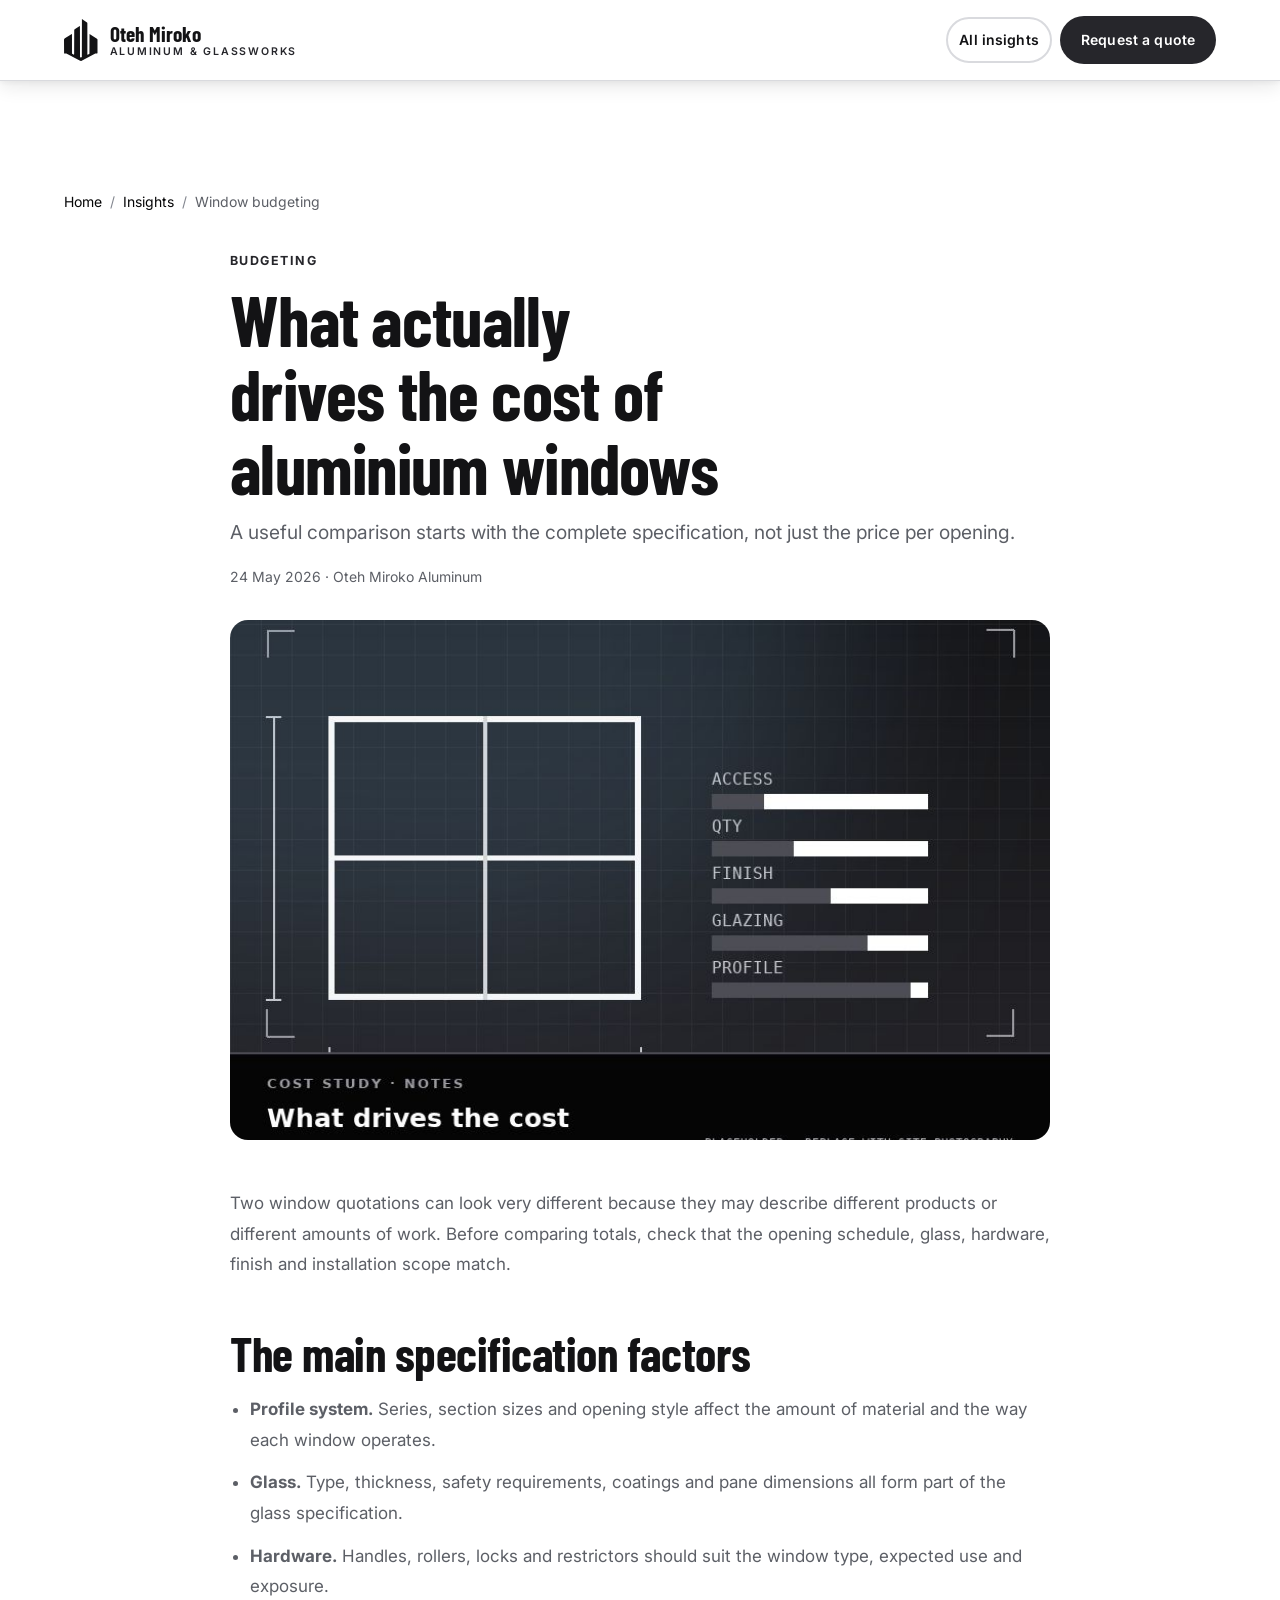
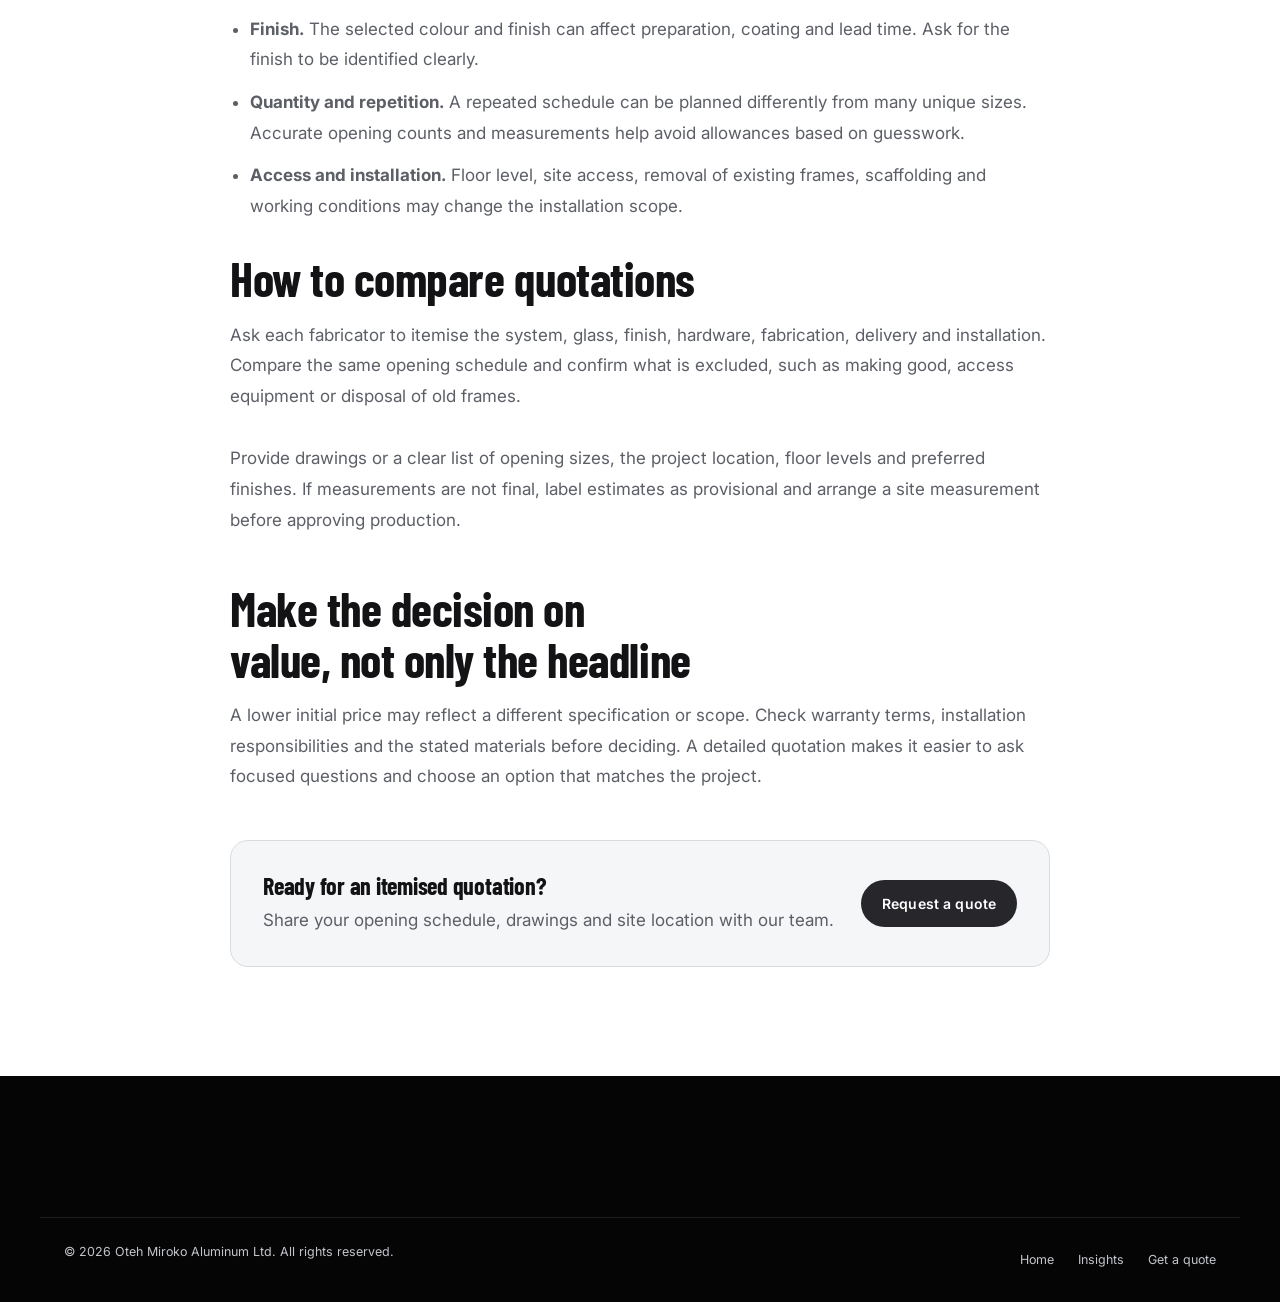
<file: insights/window-cost-factors.html>
<!DOCTYPE html>
<html lang="en">
<head>
  <meta charset="utf-8">
  <meta name="viewport" content="width=device-width, initial-scale=1">
  <title>What Drives the Cost of Aluminium Windows? | Oteh Miroko Aluminum</title>
  <meta name="description" content="Understand the main factors that shape an aluminium-window quotation, including profile system, glazing, hardware, finish, quantities and installation access.">
  <meta name="theme-color" content="#131315">
  <link rel="canonical" href="https://www.otehmirokoaluminum.com/insights/window-cost-factors.html">
  <meta property="og:type" content="article">
  <meta property="og:site_name" content="Oteh Miroko Aluminum">
  <meta property="og:title" content="What Actually Drives the Cost of Aluminium Windows">
  <meta property="og:description" content="A clear look at the specification and site factors to compare when reviewing a window quotation.">
  <meta property="og:url" content="https://www.otehmirokoaluminum.com/insights/window-cost-factors.html">
  <meta property="og:image" content="https://www.otehmirokoaluminum.com/images/blog-cost-factors.jpg">
<!-- Icons — generated by tools/build_brand_assets.py -->
<link rel="icon" href="../images/favicon.ico" sizes="any">
<link rel="icon" href="../images/favicon.svg" type="image/svg+xml">
<link rel="apple-touch-icon" href="../images/apple-touch-icon.png">
  <link rel="preconnect" href="https://fonts.googleapis.com">
  <link rel="preconnect" href="https://fonts.gstatic.com" crossorigin>
  <link rel="stylesheet" href="https://fonts.googleapis.com/css2?family=Barlow+Condensed:wght@500;600;700&family=Inter:wght@400;500;600;700&display=swap">
  <link rel="stylesheet" href="../css/styles.css">
</head>
<body>
  <a class="skip-link" href="#main">Skip to main content</a>
  <header class="site-header" data-scrolled="true">
    <div class="container header__inner">
      <a class="brand" href="../index.html#home" aria-label="Oteh Miroko Aluminum — home">
        <!-- Brand mark — generated from tools/logo_path.py; run tools/build_brand_assets.py to refresh -->
        <span class="brand__mark" aria-hidden="true">
          <svg viewBox="0 0 92.5 116" width="33.5" height="42" role="img" focusable="false">
            <path fill="currentColor" fill-rule="evenodd" d="M47.5 116 L44.5 115.5 L6.5 95.5 L0.25 95 L0 57 L0.5 55.25 L2.5 53.5 L21.5 41.25 L22 42 L22 95 L22.5 96.25 L27.5 98.5 L28 97 L28.25 30 L30.5 27.75 L43.5 19.5 L44 20 L44.25 105 L45.5 106 L48.5 105.75 L49.25 105 L49.5 0 L62.5 8.75 L63.75 10 L64.5 12 L64.5 98 L65.5 98.5 L70.25 96 L70.5 41.5 L92 55 L92.5 57 L92.5 94 L91.5 95.25 L86.5 95.5 Z"/>
          </svg>
        </span>
        <span class="brand__text"><strong>Oteh Miroko</strong><span>Aluminum &amp; Glassworks</span></span>
      </a>
      <div class="nav__cta">
        <a class="btn btn--ghost" href="index.html">All insights</a>
        <a class="btn btn--primary" href="../index.html#quote">Request a quote</a>
      </div>
    </div>
  </header>

  <main id="main" class="section article-page">
    <div class="container">
      <nav aria-label="Breadcrumb">
        <ol class="breadcrumbs">
          <li><a href="../index.html#home">Home</a></li>
          <li><a href="index.html">Insights</a></li>
          <li aria-current="page">Window budgeting</li>
        </ol>
      </nav>

      <article class="article">
        <header class="article__header">
          <p class="eyebrow">Budgeting</p>
          <h1 class="section__title">What actually drives the cost of aluminium windows</h1>
          <p class="lede">A useful comparison starts with the complete specification, not just the price per opening.</p>
          <p class="article__meta"><time datetime="2026-05-24">24 May 2026</time> · Oteh Miroko Aluminum</p>
        </header>

        <figure class="article__hero">
          <img src="../images/blog-cost-factors.jpg" alt="Aluminium profile offcuts and window shop drawings on a fabrication table" width="800" height="560">
        </figure>

        <div class="article__content">
          <p>Two window quotations can look very different because they may describe different products or different amounts of work. Before comparing totals, check that the opening schedule, glass, hardware, finish and installation scope match.</p>

          <h2>The main specification factors</h2>
          <ul class="article__list">
            <li><strong>Profile system.</strong> Series, section sizes and opening style affect the amount of material and the way each window operates.</li>
            <li><strong>Glass.</strong> Type, thickness, safety requirements, coatings and pane dimensions all form part of the glass specification.</li>
            <li><strong>Hardware.</strong> Handles, rollers, locks and restrictors should suit the window type, expected use and exposure.</li>
            <li><strong>Finish.</strong> The selected colour and finish can affect preparation, coating and lead time. Ask for the finish to be identified clearly.</li>
            <li><strong>Quantity and repetition.</strong> A repeated schedule can be planned differently from many unique sizes. Accurate opening counts and measurements help avoid allowances based on guesswork.</li>
            <li><strong>Access and installation.</strong> Floor level, site access, removal of existing frames, scaffolding and working conditions may change the installation scope.</li>
          </ul>

          <h2>How to compare quotations</h2>
          <p>Ask each fabricator to itemise the system, glass, finish, hardware, fabrication, delivery and installation. Compare the same opening schedule and confirm what is excluded, such as making good, access equipment or disposal of old frames.</p>
          <p>Provide drawings or a clear list of opening sizes, the project location, floor levels and preferred finishes. If measurements are not final, label estimates as provisional and arrange a site measurement before approving production.</p>

          <h2>Make the decision on value, not only the headline</h2>
          <p>A lower initial price may reflect a different specification or scope. Check warranty terms, installation responsibilities and the stated materials before deciding. A detailed quotation makes it easier to ask focused questions and choose an option that matches the project.</p>
        </div>

        <aside class="article__cta">
          <div>
            <h2>Ready for an itemised quotation?</h2>
            <p>Share your opening schedule, drawings and site location with our team.</p>
          </div>
          <a class="btn btn--primary" href="../index.html#quote">Request a quote</a>
        </aside>
      </article>
    </div>
  </main>

  <footer class="site-footer">
    <div class="container footer__bar">
      <p>© 2026 Oteh Miroko Aluminum Ltd. All rights reserved.</p>
      <ul role="list">
        <li><a href="../index.html#home">Home</a></li>
        <li><a href="index.html">Insights</a></li>
        <li><a href="../index.html#quote">Get a quote</a></li>
      </ul>
    </div>
  </footer>
</body>
</html>
</file>
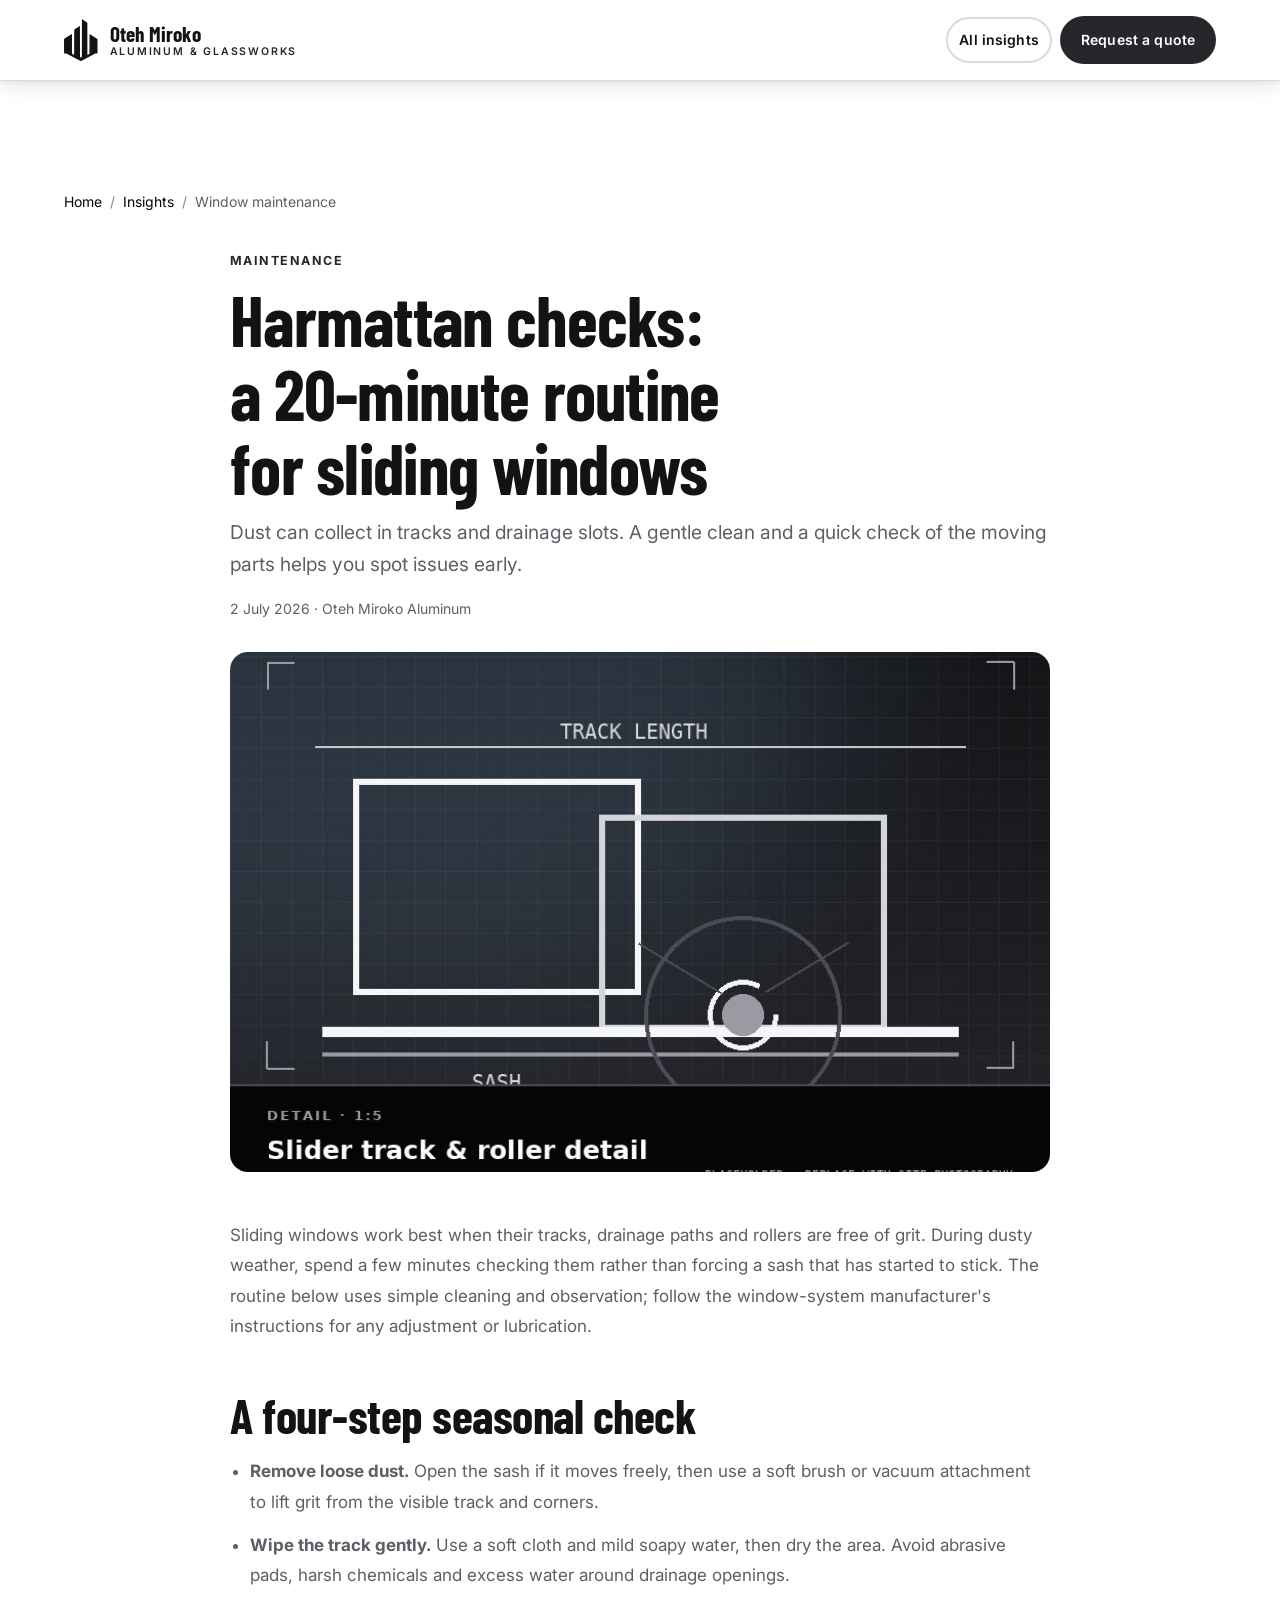
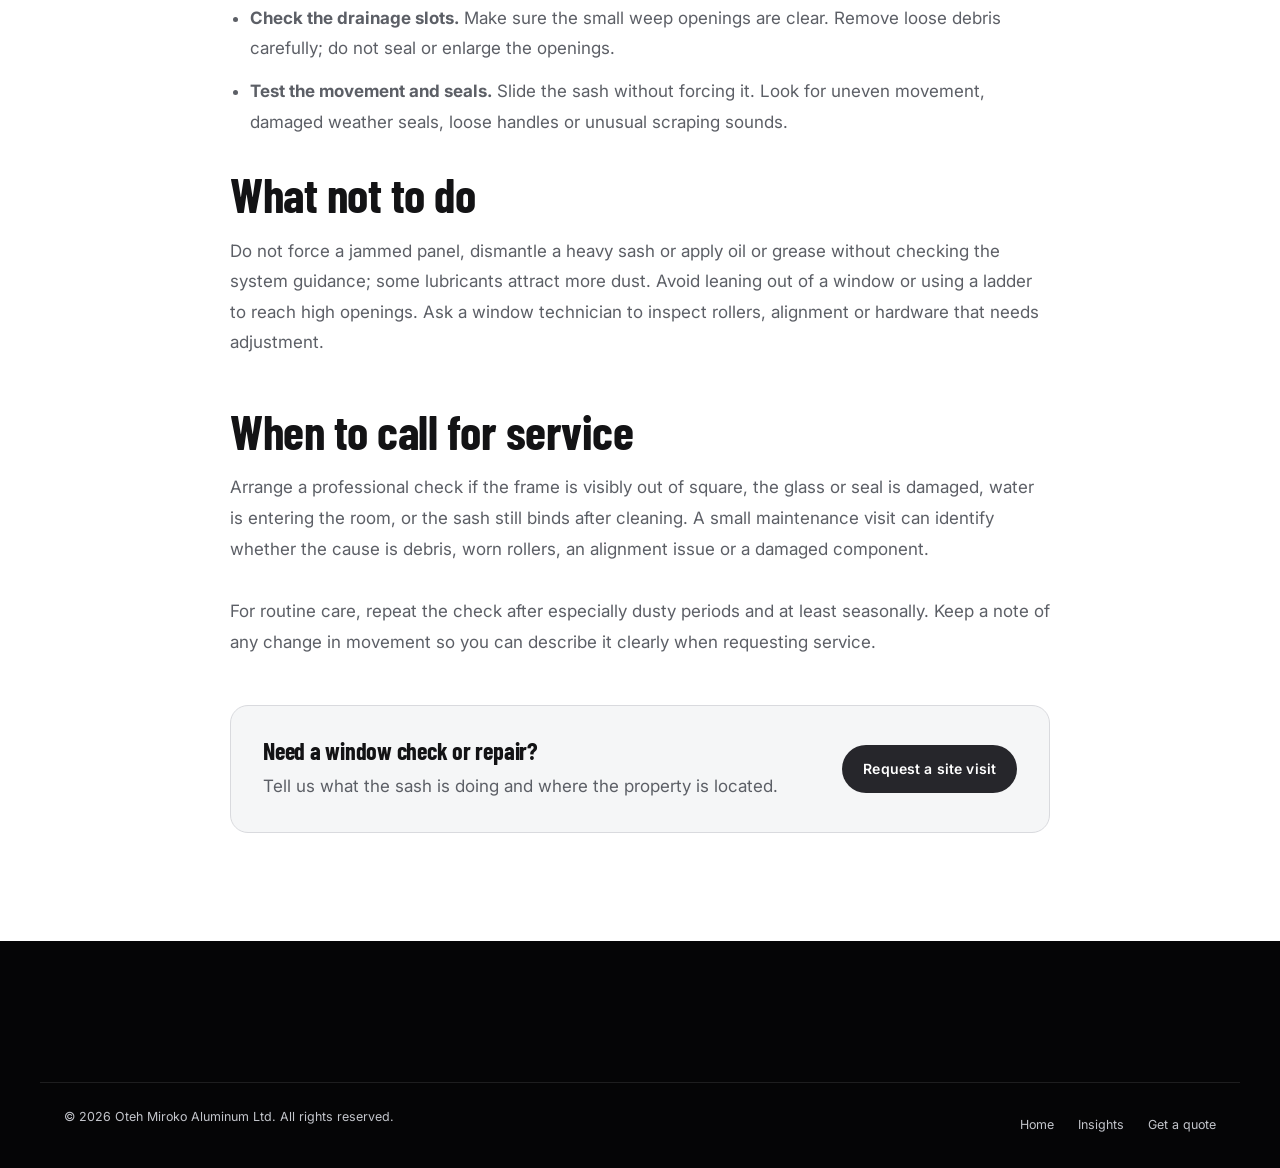
<file: insights/window-maintenance.html>
<!DOCTYPE html>
<html lang="en">
<head>
  <meta charset="utf-8">
  <meta name="viewport" content="width=device-width, initial-scale=1">
  <title>Harmattan Checks for Sliding Windows | Oteh Miroko Aluminum</title>
  <meta name="description" content="A simple maintenance routine for sliding aluminium windows: clear tracks and drainage paths, clean gently and check rollers and seals.">
  <meta name="theme-color" content="#131315">
  <link rel="canonical" href="https://www.otehmirokoaluminum.com/insights/window-maintenance.html">
  <meta property="og:type" content="article">
  <meta property="og:site_name" content="Oteh Miroko Aluminum">
  <meta property="og:title" content="Harmattan Checks: a 20-minute Routine for Sliding Windows">
  <meta property="og:description" content="Four straightforward checks can help keep sliding-window tracks, rollers and drainage paths clear through dusty weather.">
  <meta property="og:url" content="https://www.otehmirokoaluminum.com/insights/window-maintenance.html">
  <meta property="og:image" content="https://www.otehmirokoaluminum.com/images/blog-maintenance.jpg">
<!-- Icons — generated by tools/build_brand_assets.py -->
<link rel="icon" href="../images/favicon.ico" sizes="any">
<link rel="icon" href="../images/favicon.svg" type="image/svg+xml">
<link rel="apple-touch-icon" href="../images/apple-touch-icon.png">
  <link rel="preconnect" href="https://fonts.googleapis.com">
  <link rel="preconnect" href="https://fonts.gstatic.com" crossorigin>
  <link rel="stylesheet" href="https://fonts.googleapis.com/css2?family=Barlow+Condensed:wght@500;600;700&family=Inter:wght@400;500;600;700&display=swap">
  <link rel="stylesheet" href="../css/styles.css">
</head>
<body>
  <a class="skip-link" href="#main">Skip to main content</a>
  <header class="site-header" data-scrolled="true">
    <div class="container header__inner">
      <a class="brand" href="../index.html#home" aria-label="Oteh Miroko Aluminum — home">
        <!-- Brand mark — generated from tools/logo_path.py; run tools/build_brand_assets.py to refresh -->
        <span class="brand__mark" aria-hidden="true">
          <svg viewBox="0 0 92.5 116" width="33.5" height="42" role="img" focusable="false">
            <path fill="currentColor" fill-rule="evenodd" d="M47.5 116 L44.5 115.5 L6.5 95.5 L0.25 95 L0 57 L0.5 55.25 L2.5 53.5 L21.5 41.25 L22 42 L22 95 L22.5 96.25 L27.5 98.5 L28 97 L28.25 30 L30.5 27.75 L43.5 19.5 L44 20 L44.25 105 L45.5 106 L48.5 105.75 L49.25 105 L49.5 0 L62.5 8.75 L63.75 10 L64.5 12 L64.5 98 L65.5 98.5 L70.25 96 L70.5 41.5 L92 55 L92.5 57 L92.5 94 L91.5 95.25 L86.5 95.5 Z"/>
          </svg>
        </span>
        <span class="brand__text"><strong>Oteh Miroko</strong><span>Aluminum &amp; Glassworks</span></span>
      </a>
      <div class="nav__cta">
        <a class="btn btn--ghost" href="index.html">All insights</a>
        <a class="btn btn--primary" href="../index.html#quote">Request a quote</a>
      </div>
    </div>
  </header>

  <main id="main" class="section article-page">
    <div class="container">
      <nav aria-label="Breadcrumb">
        <ol class="breadcrumbs">
          <li><a href="../index.html#home">Home</a></li>
          <li><a href="index.html">Insights</a></li>
          <li aria-current="page">Window maintenance</li>
        </ol>
      </nav>

      <article class="article">
        <header class="article__header">
          <p class="eyebrow">Maintenance</p>
          <h1 class="section__title">Harmattan checks: a 20-minute routine for sliding windows</h1>
          <p class="lede">Dust can collect in tracks and drainage slots. A gentle clean and a quick check of the moving parts helps you spot issues early.</p>
          <p class="article__meta"><time datetime="2026-07-02">2 July 2026</time> · Oteh Miroko Aluminum</p>
        </header>

        <figure class="article__hero">
          <img src="../images/blog-maintenance.jpg" alt="Technician maintaining the seal along an aluminium window frame" width="800" height="560">
        </figure>

        <div class="article__content">
          <p>Sliding windows work best when their tracks, drainage paths and rollers are free of grit. During dusty weather, spend a few minutes checking them rather than forcing a sash that has started to stick. The routine below uses simple cleaning and observation; follow the window-system manufacturer's instructions for any adjustment or lubrication.</p>

          <h2>A four-step seasonal check</h2>
          <ol class="article__list">
            <li><strong>Remove loose dust.</strong> Open the sash if it moves freely, then use a soft brush or vacuum attachment to lift grit from the visible track and corners.</li>
            <li><strong>Wipe the track gently.</strong> Use a soft cloth and mild soapy water, then dry the area. Avoid abrasive pads, harsh chemicals and excess water around drainage openings.</li>
            <li><strong>Check the drainage slots.</strong> Make sure the small weep openings are clear. Remove loose debris carefully; do not seal or enlarge the openings.</li>
            <li><strong>Test the movement and seals.</strong> Slide the sash without forcing it. Look for uneven movement, damaged weather seals, loose handles or unusual scraping sounds.</li>
          </ol>

          <h2>What not to do</h2>
          <p>Do not force a jammed panel, dismantle a heavy sash or apply oil or grease without checking the system guidance; some lubricants attract more dust. Avoid leaning out of a window or using a ladder to reach high openings. Ask a window technician to inspect rollers, alignment or hardware that needs adjustment.</p>

          <h2>When to call for service</h2>
          <p>Arrange a professional check if the frame is visibly out of square, the glass or seal is damaged, water is entering the room, or the sash still binds after cleaning. A small maintenance visit can identify whether the cause is debris, worn rollers, an alignment issue or a damaged component.</p>
          <p>For routine care, repeat the check after especially dusty periods and at least seasonally. Keep a note of any change in movement so you can describe it clearly when requesting service.</p>
        </div>

        <aside class="article__cta">
          <div>
            <h2>Need a window check or repair?</h2>
            <p>Tell us what the sash is doing and where the property is located.</p>
          </div>
          <a class="btn btn--primary" href="../index.html#quote">Request a site visit</a>
        </aside>
      </article>
    </div>
  </main>

  <footer class="site-footer">
    <div class="container footer__bar">
      <p>© 2026 Oteh Miroko Aluminum Ltd. All rights reserved.</p>
      <ul role="list">
        <li><a href="../index.html#home">Home</a></li>
        <li><a href="index.html">Insights</a></li>
        <li><a href="../index.html#quote">Get a quote</a></li>
      </ul>
    </div>
  </footer>
</body>
</html>
</file>
<file: css/styles.css>
/* =============================================================================
   OTEH MIROKO ALUMINUM — stylesheet
   -----------------------------------------------------------------------------
   Contents
   01. Design tokens (colour, type, spacing, elevation)
   02. Reset & base
   03. Utilities (container, buttons, links, eyebrows, forms primitives)
   04. Header & navigation
   05. Hero
   06. Strip / About
   07. Services
   08. Projects gallery
   08b. Products (filterable range)
   09. Process (dark section)
   10. Testimonials carousel
   11. Blog cards
   11b. Showcase / Vision  (film + framed tiles)
   12. Quote form
   13. Contact & map
   14. CTA band, Footer, Floaters
   15. Lightbox, overlay, toast
   16. Motion, reveal animations, scrollbar
   17. Print
   -----------------------------------------------------------------------------
   Approach: mobile-first, one breakpoint ladder (640 / 900 / 1200).
   All colour and type decisions live in tokens so the brand can be re-skinned
   by editing section 01 only.
   ============================================================================= */

/* =============================================================================
   01. DESIGN TOKENS
   Brand palette comes from the official logo: near-black charcoal ink for
   structure and actions, warm-neutral silver for surfaces, text and borders.
   ============================================================================= */
:root {
  /* --- Brand colour: charcoal ink + zinc, from the official logo --- */
  --ink-900: #050506;     /* darkest — footer, dark sections */
  --ink-800: #131315;     /* primary dark surface */
  --ink-700: #26262b;     /* raised dark surface, hovers, primary action */
  --ink-500: #4d4d55;     /* accent / brand mark */
  --ink-300: #9a9aa3;     /* dark-surface accents */
  --ink-050: #f1f1f4;     /* tinted section background */

  --silver-900: #5c5f66;  /* secondary text */
  --silver-700: #83868f;
  --silver-400: #c3c5cb;
  --silver-300: #d9dade;  /* borders */
  --silver-200: #e8e9ec;  /* tinted surface */
  --silver-100: #f5f6f7;  /* light surface */
  --white: #ffffff;

  --gold-500: #e8a33d;    /* rating stars — deliberately the only warm accent */
  --success: #1e7d4f;
  --danger: #b32d2d;
  --warn: #a76500;

  /* --- Semantic aliases --- */
  --bg: var(--white);
  --bg-tint: var(--silver-100);
  --surface: var(--white);
  --surface-2: var(--silver-200);
  --text: var(--ink-800);
  --text-muted: var(--silver-900);
  --border: var(--silver-300);
  --brand: var(--ink-700);
  --brand-dark: var(--ink-900);
  --focus: #4a4a52;

  /* --- Type --- */
  --font-display: "Barlow Condensed", "Arial Narrow", system-ui, sans-serif;
  --font-body: "Inter", system-ui, -apple-system, "Segoe UI", Roboto, Arial, sans-serif;

  /* Fluid type: clamp(min, preferred, max) removes most media-query work */
  --fs-xs: 0.78rem;
  --fs-sm: 0.875rem;
  --fs-base: clamp(1rem, 0.96rem + 0.2vw, 1.0625rem);
  --fs-lg: clamp(1.0625rem, 1rem + 0.35vw, 1.2rem);
  --fs-h4: clamp(1.0625rem, 1rem + 0.4vw, 1.25rem);
  --fs-h3: clamp(1.2rem, 1.05rem + 0.7vw, 1.5rem);
  --fs-h2: clamp(1.85rem, 1.35rem + 2.3vw, 3rem);
  --fs-h1: clamp(2.35rem, 1.4rem + 4.4vw, 4.4rem);

  /* --- Space & shape --- */
  --space-1: 0.25rem;
  --space-2: 0.5rem;
  --space-3: 0.75rem;
  --space-4: 1rem;
  --space-5: 1.5rem;
  --space-6: 2rem;
  --space-7: 3rem;
  --space-8: 4rem;
  --section-y: clamp(3.5rem, 2rem + 6vw, 7rem);
  --container: 1200px;
  --gutter: clamp(1rem, 0.4rem + 3vw, 2.5rem);
  --radius-sm: 6px;
  --radius: 12px;
  --radius-lg: 18px;

  /* --- Elevation: layered, low-contrast shadows read as "machined" not "floaty" --- */
  --shadow-1: 0 1px 2px rgba(5, 5, 6, .06), 0 2px 8px rgba(5, 5, 6, .05);
  --shadow-2: 0 6px 18px rgba(5, 5, 6, .09), 0 2px 6px rgba(5, 5, 6, .05);
  --shadow-3: 0 18px 45px rgba(5, 5, 6, .16);

  --header-h: 72px;
  --ease: cubic-bezier(.22, .61, .36, 1);
  --dur: 220ms;
}

/* =============================================================================
   02. RESET & BASE
   ============================================================================= */
*, *::before, *::after { box-sizing: border-box; }

/* Component display rules (e.g. grid/flex) must never override the HTML
   hidden attribute; otherwise transparent overlays can block every click. */
[hidden] { display: none !important; }

html {
  -webkit-text-size-adjust: 100%;
  /* scroll-behavior set here is the single source of truth for anchor jumps;
     JS respects prefers-reduced-motion by reading this same logic. */
  scroll-behavior: smooth;
  scroll-padding-top: calc(var(--header-h) + 16px);
}

body {
  margin: 0;
  background: var(--bg);
  color: var(--text);
  font-family: var(--font-body);
  font-size: var(--fs-base);
  line-height: 1.65;
  -webkit-font-smoothing: antialiased;
  overflow-x: hidden;
}

/* Lock scroll when the drawer or lightbox is open */
body.is-locked { overflow: hidden; }

img, svg, video { max-width: 100%; height: auto; display: block; }
figure { margin: 0; }
ul, ol { margin: 0; padding: 0; }
li { list-style: none; }            /* lists are used for layout, not bullets */
address { font-style: normal; }

h1, h2, h3, h4 {
  font-family: var(--font-display);
  font-weight: 700;
  line-height: 1.05;
  letter-spacing: -0.01em;
  margin: 0 0 var(--space-3);
  text-wrap: balance;               /* avoids orphan words in headings */
}
h1 { font-size: var(--fs-h1); }
h2 { font-size: var(--fs-h2); }
h3 { font-size: var(--fs-h3); letter-spacing: 0; }
h4 { font-size: var(--fs-h4); }
p { margin: 0 0 var(--space-4); }
p:last-child { margin-bottom: 0; }

a { color: var(--brand-dark); text-underline-offset: 3px; }
a:hover { color: var(--brand); }

/* Visible, high-contrast focus ring everywhere (WCAG 2.4.7 / 1.4.11) */
:focus-visible {
  outline: 3px solid var(--focus);
  outline-offset: 2px;
  border-radius: 3px;
}
/* Dark surfaces need a light ring to stay visible */
.section--dark :focus-visible,
.site-footer :focus-visible,
.hero :focus-visible,
.lightbox :focus-visible,
.cta-band :focus-visible { outline-color: #f5f6f7; }

/* Skip link: off-canvas until focused */
.skip-link {
  position: absolute; left: -9999px; top: 0; z-index: 100;
  background: var(--ink-800); color: var(--white);
  padding: var(--space-3) var(--space-4); border-radius: 0 0 var(--radius-sm) 0;
  font-weight: 600; text-decoration: none;
}
.skip-link:focus { left: 0; color: var(--white); }

/* Screen-reader-only text that becomes visible on focus */
.sr-only {
  position: absolute; width: 1px; height: 1px; padding: 0; margin: -1px;
  overflow: hidden; clip: rect(0 0 0 0); white-space: nowrap; border: 0;
}

/* =============================================================================
   03. UTILITIES
   ============================================================================= */
.container {
  width: 100%;
  max-width: var(--container);
  margin-inline: auto;
  padding-inline: var(--gutter);
}

.section { padding-block: var(--section-y); }
.section--tint { background: var(--bg-tint); }
.section--dark { background: var(--ink-800); color: var(--silver-200); }
.section--dark .section__title,
.section--dark h3 { color: var(--white); }
.section--dark .section__lede { color: var(--silver-400); }

.section__head { max-width: 68ch; margin-bottom: var(--space-7); }
.section__head--split {
  max-width: none;
  display: grid;
  gap: var(--space-5);
  align-items: end;
}
.section__title { margin-bottom: var(--space-3); }
.section__lede { color: var(--text-muted); font-size: var(--fs-lg); margin: 0; }

.eyebrow {
  display: inline-flex; align-items: center; gap: var(--space-2);
  font-family: var(--font-body);
  font-size: var(--fs-xs);
  font-weight: 700;
  letter-spacing: .12em;
  text-transform: uppercase;
  color: var(--brand);
  margin: 0 0 var(--space-3);
}
.eyebrow--light { color: var(--ink-300); }
.eyebrow__dot {
  width: 8px; height: 8px; border-radius: 50%;
  background: currentColor;
  box-shadow: 0 0 0 4px color-mix(in srgb, currentColor 22%, transparent);
}

.lede { font-size: var(--fs-lg); color: var(--text-muted); }
.grad {
  background: linear-gradient(100deg, var(--silver-400), var(--white) 45%, var(--silver-300));
  -webkit-background-clip: text; background-clip: text;
  color: transparent;
}

/* ---- Buttons --------------------------------------------------------------*/
.btn {
  --btn-bg: var(--brand);
  --btn-fg: var(--white);
  display: inline-flex; align-items: center; justify-content: center; gap: var(--space-2);
  padding: 0.72em 1.35em;
  min-height: 46px;                 /* comfortable touch target (WCAG 2.5.8) */
  border: 2px solid transparent;
  border-radius: 999px;
  background: var(--btn-bg); color: var(--btn-fg);
  font-family: var(--font-body);
  font-size: var(--fs-sm);
  font-weight: 600;
  letter-spacing: .01em;
  white-space: nowrap;
  text-decoration: none;
  cursor: pointer;
  transition: transform var(--dur) var(--ease), box-shadow var(--dur) var(--ease),
              background-color var(--dur) var(--ease), color var(--dur) var(--ease),
              border-color var(--dur) var(--ease);
}
.btn:hover { transform: translateY(-2px); box-shadow: var(--shadow-2); color: var(--btn-fg); }
.btn:active { transform: translateY(0); }
.btn--lg { font-size: var(--fs-base); padding: 0.85em 1.75em; min-height: 54px; }
.btn--primary { --btn-bg: var(--ink-700); }
.btn--primary:hover { --btn-bg: var(--ink-900); }
.btn--ghost {
  --btn-bg: transparent; --btn-fg: var(--ink-800);
  border-color: var(--silver-300);
}
.btn--ghost:hover { --btn-bg: var(--silver-100); }
.btn--outline {
  --btn-bg: transparent; --btn-fg: var(--white);
  border-color: rgba(255, 255, 255, .55);
}
.btn--outline:hover { --btn-bg: rgba(255, 255, 255, .12); border-color: var(--white); }
.section--dark .btn--outline { --btn-fg: var(--white); }
.btn[disabled], .btn[aria-disabled="true"] { opacity: .6; pointer-events: none; }
.btn .icon { flex: none; }
.btn.is-loading .btn__label { opacity: .75; }
.btn__label { transition: opacity var(--dur) var(--ease); }

/* Inline "read more" style link with sliding arrow */
.link-arrow {
  display: inline-flex; align-items: center; gap: .4em;
  font-weight: 600; font-size: var(--fs-sm);
  color: var(--brand-dark); text-decoration: none;
  border-bottom: 2px solid transparent;
}
.link-arrow span { transition: transform var(--dur) var(--ease); }
.link-arrow:hover { border-bottom-color: currentColor; }
.link-arrow:hover span { transform: translateX(4px); }

/* ---- Tick lists ------------------------------------------------------------*/
.ticks { display: grid; gap: var(--space-3); margin: var(--space-5) 0; }
.ticks li {
  position: relative; padding-left: 2rem; font-size: var(--fs-sm); color: var(--text-muted);
}
.ticks li::before {
  content: ""; position: absolute; left: 0; top: .45em;
  width: 1.1em; height: .6em;
  border-left: 2.5px solid var(--brand); border-bottom: 2.5px solid var(--brand);
  transform: rotate(-45deg);
}
.ticks li strong { color: var(--text); }
.ticks--light li { color: var(--silver-400); }
.ticks--light li strong { color: var(--white); }
.ticks--light li::before { border-color: var(--ink-300); }

/* ---- Layout grids ----------------------------------------------------------*/
.grid-2 { display: grid; gap: clamp(1.75rem, 4vw, 4rem); align-items: start; }
/* Wide variant: used by the About block so the copy column out-weighs the photo */
.grid-2--wide { align-items: center; }

/* Generic responsive 2-up / 3-up pattern used by several sections */
.cards, .posts, .process, .gallery {
  display: grid;
  gap: clamp(1rem, 2.5vw, 1.75rem);
}

/* =============================================================================
   04. HEADER & NAVIGATION
   ============================================================================= */
.site-header {
  position: sticky; top: 0; z-index: 60;
  background: rgba(255, 255, 255, .92);
  -webkit-backdrop-filter: saturate(180%) blur(14px);
  backdrop-filter: saturate(180%) blur(14px);
  border-bottom: 1px solid var(--silver-300);
  transition: box-shadow var(--dur) var(--ease), background-color var(--dur) var(--ease);
}
.site-header[data-scrolled="true"] { box-shadow: var(--shadow-2); }

.header__inner {
  min-height: var(--header-h);
  display: flex; align-items: center; justify-content: space-between; gap: var(--space-4);
}

.brand {
  display: inline-flex; align-items: center; gap: var(--space-3);
  text-decoration: none; color: inherit; flex: none;
}
.brand__mark svg { display: block; }
.brand__text { display: grid; line-height: 1.05; }
.brand__text strong {
  font-family: var(--font-display); font-size: 1.32rem; font-weight: 700;
  letter-spacing: .01em; color: var(--ink-800);
}
.brand__text span {
  font-size: .66rem; font-weight: 600; letter-spacing: .17em;
  text-transform: uppercase; color: var(--brand);
}

/* Desktop nav */
.nav { display: flex; align-items: center; gap: clamp(var(--space-2), 1vw, var(--space-4)); min-width: 0; }
.nav__list { display: flex; align-items: center; gap: 2px; }
.nav__link {
  position: relative;
  display: inline-flex; align-items: center; gap: .35em;
  padding: .5rem clamp(.4rem, .45vw, .6rem);
  white-space: nowrap;
  font-size: var(--fs-sm); font-weight: 600; color: var(--ink-800);
  text-decoration: none; border-radius: var(--radius-sm);
  transition: color var(--dur) var(--ease), background-color var(--dur) var(--ease);
}
.nav__link:hover { color: var(--brand-dark); background: var(--silver-100); }
/* Underline indicator for the active section (JS sets aria-current) */
.nav__link[aria-current="page"] { color: var(--brand-dark); }
.nav__link[aria-current="page"]::after {
  content: ""; position: absolute; left: .7rem; right: .7rem; bottom: .18rem;
  height: 2.5px; background: var(--brand); border-radius: 2px;
}
.nav__chev { transition: transform var(--dur) var(--ease); }

/* Services dropdown */
.nav__has-menu { position: relative; }
.nav__menu {
  position: absolute; top: calc(100% + 10px); left: 0; min-width: 260px;
  background: var(--white); border: 1px solid var(--silver-300);
  border-radius: var(--radius); box-shadow: var(--shadow-3);
  padding: var(--space-2);
  display: grid; gap: 2px;
  opacity: 0; visibility: hidden; transform: translateY(-8px);
  transition: opacity var(--dur) var(--ease), transform var(--dur) var(--ease), visibility var(--dur);
}
.nav__has-menu:hover .nav__menu,
.nav__has-menu:focus-within .nav__menu,
.nav__menu[data-open="true"] { opacity: 1; visibility: visible; transform: translateY(0); }
.nav__menu a {
  display: block; padding: .6rem .75rem; border-radius: var(--radius-sm);
  font-size: var(--fs-sm); font-weight: 500; color: var(--ink-800); text-decoration: none;
}
.nav__menu a:hover { background: var(--ink-050); color: var(--brand-dark); }
.nav__cta { display: flex; align-items: center; gap: var(--space-2); flex: none; }

/* Hamburger */
.nav-toggle {
  display: none;
  width: 48px; height: 48px; padding: 0;
  background: transparent; border: 1px solid var(--silver-300);
  border-radius: var(--radius-sm); cursor: pointer;
}
.nav-toggle__bars { display: grid; gap: 5px; margin: 0 auto; width: 22px; }
.nav-toggle__bars i {
  display: block; height: 2.5px; background: var(--ink-800); border-radius: 2px;
  transition: transform var(--dur) var(--ease), opacity var(--dur) var(--ease);
}
.nav-toggle[aria-expanded="true"] i:nth-child(1) { transform: translateY(7.5px) rotate(45deg); }
.nav-toggle[aria-expanded="true"] i:nth-child(2) { opacity: 0; }
.nav-toggle[aria-expanded="true"] i:nth-child(3) { transform: translateY(-7.5px) rotate(-45deg); }

/* Scroll progress bar */
.scroll-progress {
  height: 3px; width: 0;
  background: linear-gradient(90deg, var(--ink-500), var(--ink-900));
  transition: width 90ms linear;
}

/* =============================================================================
   05. HERO
   ============================================================================= */
.hero {
  position: relative;
  isolation: isolate;
  min-height: clamp(560px, 88vh, 900px);
  display: grid; align-items: center;
  padding-block: clamp(3rem, 8vw, 6rem) clamp(4rem, 9vw, 7rem);
  background: var(--ink-900);
  color: var(--white);
  overflow: hidden;
}
.hero__media { position: absolute; inset: 0; z-index: -2; }
.hero__media img { width: 100%; height: 100%; object-fit: cover; object-position: center 40%; }
.hero__scrim {
  position: absolute; inset: 0;
  background:
    linear-gradient(180deg, rgba(5,5,6,.92) 0%, rgba(5,5,6,.72) 42%, rgba(5,5,6,.94) 100%),
    linear-gradient(90deg, rgba(5,5,6,.9) 0%, rgba(5,5,6,.35) 65%, transparent 100%);
}
/* Decorative mullion grid: pure CSS, reinforces the product metaphor */
.hero__grid {
  position: absolute; inset: 0; z-index: -1; pointer-events: none;
  background-image:
    linear-gradient(to right, rgba(255,255,255,.055) 1px, transparent 1px),
    linear-gradient(to bottom, rgba(255,255,255,.055) 1px, transparent 1px);
  background-size: 96px 96px;
  mask-image: linear-gradient(180deg, transparent, #000 30%, #000 70%, transparent);
}
.hero__inner { max-width: 60rem; }
.hero__title { font-size: var(--fs-h1); margin-bottom: var(--space-4); }
.hero__lede {
  font-size: clamp(1.02rem, .95rem + .5vw, 1.25rem);
  color: #d9dade; max-width: 46rem; margin-bottom: var(--space-6);
}
.hero__actions { display: flex; flex-wrap: wrap; gap: var(--space-3); margin-bottom: var(--space-7); }

.stats {
  display: grid; grid-template-columns: repeat(2, minmax(0, 1fr));
  gap: var(--space-5) var(--space-4);
  margin: 0; padding-top: var(--space-6);
  border-top: 1px solid rgba(255,255,255,.16);
}
.stat dt {
  order: 2; font-size: var(--fs-xs); letter-spacing: .06em; text-transform: uppercase;
  color: var(--silver-400); font-weight: 600; margin-top: .35rem;
}
.stat dd {
  order: 1; margin: 0;
  font-family: var(--font-display); font-size: clamp(1.9rem, 1.3rem + 2vw, 2.8rem);
  font-weight: 700; line-height: 1; color: var(--white);
}
.stat { display: flex; flex-direction: column; }

/* =============================================================================
   06. MATERIAL STRIP / ABOUT
   ============================================================================= */
.strip { background: var(--ink-800); color: var(--silver-300); padding-block: var(--space-5); }
.strip__label {
  font-size: var(--fs-xs); text-transform: uppercase; letter-spacing: .14em;
  font-weight: 700; color: var(--ink-300); margin: 0 0 var(--space-3);
}
.strip__list {
  display: flex; flex-wrap: wrap; gap: var(--space-3) var(--space-6);
  font-size: var(--fs-sm); font-weight: 500;
}
.strip__list li { position: relative; }
.strip__list li + li::before {
  content: ""; position: absolute; left: calc(var(--space-6) / -2); top: 50%;
  width: 4px; height: 4px; border-radius: 50%; background: var(--ink-500);
  transform: translate(-50%, -50%);
}

.about__copy { max-width: 46rem; }
.about__media { position: relative; }
.about__media img {
  width: 100%; border-radius: var(--radius-lg); box-shadow: var(--shadow-3);
  aspect-ratio: 4 / 5; object-fit: cover;
}
.badge-card {
  position: absolute; right: clamp(-1rem, -2vw, 0rem); bottom: clamp(-1rem, -2vw, 1rem);
  max-width: 20rem;
  background: var(--white); border: 1px solid var(--silver-300);
  border-left: 4px solid var(--brand);
  border-radius: var(--radius); box-shadow: var(--shadow-3);
  padding: var(--space-4) var(--space-5);
}
.badge-card strong { display: block; font-family: var(--font-display); font-size: 1.15rem; }
.badge-card span { font-size: var(--fs-sm); color: var(--text-muted); }
.about__actions { display: flex; flex-wrap: wrap; align-items: center; gap: var(--space-5); margin-top: var(--space-6); }

/* =============================================================================
   07. SERVICES
   ============================================================================= */
.cards { grid-template-columns: 1fr; }
.card {
  position: relative;
  background: var(--surface);
  border: 1px solid var(--silver-300);
  border-radius: var(--radius);
  padding: var(--space-5);
  box-shadow: var(--shadow-1);
  transition: transform var(--dur) var(--ease), box-shadow var(--dur) var(--ease),
              border-color var(--dur) var(--ease);
}
.card::after {                       /* top accent line grows on hover */
  content: ""; position: absolute; left: var(--space-5); right: var(--space-5); top: -1px;
  height: 3px; border-radius: 0 0 3px 3px;
  background: linear-gradient(90deg, var(--ink-500), var(--ink-900));
  transform: scaleX(0); transform-origin: left;
  transition: transform 320ms var(--ease);
}
.card:hover { transform: translateY(-4px); box-shadow: var(--shadow-2); border-color: var(--silver-400); }
.card:hover::after { transform: scaleX(1); }
.card__icon {
  display: inline-grid; place-items: center;
  width: 52px; height: 52px; margin-bottom: var(--space-4);
  border-radius: var(--radius-sm);
  background: var(--ink-050); color: var(--brand-dark);
}
.card h3 { margin-bottom: var(--space-2); }
.card p { font-size: var(--fs-sm); color: var(--text-muted); }
.card__meta { display: flex; flex-wrap: wrap; gap: var(--space-2); margin-top: var(--space-4); }
.card__meta li {
  font-size: var(--fs-xs); font-weight: 600; letter-spacing: .02em;
  padding: .28rem .6rem; border-radius: 999px;
  background: var(--silver-100); color: var(--silver-900); border: 1px solid var(--silver-300);
}
.card--cta {
  background: linear-gradient(150deg, var(--ink-800), var(--ink-700));
  border-color: transparent; color: var(--silver-200);
  display: flex; flex-direction: column; justify-content: center; gap: var(--space-3);
}
.card--cta h3 { color: var(--white); }
.card--cta p { color: var(--silver-300); }
.card--cta .btn { align-self: start; margin-top: var(--space-2); }

/* =============================================================================
   08. PROJECTS GALLERY
   ============================================================================= */
.filters { display: flex; flex-wrap: wrap; gap: var(--space-2); }
.filter {
  padding: .5rem 1rem; min-height: 42px;
  background: var(--white); color: var(--text-muted);
  border: 1px solid var(--silver-300); border-radius: 999px;
  font-family: var(--font-body); font-size: var(--fs-sm); font-weight: 600;
  cursor: pointer;
  transition: all var(--dur) var(--ease);
}
.filter:hover { border-color: var(--silver-400); color: var(--ink-800); }
.filter.is-active { background: var(--ink-800); border-color: var(--ink-800); color: var(--white); }

.gallery { grid-template-columns: 1fr; }
.gallery__item { transition: opacity 260ms var(--ease), transform 260ms var(--ease); }
/* JS toggles [hidden] after the fade so layout collapses cleanly */
.gallery__item[hidden] { display: none; }
.gallery__item.is-fading { opacity: 0; transform: scale(.97); }

.gallery__link {
  position: relative; display: block; overflow: hidden;
  border-radius: var(--radius); background: var(--silver-200);
  aspect-ratio: 4 / 3;
  box-shadow: var(--shadow-1);
}
.gallery__link img {
  width: 100%; height: 100%; object-fit: cover;
  transition: transform 600ms var(--ease), filter var(--dur) var(--ease);
}
.gallery__link:hover img,
.gallery__link:focus-visible img { transform: scale(1.06); }
.gallery__zoom {
  position: absolute; right: var(--space-3); top: var(--space-3);
  width: 38px; height: 38px; display: grid; place-items: center;
  background: rgba(19, 19, 21, .78); color: var(--white);
  border-radius: 50%; font-size: 1.1rem;
  opacity: 0; transform: translateY(-6px);
  transition: opacity var(--dur) var(--ease), transform var(--dur) var(--ease);
}
.gallery__link:hover .gallery__zoom,
.gallery__link:focus-visible .gallery__zoom { opacity: 1; transform: translateY(0); }

.gallery figcaption {
  padding: var(--space-3) 0 0;
  display: flex; flex-direction: column;
}
.gallery figcaption strong { font-family: var(--font-display); font-size: 1.12rem; }
.gallery figcaption span { font-size: var(--fs-sm); color: var(--text-muted); }
.gallery__empty { text-align: center; color: var(--text-muted); padding-block: var(--space-6); }


/* =============================================================================
   08b. PRODUCTS
   The real range, in the real finishes. Reuses the gallery's filter + lightbox
   contracts (data-lightbox / .gallery__item), but with portrait-aware cards,
   because door and window photos are taller than they are wide.
   ============================================================================= */
.products__head {
  display: flex; flex-wrap: wrap; align-items: flex-end;
  justify-content: space-between; gap: var(--space-5);
}

.products {
  display: grid; gap: var(--space-4);
  grid-template-columns: repeat(2, minmax(0, 1fr));
  margin-top: var(--space-6);
}
@media (min-width: 40em) { .products { grid-template-columns: repeat(3, minmax(0, 1fr)); gap: var(--space-5); } }
@media (min-width: 68em) { .products { grid-template-columns: repeat(4, minmax(0, 1fr)); } }

.product { transition: opacity 260ms var(--ease), transform 260ms var(--ease); }
.product[hidden] { display: none; }
.product.is-fading { opacity: 0; transform: scale(.97); }

.product__frame {
  position: relative; display: block; overflow: hidden;
  border-radius: var(--radius); background: var(--silver-200);
  aspect-ratio: 4 / 5;
  box-shadow: var(--shadow-1);
  border: 1px solid var(--silver-300);
}
.product__frame img {
  width: 100%; height: 100%; object-fit: cover; display: block;
  transition: transform 620ms var(--ease);
}
.product__frame:hover img,
.product__frame:focus-visible img { transform: scale(1.05); }
.product__tag {
  position: absolute; left: var(--space-3); top: var(--space-3);
  padding: .3em .7em; border-radius: 999px;
  background: rgba(19, 19, 21, .82); color: var(--white);
  font-size: .64rem; font-weight: 700; letter-spacing: .1em; text-transform: uppercase;
}
.product figcaption { display: flex; flex-direction: column; gap: .15rem; padding: var(--space-3) 0 0; }
.product figcaption strong { font-family: var(--font-display); font-size: 1.06rem; line-height: 1.2; }
.product figcaption span { font-size: var(--fs-sm); color: var(--text-muted); }
.products__empty { text-align: center; color: var(--text-muted); padding-block: var(--space-6); }

.product-notes {
  display: grid; gap: var(--space-4); grid-template-columns: 1fr;
  margin-top: var(--space-6);
}
@media (min-width: 45em) { .product-notes { grid-template-columns: repeat(3, minmax(0, 1fr)); } }
.product-note {
  border: 1px solid var(--silver-300); border-radius: var(--radius);
  background: var(--white); padding: var(--space-5); box-shadow: var(--shadow-1);
}
.product-note h3 { font-size: var(--fs-h4); margin: 0 0 var(--space-2); }
.product-note p { margin: 0; font-size: var(--fs-sm); color: var(--text-muted); }
.product-note strong { color: var(--text); }

/* =============================================================================
   09. PROCESS (dark)
   ============================================================================= */
.process { grid-template-columns: 1fr; counter-reset: step; }
.step {
  position: relative;
  padding: var(--space-5) 0 0;
  border-top: 1px solid rgba(255,255,255,.16);
}
.step__num {
  display: block; font-family: var(--font-display); font-size: 2.4rem;
  line-height: 1; color: var(--ink-500); margin-bottom: var(--space-2);
  opacity: .9;
}
.step h3 { font-size: 1.22rem; margin-bottom: var(--space-2); }
.step p { font-size: var(--fs-sm); color: var(--silver-400); }

.why {
  margin-top: var(--space-7); padding-top: var(--space-6);
  border-top: 1px solid rgba(255,255,255,.16);
}
.why__title { font-size: var(--fs-h3); margin-bottom: var(--space-5); }
.why__list { display: grid; gap: var(--space-5); }
.why__list li { display: grid; gap: .3rem; }
.why__list strong {
  font-family: var(--font-display); font-size: 1.15rem; color: var(--white); letter-spacing: .01em;
}
.why__list span { font-size: var(--fs-sm); color: var(--silver-400); }

/* =============================================================================
   10. TESTIMONIALS CAROUSEL
   ============================================================================= */
.carousel { position: relative; }
.carousel__viewport { overflow: hidden; }
.carousel__track {
  display: flex;
  transition: transform 480ms var(--ease);
  will-change: transform;
}
.carousel__slide { min-width: 100%; flex: 0 0 100%; padding: 2px; }
.quote {
  background: var(--white); border: 1px solid var(--silver-300);
  border-radius: var(--radius-lg); box-shadow: var(--shadow-1);
  padding: clamp(1.5rem, 3vw, 2.5rem);
  height: 100%;
  display: grid; gap: var(--space-4); align-content: start;
}
.quote__stars { color: var(--gold-500); letter-spacing: .12em; font-size: 1.05rem; }
.quote blockquote { margin: 0; }
.quote blockquote p {
  font-family: var(--font-display); font-weight: 500;
  font-size: clamp(1.15rem, 1rem + .9vw, 1.6rem);
  line-height: 1.35; color: var(--ink-800); margin: 0;
}
.quote figcaption { display: grid; font-size: var(--fs-sm); }
.quote figcaption strong { color: var(--ink-800); }
.quote figcaption span { color: var(--text-muted); }

.carousel__controls {
  display: flex; align-items: center; justify-content: center;
  gap: var(--space-4); margin-top: var(--space-6);
}
.carousel__btn {
  width: 48px; height: 48px; display: grid; place-items: center;
  background: var(--white); border: 1px solid var(--silver-300);
  border-radius: 50%; color: var(--ink-800); cursor: pointer;
  transition: all var(--dur) var(--ease);
}
.carousel__btn:hover { background: var(--ink-800); color: var(--white); border-color: var(--ink-800); }
.carousel__dots { display: flex; gap: var(--space-2); }
.carousel__dot {
  width: 11px; height: 11px; padding: 0; border-radius: 50%;
  background: var(--silver-400); border: none; cursor: pointer;
  transition: all var(--dur) var(--ease);
}
.carousel__dot[aria-selected="true"] { background: var(--brand); width: 30px; border-radius: 999px; }

/* =============================================================================
   11. BLOG CARDS
   ============================================================================= */
.posts { grid-template-columns: 1fr; }
.post {
  background: var(--surface); border: 1px solid var(--silver-300);
  border-radius: var(--radius); overflow: hidden; box-shadow: var(--shadow-1);
  transition: transform var(--dur) var(--ease), box-shadow var(--dur) var(--ease);
}
.post:hover { transform: translateY(-4px); box-shadow: var(--shadow-2); }
.post__link { display: block; color: inherit; text-decoration: none; height: 100%; }
.post__link img { width: 100%; aspect-ratio: 16 / 11; object-fit: cover; }
.post__body { padding: var(--space-5); display: grid; gap: var(--space-2); }
.post__meta {
  font-size: var(--fs-xs); text-transform: uppercase; letter-spacing: .1em;
  font-weight: 700; color: var(--brand); margin: 0;
}
.post h3 { font-size: 1.25rem; margin: 0; }
.post__body p { font-size: var(--fs-sm); color: var(--text-muted); margin: 0; }
.post__body .link-arrow { margin-top: var(--space-2); }

/* =============================================================================
   ARTICLE / INSIGHTS PAGES
   ============================================================================= */
.article-page { min-height: 65vh; }
.breadcrumbs {
  display: flex; flex-wrap: wrap; align-items: center; gap: var(--space-2);
  margin-bottom: var(--space-6); color: var(--text-muted); font-size: var(--fs-sm);
}
.breadcrumbs li { list-style: none; }
.breadcrumbs li + li::before { content: "/"; margin-right: var(--space-2); color: var(--silver-700); }
.breadcrumbs a { color: var(--brand-dark); text-decoration: none; }
.breadcrumbs a:hover { text-decoration: underline; }
.article { max-width: 820px; margin-inline: auto; }
.article__header { margin-bottom: var(--space-6); }
.article__header .section__title { max-width: 20ch; }
.article__meta { color: var(--text-muted); font-size: var(--fs-sm); margin-top: var(--space-3); }
.article__hero { margin: 0 0 var(--space-7); }
.article__hero img { width: 100%; max-height: 520px; object-fit: cover; border-radius: var(--radius-lg); }
.article__content { display: grid; gap: var(--space-4); color: var(--text-muted); line-height: 1.8; }
.article__content h2 { color: var(--ink-800); margin: var(--space-4) 0 0; }
.article__content h3 { color: var(--ink-800); margin: var(--space-3) 0 0; }
.article__list { display: grid; gap: var(--space-3); padding-left: 1.25rem; }
.article__list li { list-style: disc; }
.article__cta {
  margin-top: var(--space-7); padding: clamp(1.25rem, 3vw, 2rem);
  display: flex; flex-wrap: wrap; align-items: center; justify-content: space-between;
  gap: var(--space-4); background: var(--silver-100); border: 1px solid var(--silver-300);
  border-radius: var(--radius-lg);
}
.article__cta h2 { margin: 0 0 var(--space-2); font-size: var(--fs-h3); }
.article__cta p { margin: 0; color: var(--text-muted); }
.insights-index__head { max-width: 70ch; margin-bottom: var(--space-7); }
.insights-index__actions { display: flex; flex-wrap: wrap; gap: var(--space-3); margin-top: var(--space-6); }


/* =============================================================================
   11b. SHOWCASE / VISION
   A film block, then a "mount board" of framed works. Deliberately dark: the
   photographs are the light source, the surrounding furniture stays quiet.
   ============================================================================= */
.showcase { background: var(--ink-900); color: var(--silver-200); }
.showcase .section__title { color: var(--white); }
.showcase .section__lede { color: var(--silver-400); }

/* --- film ---------------------------------------------------------------- */
.film {
  position: relative; margin-top: var(--space-6);
  border-radius: var(--radius-lg); overflow: hidden;
  background: var(--ink-800);
  border: 1px solid rgba(255, 255, 255, .09);
  box-shadow: var(--shadow-3);
}
.film video, .film__poster {
  display: block; width: 100%; height: auto; aspect-ratio: 16 / 10;
  object-fit: cover;
}
.film video { position: relative; z-index: 2; background: var(--ink-900); }
/* Native controls are chrome; keep them quiet until the pointer is over them */
.film video::-webkit-media-controls-panel { opacity: .92; }

.film__head {
  position: absolute; z-index: 1; left: 0; right: 0; top: 0;
  display: flex; align-items: center; justify-content: space-between; gap: var(--space-4);
  padding: var(--space-4) var(--space-5);
  pointer-events: none;
}
.film__badge {
  display: inline-flex; align-items: center; gap: .55em;
  padding: .4em .85em; border-radius: 999px;
  background: rgba(5, 5, 6, .62); border: 1px solid rgba(255, 255, 255, .16);
  font-size: var(--fs-xs); font-weight: 700; letter-spacing: .12em;
  text-transform: uppercase; color: var(--white);
}
.film__badge::before {
  content: ""; width: .55em; height: .55em; border-radius: 50%;
  background: var(--gold-500); box-shadow: 0 0 0 3px rgba(232, 163, 61, .22);
}
.film__meta { font-size: var(--fs-xs); letter-spacing: .1em; text-transform: uppercase; color: var(--silver-400); }

.film__note {
  display: flex; flex-wrap: wrap; align-items: center; gap: var(--space-2) var(--space-5);
  margin: var(--space-4) 0 0; font-size: var(--fs-sm); color: var(--silver-400);
}
.film__note strong { color: var(--silver-200); font-weight: 600; }

/* --- the mount board ----------------------------------------------------- */
.board {
  display: grid; gap: var(--space-4);
  grid-template-columns: repeat(2, minmax(0, 1fr));
  margin-top: var(--space-7);
}
@media (min-width: 40em) { .board { grid-template-columns: repeat(3, minmax(0, 1fr)); } }
@media (min-width: 75em) { .board { grid-template-columns: repeat(6, minmax(0, 1fr)); gap: var(--space-5); } }

.board__item { position: relative; margin: 0; }
.board__item img {
  display: block; width: 100%; height: auto;
  border-radius: var(--radius-sm);
  transition: transform var(--dur) var(--ease), filter var(--dur) var(--ease);
}
.board__item:nth-child(odd) { transform: translateY(0); }
.board__item:nth-child(even) { transform: translateY(1.75rem); }
@media (max-width: 39.99em) { .board__item:nth-child(even) { transform: none; } }
.board__item figcaption {
  margin-top: var(--space-2);
  font-size: .68rem; font-weight: 700; letter-spacing: .1em; text-transform: uppercase;
  color: var(--silver-400);
}

.showcase__cta {
  display: flex; flex-wrap: wrap; align-items: center; gap: var(--space-4);
  margin-top: var(--space-7);
}
.showcase__cta p { margin: 0; color: var(--silver-400); font-size: var(--fs-sm); max-width: 40ch; }


/* --- directions ---------------------------------------------------------- */
.directions__actions { display: flex; flex-wrap: wrap; gap: var(--space-3); }
.directions__frame {
  position: relative; margin-top: var(--space-6);
  min-height: clamp(280px, 42vw, 460px);
  border-radius: var(--radius-lg); overflow: hidden;
  border: 1px solid var(--silver-300); background: var(--silver-200);
  box-shadow: var(--shadow-2);
}
.directions__frame iframe { display: block; width: 100%; height: clamp(280px, 42vw, 460px); border: 0; }
.directions__fallback { padding: var(--space-6); text-align: center; color: var(--text-muted); }
.directions__fallback a { color: var(--brand); }

/* =============================================================================
   12. QUOTE FORM
   ============================================================================= */
.section--quote { background: linear-gradient(160deg, var(--ink-900), var(--ink-800) 55%, #2a2a31); color: var(--silver-200); }
.section--quote .section__title { color: var(--white); }
.quote-intro .section__lede { color: var(--silver-400); }
.quote-intro__contact { display: grid; gap: var(--space-2); margin-top: var(--space-6); font-size: var(--fs-sm); }
.quote-intro__contact p { display: flex; align-items: center; gap: var(--space-2); }
.quote-intro__contact p > span { display: inline-grid; place-items: center; color: var(--ink-300); }
.quote-intro__contact a { color: var(--white); font-weight: 600; text-decoration: none; }
.quote-intro__contact a:hover { color: var(--ink-300); text-decoration: underline; }

.form {
  background: var(--white); color: var(--text);
  border-radius: var(--radius-lg); box-shadow: var(--shadow-3);
  padding: clamp(1.25rem, 3vw, 2.25rem);
  display: grid; gap: var(--space-4);
}
.form__row { display: grid; gap: var(--space-4); }
.field { display: grid; gap: .4rem; }
.field label {
  font-size: var(--fs-sm); font-weight: 600; color: var(--ink-800);
}
.req { color: var(--danger); }
.opt { font-weight: 400; color: var(--text-muted); font-size: var(--fs-xs); }

/* Inputs: 16px min font-size prevents iOS Safari zoom-on-focus */
.form input[type="text"], .form input[type="tel"], .form input[type="email"],
.form input[type="file"], .form select, .form textarea {
  width: 100%; min-height: 50px;
  padding: .75rem .9rem;
  font-family: var(--font-body); font-size: 1rem; color: var(--text);
  background: var(--white);
  border: 1.5px solid var(--silver-300); border-radius: var(--radius-sm);
  transition: border-color var(--dur) var(--ease), box-shadow var(--dur) var(--ease);
}
.form textarea { min-height: 130px; resize: vertical; line-height: 1.6; }
.form select {
  appearance: none;
  background-image: url("data:image/svg+xml,%3Csvg xmlns='http://www.w3.org/2000/svg' viewBox='0 0 12 8'%3E%3Cpath d='M1 1.5 6 6.5l5-5' fill='none' stroke='%235b6b7a' stroke-width='1.8' stroke-linecap='round'/%3E%3C/svg%3E");
  background-repeat: no-repeat; background-position: right 1rem center; background-size: 12px;
  padding-right: 2.6rem;
}
.form input:hover, .form select:hover, .form textarea:hover { border-color: var(--silver-400); }
.form input:focus, .form select:focus, .form textarea:focus {
  border-color: var(--brand); box-shadow: 0 0 0 4px rgba(19, 19, 21, .16); outline: none;
}
/* Inputs use :focus (not :focus-visible) since only keyboard/typing reaches them;
   the box-shadow above is the visible focus indicator for WCAG 2.4.7. */

/* Error state: colour + icon + text, never colour alone (WCAG 1.4.1) */
.field.has-error input, .field.has-error select, .field.has-error textarea
{ border-color: var(--danger); background: #fdf5f5; }
.field.has-error input[type="checkbox"] { outline: 2px solid var(--danger); outline-offset: 2px; }
.field__error {
  display: flex; align-items: flex-start; gap: .4rem;
  font-size: var(--fs-xs); font-weight: 600; color: var(--danger); margin: 0;
}
.field__error::before { content: "⚠"; font-size: .95em; line-height: 1.5; }
.field__hint { font-size: var(--fs-xs); color: var(--text-muted); margin: 0; }

.field--check { grid-template-columns: auto 1fr; align-items: start; gap: .6rem; }
.field--check input[type="checkbox"] {
  width: 22px; height: 22px; margin-top: .15rem; accent-color: var(--brand);
}
.field--check label { font-weight: 500; font-size: var(--fs-sm); }
.field--check .field__error { grid-column: 1 / -1; }

/* File input styling with an accessible visually-hidden native control */
.form input[type="file"] { padding: .55rem; cursor: pointer; }
.form input[type="file"]::file-selector-button {
  margin-right: .75rem; padding: .5rem .9rem;
  background: var(--silver-100); color: var(--ink-800);
  border: 1px solid var(--silver-300); border-radius: var(--radius-sm);
  font-family: var(--font-body); font-weight: 600; font-size: var(--fs-sm); cursor: pointer;
}

.form__actions { display: flex; flex-wrap: wrap; align-items: center; gap: var(--space-4); }
.form__note { font-size: var(--fs-xs); color: var(--text-muted); margin: 0; }

/* Spinner: CSS-only, animated only while submitting */
.btn__spinner { display: none; width: 18px; height: 18px; border-radius: 50%;
  border: 2.5px solid rgba(255,255,255,.4); border-top-color: var(--white);
  animation: spin 700ms linear infinite; }
.btn.is-loading .btn__spinner { display: block; }
@keyframes spin { to { transform: rotate(360deg); } }

.form__status {
  padding: var(--space-4); border-radius: var(--radius-sm);
  font-size: var(--fs-sm); font-weight: 500;
  border-left: 4px solid var(--brand); background: var(--ink-050); color: var(--ink-800);
}
.form__status[data-state="success"] { border-left-color: var(--success); background: #eefaf3; }
.form__status[data-state="error"] { border-left-color: var(--danger); background: #fdf2f2; }

.hp { position: absolute; left: -9999px; opacity: 0; height: 0; overflow: hidden; }

/* =============================================================================
   13. CONTACT & MAP
   ============================================================================= */
.contact { display: grid; gap: clamp(1.5rem, 4vw, 3rem); }
/* Details-only contact section: one full-width column, not a map split */
.contact--wide { grid-template-columns: minmax(0, 1fr); }
/* Full-width variant: the four details become a card row, no map column */
.contact__list--grid {
  display: grid; gap: var(--space-4);
  grid-template-columns: 1fr; margin: 0; padding: 0; list-style: none;
}
@media (min-width: 45em) {
  .contact__list--grid { grid-template-columns: repeat(2, minmax(0, 1fr)); }
}
@media (min-width: 70em) {
  .contact__list--grid { grid-template-columns: repeat(4, minmax(0, 1fr)); }
}
.contact__list--grid > li {
  background: var(--white); border: 1px solid var(--silver-300);
  border-radius: var(--radius); padding: var(--space-5);
  box-shadow: var(--shadow-1);
  grid-template-columns: minmax(0, 1fr);
  gap: var(--space-3);
  align-content: start;
}
.contact__list--grid address { font-style: normal; }
.contact__list--grid p { margin: 0; overflow-wrap: anywhere; }
.contact__info { align-content: start; min-width: 0; }
.contact__list { display: grid; gap: var(--space-5); }
/* minmax(0, 1fr): without it a long email address stretches the whole grid */
.contact__list li { display: grid; grid-template-columns: auto minmax(0, 1fr); gap: var(--space-4); }
.contact__ico {
  display: grid; place-items: center;
  width: 46px; height: 46px; border-radius: var(--radius-sm);
  background: var(--ink-050); font-size: 1.15rem;
  color: var(--ink-700); flex: none;
}
.contact__ico svg { display: block; }
.contact__list h3 { font-family: var(--font-body); font-size: var(--fs-sm); font-weight: 700;
  text-transform: uppercase; letter-spacing: .1em; color: var(--brand); margin: 0 0 .25rem; }
.contact__list p, .contact__list address { font-size: var(--fs-sm); color: var(--text-muted); margin: 0; line-height: 1.7; }

.map { position: relative; min-height: 380px; border-radius: var(--radius-lg); overflow: hidden; box-shadow: var(--shadow-2); border: 1px solid var(--silver-300); }
.map__poster { position: absolute; inset: 0; }
.map__poster img { width: 100%; height: 100%; object-fit: cover; }
.map__poster-body {
  position: absolute; left: 50%; top: 50%; transform: translate(-50%, -50%);
  width: min(92%, 22rem);
  background: rgba(255,255,255,.96); border-radius: var(--radius);
  padding: var(--space-5); text-align: center; box-shadow: var(--shadow-3);
}
.map__poster-body p { font-size: var(--fs-sm); color: var(--text-muted); }
.map__note { font-size: var(--fs-xs); color: var(--silver-900); margin: var(--space-3) 0 0; }
.map__frame { position: absolute; inset: 0; }
.map__frame iframe { width: 100%; height: 100%; border: 0; }

/* =============================================================================
   14. CTA BAND, FOOTER, FLOATERS
   ============================================================================= */
.cta-band {
  background: linear-gradient(120deg, var(--ink-900), var(--ink-800) 70%);
  color: var(--white);
  padding-block: var(--section-y);
}
.cta-band__inner { text-align: center; max-width: 52rem; margin-inline: auto; }
.cta-band h2 { color: var(--white); margin-bottom: var(--space-3); }
.cta-band p { color: #d9dade; font-size: var(--fs-lg); margin-bottom: var(--space-6); }
.cta-band__actions { display: flex; flex-wrap: wrap; gap: var(--space-3); justify-content: center; }

.site-footer {
  background: var(--ink-900); color: var(--silver-400);
  padding-top: clamp(3rem, 6vw, 5rem);
  font-size: var(--fs-sm);
}
.footer__grid { display: grid; gap: var(--space-7); }
.footer__brand { max-width: 34rem; }
.footer__logo {
  font-family: var(--font-display); font-size: 1.6rem; font-weight: 700;
  color: var(--white); margin: 0 0 var(--space-3);
}
.footer__mark {
  display: block; color: var(--silver-300);
  margin-bottom: var(--space-3);
}
.footer__logo span { color: var(--ink-300); }
.footer__blurb { max-width: 34ch; }
.socials { display: flex; gap: var(--space-3); margin-top: var(--space-5); }
.socials a {
  display: grid; place-items: center; width: 42px; height: 42px;
  border-radius: 50%; background: rgba(255,255,255,.07); color: var(--silver-300);
  transition: all var(--dur) var(--ease);
}
.socials a:hover { background: var(--ink-700); color: var(--white); transform: translateY(-3px); }

.footer__col h2 {
  font-family: var(--font-body); font-size: var(--fs-xs); font-weight: 700;
  text-transform: uppercase; letter-spacing: .12em; color: var(--white);
  margin: 0 0 var(--space-4);
}
.footer__col ul { display: grid; gap: var(--space-2); }
.footer__col a { color: var(--silver-400); text-decoration: none; }
.footer__col a:hover { color: var(--white); text-decoration: underline; }

.footer__bar {
  margin-top: clamp(2.5rem, 5vw, 4rem);
  padding-block: var(--space-5);
  border-top: 1px solid rgba(255,255,255,.1);
  display: flex; flex-wrap: wrap; gap: var(--space-3) var(--space-6);
  align-items: center; justify-content: space-between;
  font-size: var(--fs-xs);
}
.footer__bar ul { display: flex; gap: var(--space-5); }
.footer__bar a { color: var(--silver-400); text-decoration: none; }
.footer__bar a:hover { color: var(--white); }

.floaters {
  position: fixed; right: clamp(.75rem, 2vw, 1.5rem); bottom: clamp(.75rem, 2vw, 1.5rem);
  z-index: 55; display: grid; gap: var(--space-3);
}
.floater {
  width: 52px; height: 52px; display: grid; place-items: center;
  border: none; border-radius: 50%; cursor: pointer;
  box-shadow: var(--shadow-2); color: var(--white);
  transition: transform var(--dur) var(--ease), background-color var(--dur) var(--ease);
}
.floater:hover { transform: translateY(-3px) scale(1.04); }
.floater--wa { background: #25d366; }
.floater--top { background: var(--ink-800); }

/* =============================================================================
   15. LIGHTBOX / OVERLAY / TOAST
   ============================================================================= */
.overlay {
  position: fixed; inset: 0; z-index: 90;
  background: rgba(5, 5, 6, .72);
  -webkit-backdrop-filter: blur(3px); backdrop-filter: blur(3px);
  opacity: 0; transition: opacity var(--dur) var(--ease);
}
.overlay.is-open { opacity: 1; }

.lightbox {
  position: fixed; inset: 0; z-index: 100;
  display: grid; place-items: center;
  background: rgba(5, 5, 6, .95);
  padding: clamp(.75rem, 3vw, 2rem);
  opacity: 0; transition: opacity var(--dur) var(--ease);
}
.lightbox.is-open { opacity: 1; }
.lightbox__inner {
  position: relative; width: min(1100px, 100%);
  display: grid; place-items: center;
}
.lightbox__figure { display: grid; gap: var(--space-3); justify-items: center; width: 100%; }
.lightbox__figure img {
  max-height: min(72vh, 720px); width: auto; max-width: 100%;
  border-radius: var(--radius); box-shadow: var(--shadow-3);
  background: var(--ink-800);
}
.lightbox__figure figcaption {
  max-width: 68ch; text-align: center; color: var(--silver-300);
  font-size: var(--fs-sm); line-height: 1.6;
}
.lightbox__counter {
  font-size: var(--fs-xs); letter-spacing: .1em; color: var(--ink-300); margin: 0;
  font-weight: 600;
}
.lightbox__close {
  position: absolute; right: 0; top: -3.25rem;
  width: 46px; height: 46px; font-size: 1.9rem; line-height: 1;
  background: rgba(255,255,255,.1); color: var(--white);
  border: 1px solid rgba(255,255,255,.25); border-radius: 50%;
  cursor: pointer; transition: background-color var(--dur) var(--ease);
}
.lightbox__close:hover { background: rgba(255,255,255,.22); }
.lightbox__nav {
  position: absolute; top: 50%; transform: translateY(-50%);
  width: 52px; height: 52px; display: grid; place-items: center;
  background: rgba(255,255,255,.1); color: var(--white);
  border: 1px solid rgba(255,255,255,.25); border-radius: 50%;
  cursor: pointer; transition: background-color var(--dur) var(--ease);
}
.lightbox__nav:hover { background: rgba(255,255,255,.24); }
.lightbox__nav--prev { left: clamp(-.5rem, -2vw, -4.5rem); }
.lightbox__nav--next { right: clamp(-.5rem, -2vw, -4.5rem); }

.toast {
  position: fixed; left: 50%; bottom: 1.5rem; transform: translate(-50%, 140%);
  z-index: 110; max-width: min(92vw, 30rem);
  background: var(--ink-800); color: var(--white);
  padding: var(--space-4) var(--space-5); border-radius: var(--radius);
  box-shadow: var(--shadow-3); font-size: var(--fs-sm); font-weight: 500;
  transition: transform 320ms var(--ease);
}
.toast.is-open { transform: translate(-50%, 0); }
.toast[data-state="error"] { background: var(--danger); }

/* =============================================================================
   16. MOTION / REVEAL / SCROLLBAR
   ============================================================================= */
/* Progressive enhancement: content is fully visible with JS disabled.
   The inline script in <head> adds .js-ready to <html>, which "arms" the
   animation. Without JS these rules never apply, so nothing can be stranded
   at opacity:0 — a common cause of "blank page" SEO/no-JS failures. */
.reveal { opacity: 1; }
.js-ready .reveal { opacity: 0; transform: translateY(22px); }
.js-ready .reveal.is-visible {
  opacity: 1; transform: none;
  transition: opacity 620ms var(--ease), transform 620ms var(--ease);
}

/* Custom scrollbar (progressive enhancement; ignored by Firefox's older UA) */
::-webkit-scrollbar { width: 12px; height: 12px; }
::-webkit-scrollbar-track { background: var(--silver-100); }
::-webkit-scrollbar-thumb { background: var(--silver-400); border-radius: 999px; border: 3px solid var(--silver-100); }
::-webkit-scrollbar-thumb:hover { background: var(--silver-900); }

/* =============================================================================
   RESPONSIVE LADDER — mobile-first, three upward breakpoints
   ============================================================================= */

/* ---- ≥ 640px : large phones / small tablets ------------------------------- */
@media (min-width: 40em) {
  .stats { grid-template-columns: repeat(4, minmax(0, 1fr)); }
  .cards { grid-template-columns: repeat(2, minmax(0, 1fr)); }
  .gallery { grid-template-columns: repeat(2, minmax(0, 1fr)); }
  .process { grid-template-columns: repeat(2, minmax(0, 1fr)); }
  .posts { grid-template-columns: repeat(2, minmax(0, 1fr)); }
  .form__row { grid-template-columns: repeat(2, minmax(0, 1fr)); }
  .footer__grid { grid-template-columns: repeat(2, minmax(0, 1fr)); }
}

/* ---- ≥ 900px : tablets landscape / small laptops -------------------------- */
@media (min-width: 56.25em) {
  :root { --header-h: 80px; }
  .cards { grid-template-columns: repeat(3, minmax(0, 1fr)); }
  .posts { grid-template-columns: repeat(3, minmax(0, 1fr)); }
  .process { grid-template-columns: repeat(3, minmax(0, 1fr)); }
  .why__list { grid-template-columns: repeat(2, minmax(0, 1fr)); }
  .section__head--split { grid-template-columns: 1.4fr auto; }
  .grid-2 { grid-template-columns: repeat(2, minmax(0, 1fr)); align-items: center; }
  .footer__grid { grid-template-columns: 1.6fr 1fr 1fr 1fr; }
  .contact:not(.contact--wide) { grid-template-columns: 1fr 1.15fr; align-items: stretch; }
  .map { min-height: 100%; }
}

/* ---- ≥ 1200px : desktop --------------------------------------------------- */
@media (min-width: 75em) {
  .gallery { grid-template-columns: repeat(3, minmax(0, 1fr)); }
  .about__media img { aspect-ratio: 5 / 6; }
  .grid-2--wide { grid-template-columns: minmax(0, .85fr) minmax(0, 1.15fr); }
}

/* ---- Compact header (1216–1600px) -----------------------------------------
   Nine nav anchors plus two buttons no longer fit the 1200px container once
   "Products" joins the list, so in this band the header trims its side
   padding and the phone button drops to its icon (the number is still in the
   drawer, the hero, the contact block and the footer). */
@media (min-width: 76em) and (max-width: 99.99em) {
  /* Trim the gutters site-wide so the header stays aligned with the page */
  .container { padding-inline: 24px; }
  .nav__cta .btn--ghost span { display: none; }
  .nav__cta .btn--ghost { padding: .55rem .7rem; }
}

/* ---- Mobile navigation drawer (< 1216px) ----------------------------------
   Raised from 900px: below this the full link row is wider than the viewport. */
@media (max-width: 75.99em) {
  .nav-toggle { display: block; }

  .nav {
    /* The header's backdrop-filter makes it the containing block for fixed
       children, so `bottom: 0` would collapse the drawer to the header's own
       height. Anchor to the header's top edge and size the drawer explicitly. */
    position: fixed; top: var(--header-h); right: 0; bottom: auto; left: auto;
    height: calc(100vh - var(--header-h));
    height: calc(100dvh - var(--header-h));
    width: min(88vw, 360px);
    background: var(--white);
    border-left: 1px solid var(--silver-300);
    box-shadow: var(--shadow-3);
    flex-direction: column; align-items: stretch; justify-content: flex-start;
    gap: var(--space-3);
    padding: var(--space-5) var(--space-5) var(--space-8);
    overflow-y: auto;
    /* visibility:hidden (not just translate) so the off-canvas links can never
       receive focus while the drawer is closed. The 0s/300ms delay lets the
       slide-out animation finish before the element is hidden. */
    visibility: hidden;
    transform: translateX(105%);
    transition: transform 300ms var(--ease), visibility 0s linear 300ms;
    z-index: 60;
  }
  .nav.is-open {
    visibility: visible;
    transform: translateX(0);
    transition: transform 300ms var(--ease), visibility 0s;
  }
  .nav__list { flex-direction: column; align-items: stretch; gap: 2px; }
  .nav__link {
    padding: .85rem .5rem; font-size: 1.02rem;
    border-bottom: 1px solid var(--silver-200); border-radius: 0;
    justify-content: space-between;
  }
  .nav__link[aria-current="page"]::after { display: none; }
  .nav__link[aria-current="page"] { color: var(--brand-dark); background: var(--ink-050); }
  /* Dropdown becomes an accordion inside the drawer */
  .nav__menu {
    position: static; opacity: 1; visibility: visible; transform: none;
    box-shadow: none; border: none; padding: 0 0 var(--space-2) var(--space-3);
    display: none;
  }
  .nav__menu[data-open="true"] { display: grid; }
  .nav__has-menu > .nav__link[aria-expanded="true"] .nav__chev { transform: rotate(180deg); }
  .nav__cta { flex-direction: column; align-items: stretch; gap: var(--space-3); margin-top: var(--space-4); }
  .nav__cta .btn { width: 100%; }
  .map { min-height: 420px; }
}

/* =============================================================================
   17. PREFERS-REDUCED-MOTION (WCAG 2.3.3)
   Kill transform-based animation and smooth scroll, keep everything usable.
   ============================================================================= */
@media (prefers-reduced-motion: reduce) {
  html { scroll-behavior: auto; }
  *, *::before, *::after {
    animation-duration: .001ms !important;
    animation-iteration-count: 1 !important;
    transition-duration: .001ms !important;
    scroll-behavior: auto !important;
  }
  .js-ready .reveal, .js-ready .reveal.is-visible { opacity: 1; transform: none; }
  .btn:hover, .card:hover, .post:hover, .floater:hover { transform: none; }
  .carousel__track { transition: none; }
}

/* =============================================================================
   18. FORCED COLORS / HIGH CONTRAST (Windows HC mode)
   ============================================================================= */
@media (forced-colors: active) {
  .btn { border: 2px solid ButtonText; }
  .card, .post, .quote { border: 1px solid CanvasText; }
}

/* =============================================================================
   19. PRINT — keeps the price list / contact details usable on paper
   ============================================================================= */
@media print {
  .site-header, .floaters, .hero__media, .carousel__controls, .form__actions,
  .film, .directions__frame { display: none !important; }
  /* Print can't scroll, so the reveal animation must not hide anything */
  .js-ready .reveal { opacity: 1 !important; transform: none !important; }
  body { color: #000; background: #fff; font-size: 11pt; }
  .hero, .section--dark, .cta-band, .site-footer, .section--quote, .showcase {
    background: #fff !important; color: #000 !important;
  }
  .section--dark h2, .section--dark h3, .section--dark p { color: #000 !important; }
  a[href^="http"]::after { content: " (" attr(href) ")"; font-size: 9pt; }
  .gallery, .board, .products { grid-template-columns: repeat(2, 1fr) !important; }
  .board__item:nth-child(even) { transform: none !important; }
}
</file>
